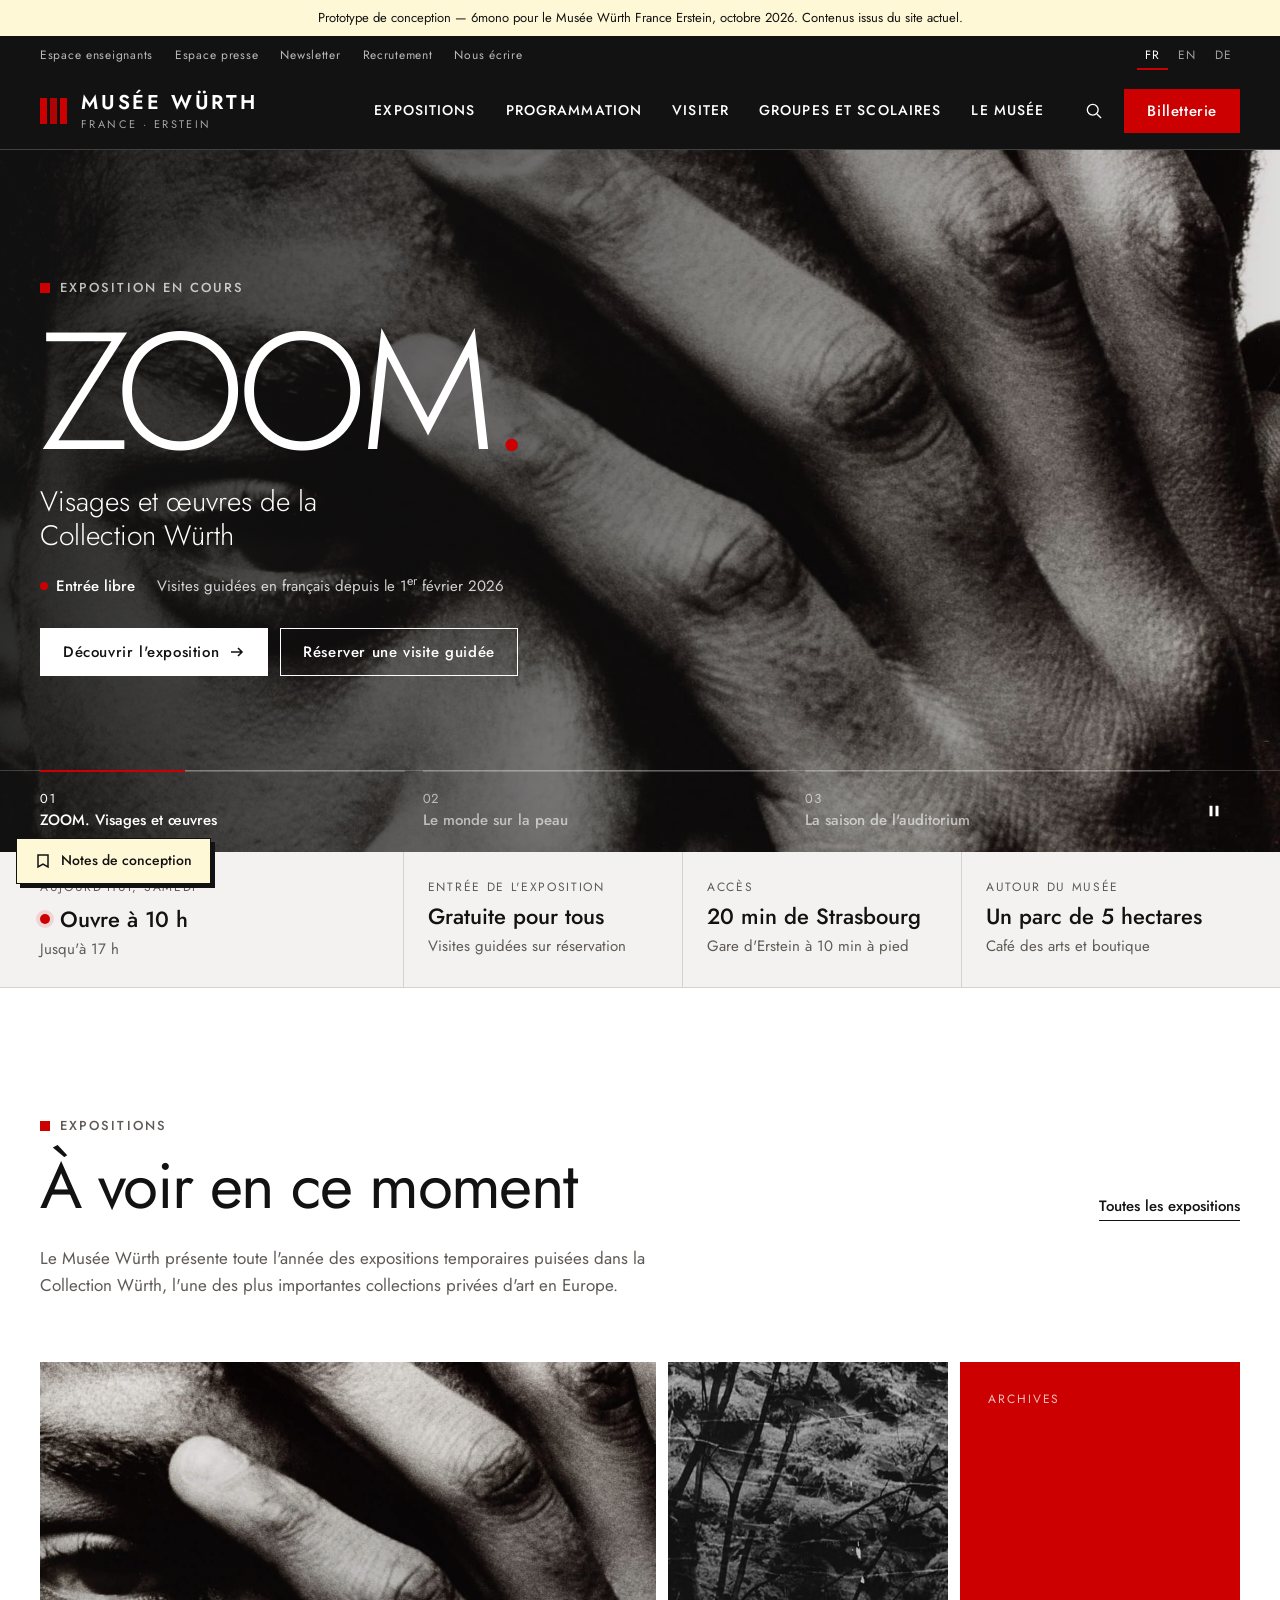
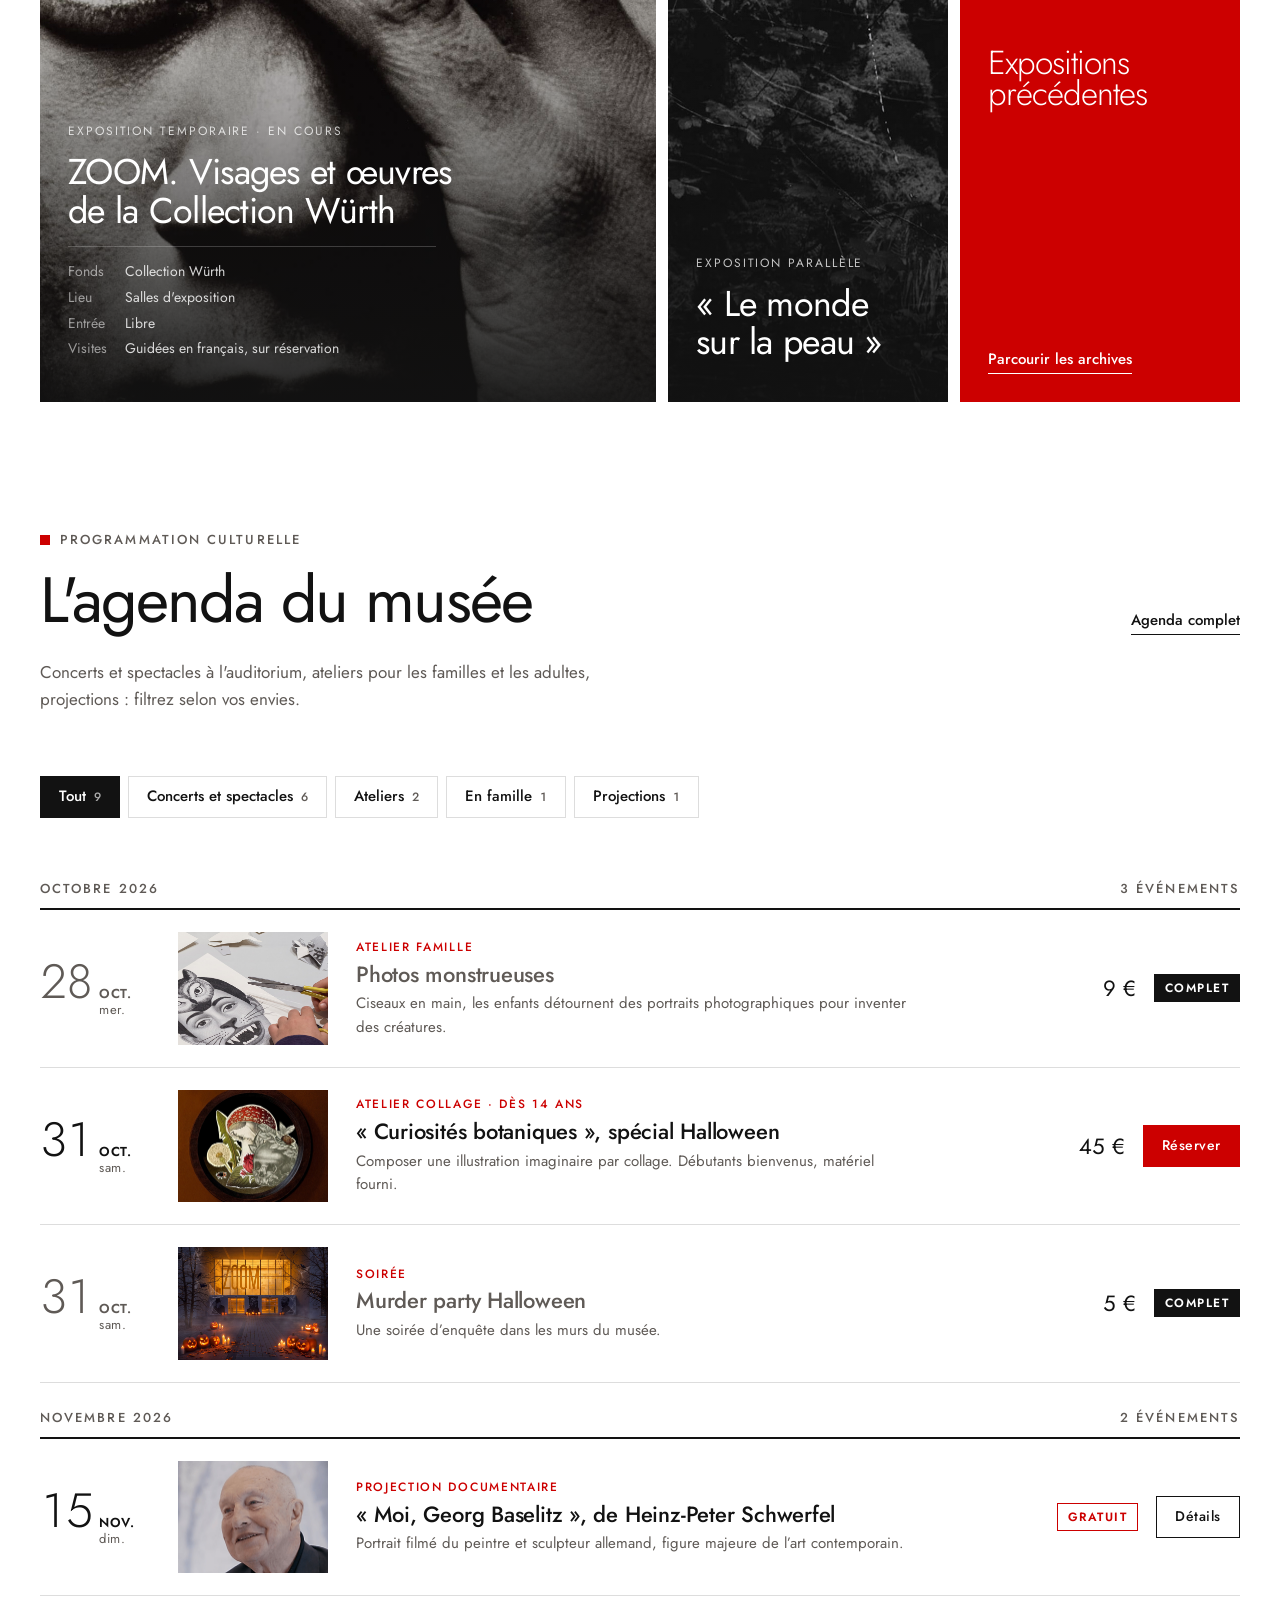
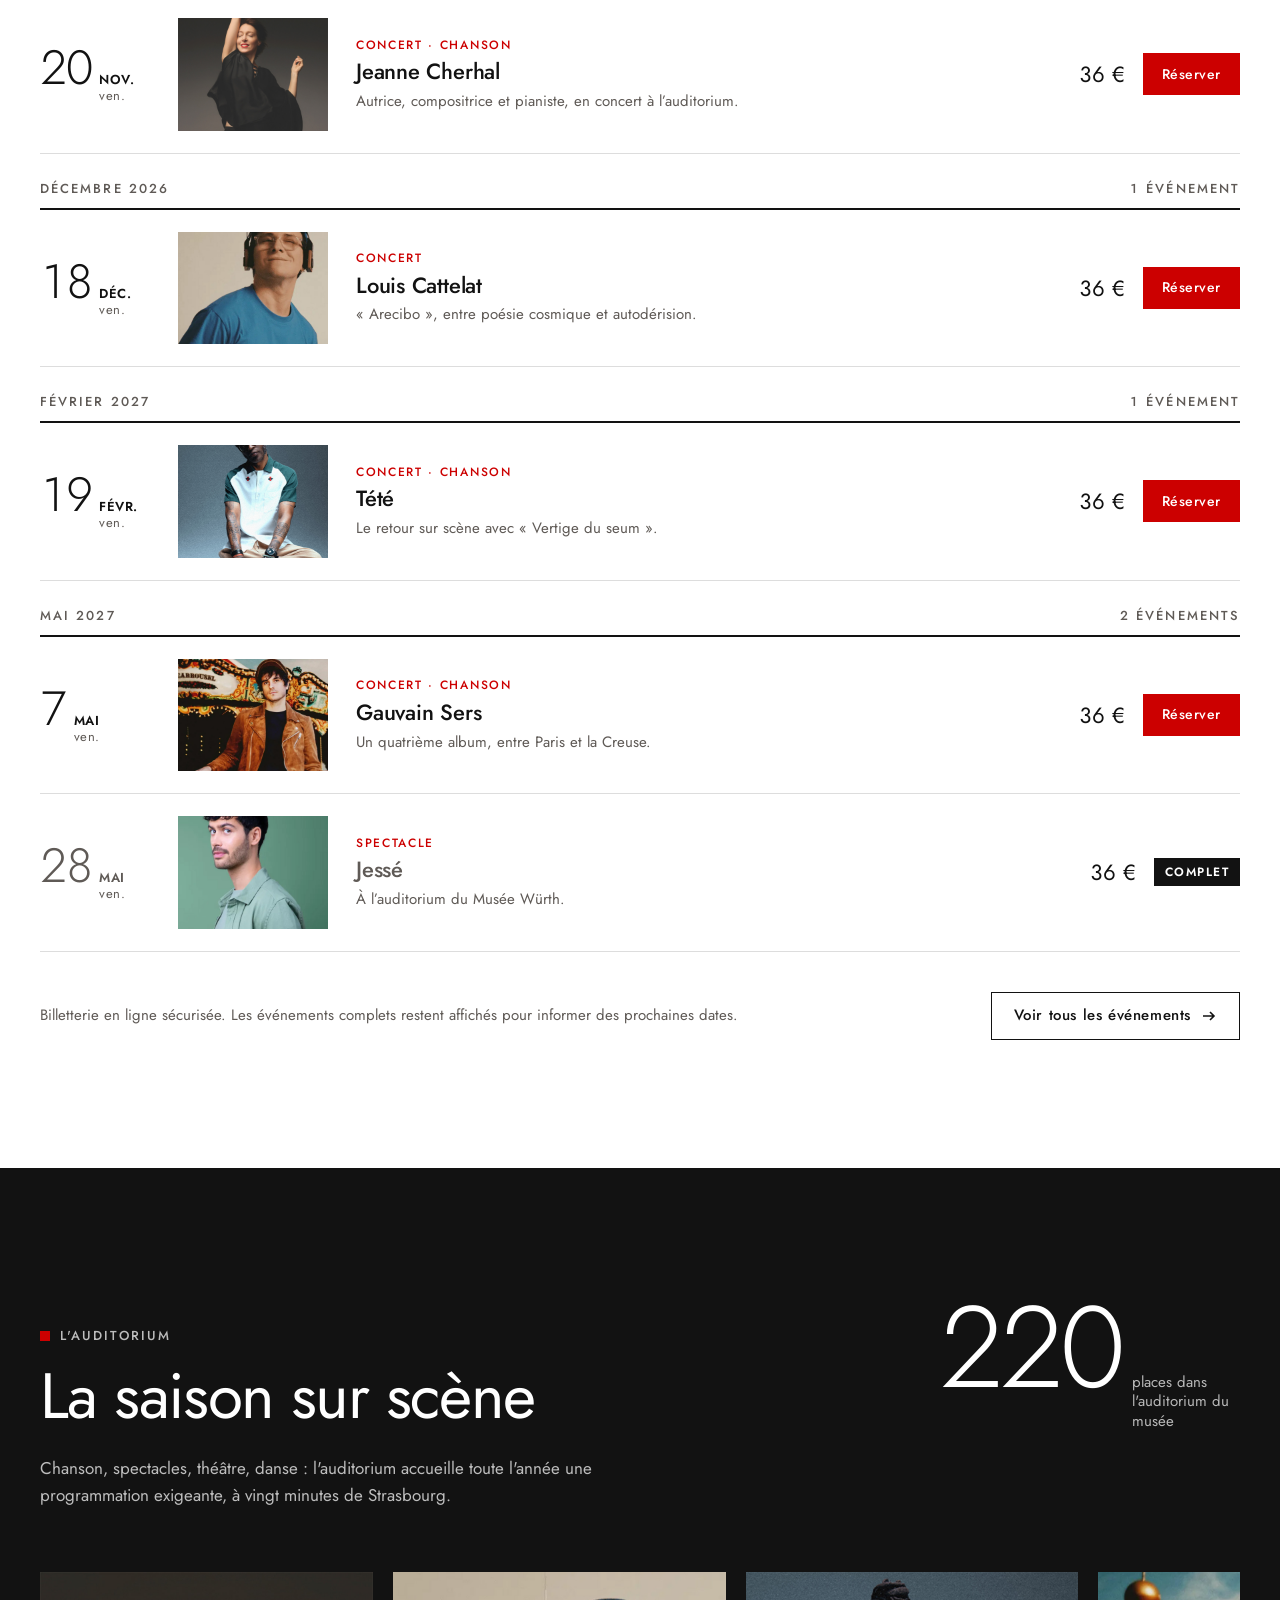
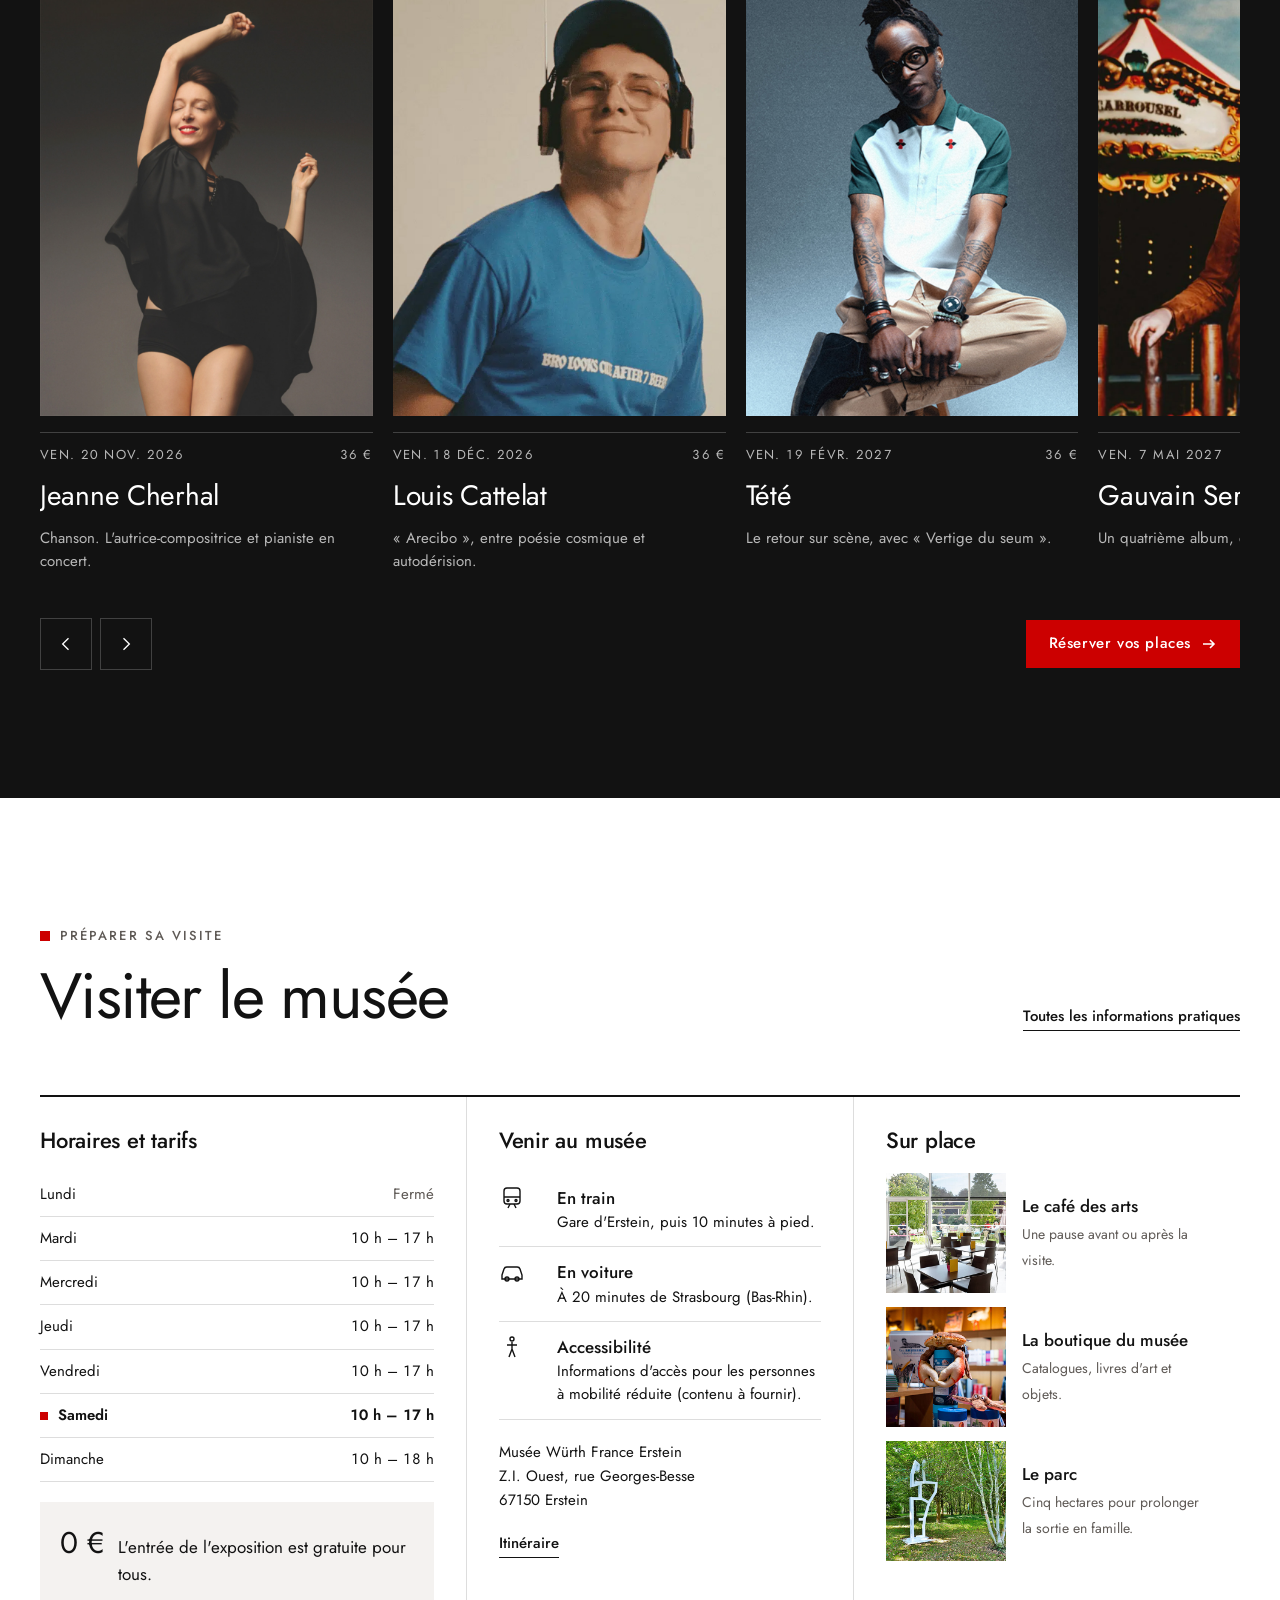
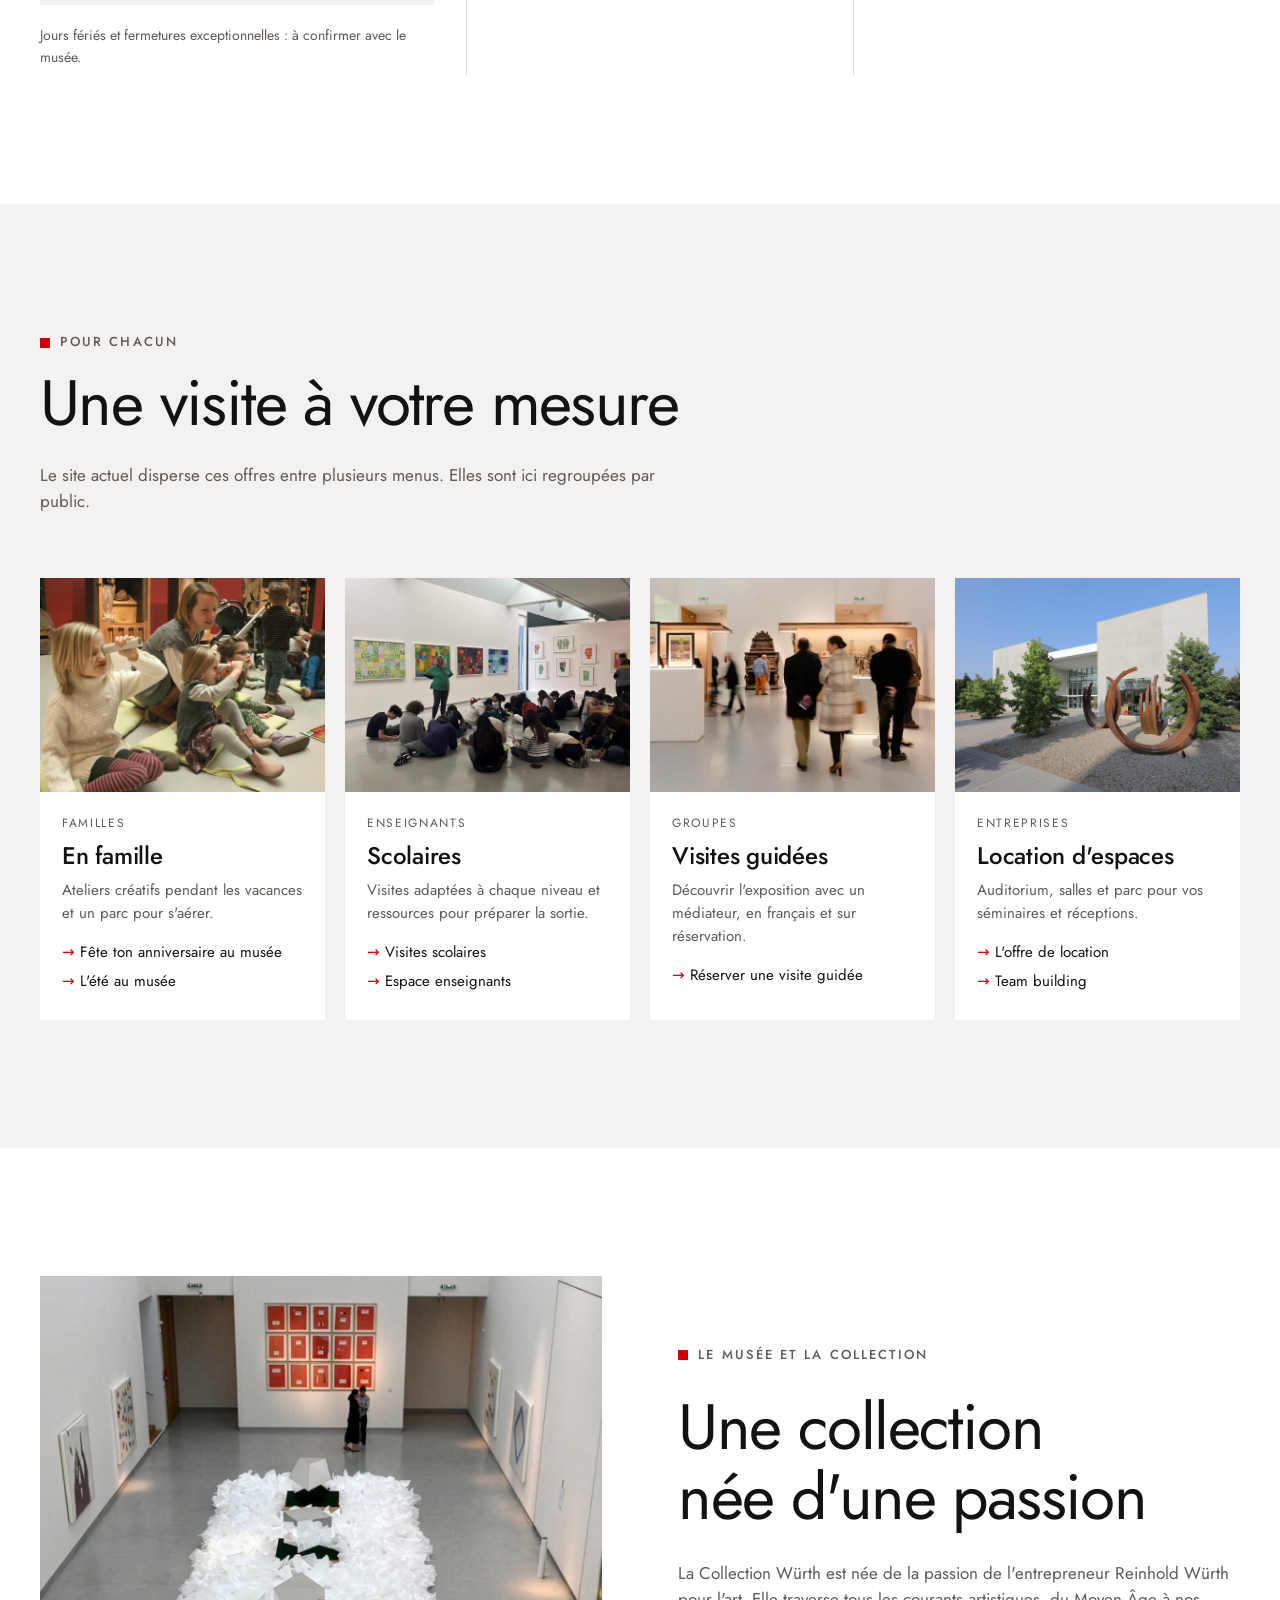
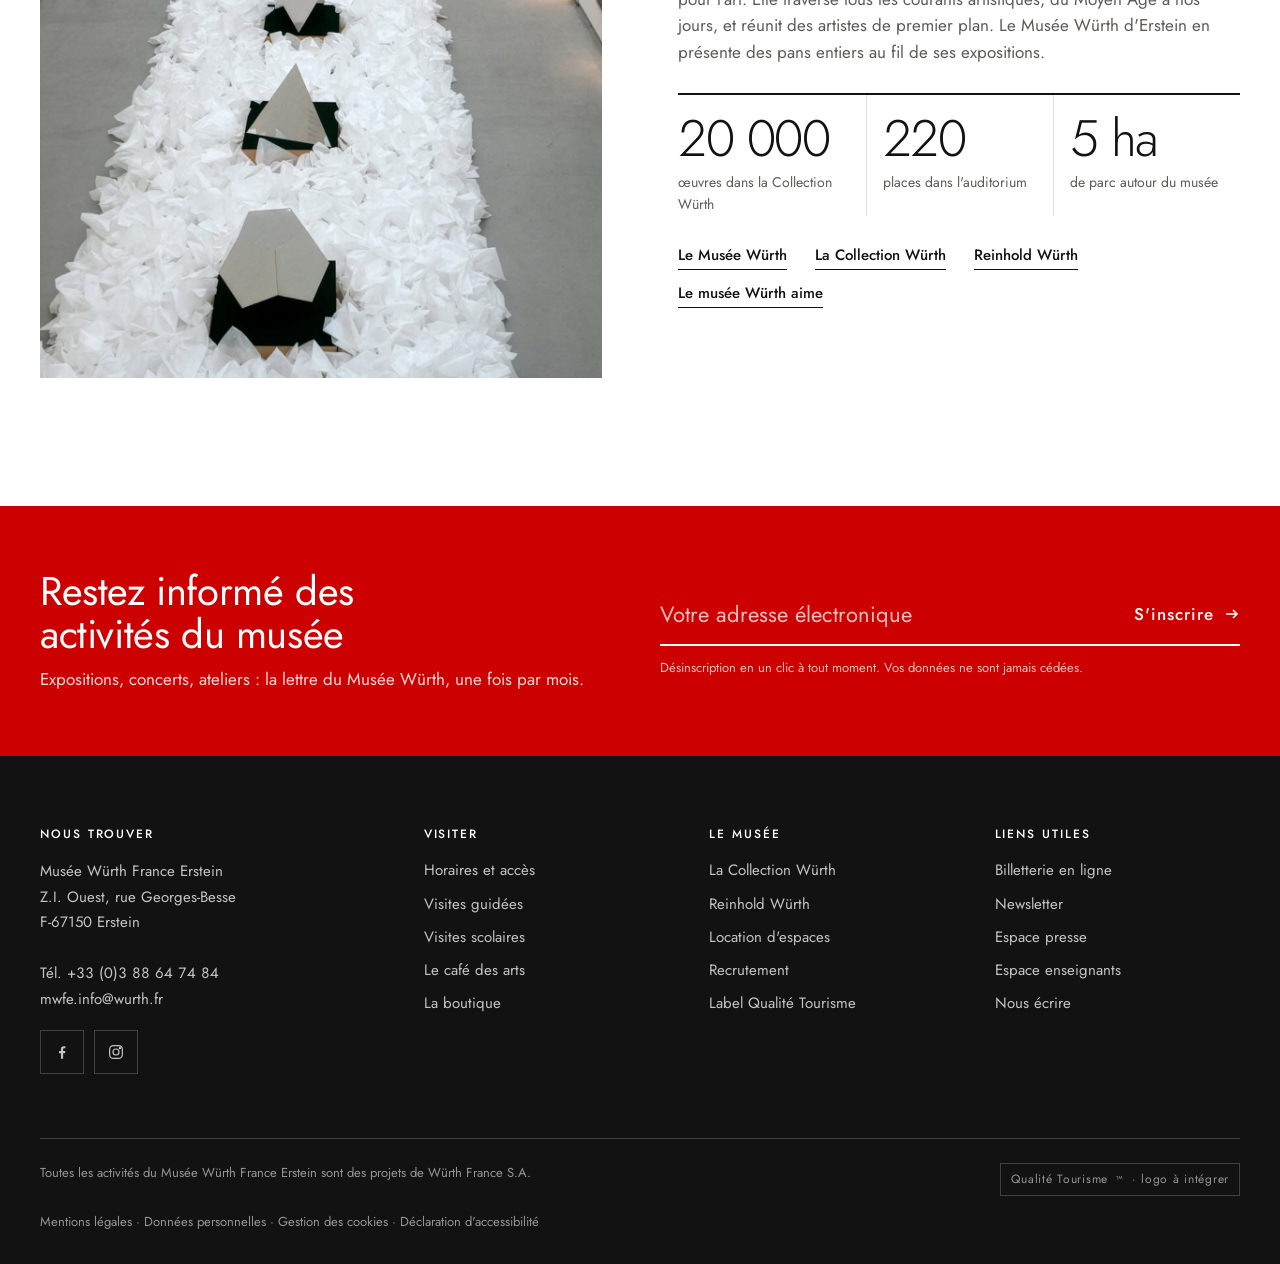
<file: index.html>
<!doctype html>
<html lang="fr">
<head>
<meta charset="utf-8">
<meta name="viewport" content="width=device-width, initial-scale=1, viewport-fit=cover">
<title>Prototype Musée Würth</title>
<meta name="robots" content="noindex, nofollow">
<meta name="description" content="Musée Würth France Erstein : expositions d'art moderne et contemporain, programmation de l'auditorium, informations pratiques. Prototype de refonte.">
<link rel="preconnect" href="https://fonts.googleapis.com">
<link rel="preconnect" href="https://fonts.gstatic.com" crossorigin>
<link rel="stylesheet" href="https://fonts.googleapis.com/css2?family=Jost:ital,wght@0,300;0,400;0,500;0,600;0,700;1,300;1,400&display=swap">
<link rel="alternate" hreflang="fr" href="index.html">
<link rel="alternate" hreflang="de" href="de/index.html">
<link rel="stylesheet" href="style.css">
</head>
<body class="page-home">

<p class="proto-flag">Prototype de conception — 6mono pour le Musée Würth France Erstein, octobre 2026. Contenus issus du site actuel.</p>

<!-- ============ EN-TÊTE ============ -->
<div class="util">
  <div class="wrap">
    <ul>
      <li><a href="#publics">Espace enseignants</a></li>
      <li><a href="#footer">Espace presse</a></li>
      <li><a href="#newsletter">Newsletter</a></li>
      <li><a href="#footer">Recrutement</a></li>
      <li><a href="#footer">Nous écrire</a></li>
    </ul>
    <div class="langs" role="group" aria-label="Langue du site">
      <button type="button" aria-pressed="true" lang="fr">FR</button>
      <button type="button" aria-pressed="false" lang="en" data-lang="English version">EN</button>
      <a href="de/index.html" lang="de" hreflang="de" title="Deutsche Startseite">DE</a>
    </div>
  </div>
</div>

<header class="hdr" id="top">
  <div class="wrap">
    <a class="brand" href="#top" aria-label="Musée Würth France Erstein, accueil">
      <span class="brand-mark" aria-hidden="true"><i></i><i></i><i></i></span>
      <span class="brand-txt"><b>MUSÉE WÜRTH</b><span>France · Erstein</span></span>
    </a>
    <nav class="nav" aria-label="Navigation principale">
      <a href="#expositions">Expositions</a>
      <a href="#programmation">Programmation</a>
      <a href="#visiter">Visiter</a>
      <a href="#publics">Groupes et scolaires</a>
      <a href="#collection">Le musée</a>
    </nav>
    <div class="hdr-tools">
      <button class="icon-btn" type="button" id="openSearch" aria-label="Rechercher">
        <svg viewBox="0 0 24 24" fill="none" stroke="currentColor" stroke-width="1.6"><circle cx="10.5" cy="10.5" r="6.5"/><path d="m15.5 15.5 5 5"/></svg>
      </button>
      <a class="btn btn--red" href="#programmation"><span>Billetterie</span></a>
      <button class="icon-btn burger" type="button" id="openMenu" aria-label="Ouvrir le menu" aria-expanded="false">
        <svg viewBox="0 0 24 24" fill="none" stroke="currentColor" stroke-width="1.6"><path d="M3 7h18M3 12h18M3 17h18"/></svg>
      </button>
    </div>
  </div>
</header>

<div class="drawer" id="drawer" hidden>
  <div class="drawer-top">
    <span class="brand-txt"><b>MUSÉE WÜRTH</b><span>France · Erstein</span></span>
    <button class="icon-btn" type="button" id="closeMenu" aria-label="Fermer le menu"><svg viewBox="0 0 24 24" fill="none" stroke="currentColor" stroke-width="1.6"><path d="M5 5l14 14M19 5 5 19"/></svg></button>
  </div>
  <nav aria-label="Navigation mobile">
    <a href="#expositions">Expositions</a>
    <a href="#programmation">Programmation</a>
    <a href="#visiter">Visiter</a>
    <a href="#publics">Groupes et scolaires</a>
    <a href="#collection">Le musée</a>
    <a href="#publics">Location d'espaces</a>
  </nav>
  <a class="btn btn--red" href="#programmation">Billetterie</a>
</div>

<div class="search" id="search" hidden role="dialog" aria-modal="true" aria-label="Recherche">
  <button class="icon-btn close" type="button" id="closeSearch" aria-label="Fermer la recherche"><svg viewBox="0 0 24 24" fill="none" stroke="currentColor" stroke-width="1.6"><path d="M5 5l14 14M19 5 5 19"/></svg></button>
  <form id="searchForm">
    <label for="q">Rechercher sur le site</label>
    <input id="q" type="search" placeholder="Une exposition, un artiste, un concert…" autocomplete="off">
    <div class="sugg" aria-label="Recherches fréquentes">
      <a href="#visiter">Horaires</a><a href="#expositions">ZOOM</a><a href="#programmation">Concerts</a><a href="#publics">Anniversaire au musée</a><a href="#visiter">Venir en train</a><a href="#publics">Visites scolaires</a>
    </div>
  </form>
</div>

<main>
<!-- ============ HERO ============ -->
<section class="hero inv" aria-roledescription="carrousel" aria-label="À la une">
  <div class="slides">
    <article class="slide on" id="slide-0" aria-roledescription="diapositive" aria-label="1 sur 3">
      <div class="ph dark" data-src="assets/hero-zoom.jpg" data-label="ZOOM — vue de salle, 2400 × 1400 px"></div>
      <div class="wrap slide-body">
        <p class="eyebrow stag">Exposition en cours</p>
        <h1 class="stag">ZOOM<em>.</em></h1>
        <p class="sub stag">Visages et œuvres de la Collection Würth</p>
        <p class="meta stag"><span class="free">Entrée libre</span><span>Visites guidées en français depuis le 1<sup>er</sup>&nbsp;février 2026</span></p>
        <div class="ctas stag">
          <a class="btn btn--light" href="exposition-zoom.html">Découvrir l'exposition <svg viewBox="0 0 16 16" fill="none" stroke="currentColor" stroke-width="1.6"><path d="M2 8h11M9 4l4 4-4 4"/></svg></a>
          <a class="btn btn--ghost" href="exposition-zoom.html#visites">Réserver une visite guidée</a>
        </div>
      </div>
    </article>
    <article class="slide" id="slide-1" aria-roledescription="diapositive" aria-label="2 sur 3">
      <div class="ph dark" data-src="assets/hero-bonnefoi.jpg" data-label="Camille Bonnefoi — œuvre, 2400 × 1400 px"></div>
      <div class="wrap slide-body">
        <p class="eyebrow stag">Exposition parallèle</p>
        <h2 class="stag">Le monde sur la peau<em>.</em></h2>
        <p class="sub stag">Camille Bonnefoi</p>
        <p class="meta stag"><span class="free">Entrée libre</span><span>Au Musée Würth, en regard de l'exposition ZOOM</span></p>
        <div class="ctas stag"><a class="btn btn--light" href="#expositions">Voir l'exposition <svg viewBox="0 0 16 16" fill="none" stroke="currentColor" stroke-width="1.6"><path d="M2 8h11M9 4l4 4-4 4"/></svg></a></div>
      </div>
    </article>
    <article class="slide" id="slide-2" aria-roledescription="diapositive" aria-label="3 sur 3">
      <div class="ph dark" data-src="assets/hero-auditorium.jpg" data-label="Auditorium — concert, 2400 × 1400 px"></div>
      <div class="wrap slide-body">
        <p class="eyebrow stag">Auditorium · saison 2026-2027</p>
        <h2 class="stag">Sur scène<em>.</em></h2>
        <p class="sub stag">Jeanne Cherhal, Louis Cattelat, Tété, Gauvain Sers, Jessé</p>
        <p class="meta stag"><span>220&nbsp;places</span><span>À partir de 36&nbsp;€</span></p>
        <div class="ctas stag"><a class="btn btn--red" href="#auditorium">Voir la saison <svg viewBox="0 0 16 16" fill="none" stroke="currentColor" stroke-width="1.6"><path d="M2 8h11M9 4l4 4-4 4"/></svg></a></div>
      </div>
    </article>
  </div>
  <div class="hero-ctrl">
    <div class="wrap" role="tablist" aria-label="Choisir une diapositive">
      <button class="hero-tab" role="tab" aria-selected="true" aria-controls="slide-0"><i></i><span class="num">01</span><b>ZOOM. Visages et œuvres</b></button>
      <button class="hero-tab" role="tab" aria-selected="false" aria-controls="slide-1"><i></i><span class="num">02</span><b>Le monde sur la peau</b></button>
      <button class="hero-tab" role="tab" aria-selected="false" aria-controls="slide-2"><i></i><span class="num">03</span><b>La saison de l'auditorium</b></button>
      <button class="hero-pause" type="button" id="heroPause" aria-label="Mettre en pause le défilement">
        <svg viewBox="0 0 24 24" fill="currentColor" id="icoPause"><rect x="6" y="5" width="4" height="14"/><rect x="14" y="5" width="4" height="14"/></svg>
      </button>
    </div>
  </div>
  <aside class="note"><b><i>1</i>À la une</b><p>Le carrousel n'affiche que trois sujets, chacun avec un seul appel à l'action principal. Défilement automatique avec bouton pause (exigence RGAA) et onglets titrés : l'internaute sait ce qui va suivre.</p><p>Le titre très grand, en Jost Light, fait de la typographie le visuel de marque quand la photo est faible ou absente.</p><span class="el">Elementor Pro : widget « Slides » ou « Loop Carousel » alimenté par le type de contenu « Expositions ».</span></aside>
</section>

<!-- ============ AUJOURD'HUI ============ -->
<section class="today" aria-label="Informations du jour">
  <div class="wrap">
    <div class="today-item">
      <small id="todayLabel">Aujourd'hui</small>
      <strong><span class="status" id="todayStatus">Ouvert de 10&nbsp;h à 17&nbsp;h</span></strong>
      <p id="todayNext">Fermé le lundi</p>
    </div>
    <div class="today-item"><small>Entrée de l'exposition</small><strong>Gratuite pour tous</strong><p>Visites guidées sur réservation</p></div>
    <div class="today-item"><small>Accès</small><strong>20&nbsp;min de Strasbourg</strong><p>Gare d'Erstein à 10&nbsp;min à pied</p></div>
    <div class="today-item"><small>Autour du musée</small><strong>Un parc de 5&nbsp;hectares</strong><p>Café des arts et boutique</p></div>
  </div>
  <aside class="note left up"><b><i>2</i>Réponse immédiate</b><p>Les trois questions les plus posées (ouvert ? combien ? comment venir ?) trouvent leur réponse sans clic. Le statut est calculé selon le jour et l'heure de Paris.</p><span class="el">Elementor : conteneur + widget HTML court (script horaires) ou champ ACF « horaires ».</span></aside>
</section>

<!-- ============ EXPOSITIONS ============ -->
<section class="sec" id="expositions">
  <div class="wrap">
    <div class="sec-head">
      <div><p class="eyebrow">Expositions</p><h2>À voir en ce moment</h2></div>
      <a class="link" href="#expositions">Toutes les expositions</a>
      <p class="lead">Le Musée Würth présente toute l'année des expositions temporaires puisées dans la Collection Würth, l'une des plus importantes collections privées d'art en Europe.</p>
    </div>
    <div class="expo-panels">
      <a class="panel main" href="exposition-zoom.html">
        <div class="ph dark" data-src="assets/expo-zoom.jpg" data-label="ZOOM — œuvre phare, 1600 × 1200 px"></div>
        <div class="panel-body">
          <span class="kicker">Exposition temporaire · en cours</span>
          <h3>ZOOM. Visages et œuvres de la Collection Würth</h3>
          <div class="more">
            <dl class="cartel">
              <dt>Fonds</dt><dd>Collection Würth</dd>
              <dt>Lieu</dt><dd>Salles d'exposition</dd>
              <dt>Entrée</dt><dd>Libre</dd>
              <dt>Visites</dt><dd>Guidées en français, sur réservation</dd>
            </dl>
          </div>
        </div>
      </a>
      <a class="panel" href="#expositions">
        <div class="ph dark" data-src="assets/expo-bonnefoi.jpg" data-label="Camille Bonnefoi, 1200 × 1200 px"></div>
        <div class="panel-body">
          <span class="kicker">Exposition parallèle</span>
          <h3>« Le monde sur la peau »</h3>
          <div class="more">
            <dl class="cartel">
              <dt>Artiste</dt><dd>Camille Bonnefoi</dd>
              <dt>Entrée</dt><dd>Libre</dd>
            </dl>
          </div>
        </div>
      </a>
      <a class="panel past" href="#expositions">
        <div class="panel-body">
          <span class="kicker">Archives</span>
          <p class="big">Expositions précédentes</p>
          <span class="link" style="color:#fff;align-self:flex-start">Parcourir les archives</span>
        </div>
      </a>
    </div>
  </div>
  <aside class="note"><b><i>3</i>Panneaux extensibles</b><p>Au survol, le panneau visé s'agrandit et révèle son cartel (fonds, lieu, entrée, visites). Le vocabulaire du musée — le cartel — devient le composant d'interface récurrent du site.</p><p>Sur mobile, les panneaux s'empilent et le cartel reste visible.</p><span class="el">Elementor Pro : « Loop Grid » sur le type « Expositions » + gabarit de boucle ; animation en CSS personnalisé.</span></aside>
</section>

<!-- ============ PROGRAMMATION ============ -->
<section class="sec prog" id="programmation" style="padding-top:0">
  <div class="wrap">
    <div class="sec-head">
      <div><p class="eyebrow">Programmation culturelle</p><h2>L'agenda du musée</h2></div>
      <a class="link" href="#programmation">Agenda complet</a>
      <p class="lead">Concerts et spectacles à l'auditorium, ateliers pour les familles et les adultes, projections : filtrez selon vos envies.</p>
    </div>
    <div class="filters" role="group" aria-label="Filtrer l'agenda">
      <button class="chip" type="button" data-f="all" aria-pressed="true">Tout <span class="num" data-count="all"></span></button>
      <button class="chip" type="button" data-f="scene" aria-pressed="false">Concerts et spectacles <span class="num" data-count="scene"></span></button>
      <button class="chip" type="button" data-f="atelier" aria-pressed="false">Ateliers <span class="num" data-count="atelier"></span></button>
      <button class="chip" type="button" data-f="famille" aria-pressed="false">En famille <span class="num" data-count="famille"></span></button>
      <button class="chip" type="button" data-f="projection" aria-pressed="false">Projections <span class="num" data-count="projection"></span></button>
    </div>
    <div id="agenda" aria-live="polite"></div>
    <div class="prog-foot">
      <p>Billetterie en ligne sécurisée. Les événements complets restent affichés pour informer des prochaines dates.</p>
      <a class="btn btn--ghost" href="#programmation">Voir tous les événements <svg viewBox="0 0 16 16" fill="none" stroke="currentColor" stroke-width="1.6"><path d="M2 8h11M9 4l4 4-4 4"/></svg></a>
    </div>
  </div>
  <aside class="note"><b><i>4</i>Agenda filtrable</b><p>Le site actuel liste les événements sans distinction. Ici, filtres par nature, regroupement par mois, date lisible d'un coup d'œil, prix et statut « complet » visibles avant le clic.</p><span class="el">The Events Calendar (déjà en place) conservé ; affichage via « Loop Grid » + widget « Taxonomy Filter » d'Elementor Pro sur la catégorie d'événement.</span></aside>
</section>

<!-- ============ AUDITORIUM ============ -->
<section class="sec audi inv" id="auditorium">
  <div class="wrap" data-rail>
    <div class="sec-head">
      <div><p class="eyebrow">L'auditorium</p><h2>La saison sur scène</h2></div>
      <div class="audi-figure"><b>220</b><span>places dans l'auditorium du musée</span></div>
      <p class="lead">Chanson, spectacles, théâtre, danse : l'auditorium accueille toute l'année une programmation exigeante, à vingt minutes de Strasbourg.</p>
    </div>
    <div class="rail" id="rail" tabindex="0" aria-label="Spectacles de la saison">
      <a class="show" href="evenement-jeanne-cherhal.html"><div class="ph dark" data-src="assets/show-cherhal.jpg" data-label="Portrait artiste 900 × 1200"></div><div class="show-date num"><span>Ven. 20 nov. 2026</span><span>36&nbsp;€</span></div><h3>Jeanne Cherhal</h3><p>Chanson. L'autrice-compositrice et pianiste en concert.</p></a>
      <a class="show" href="#programmation"><div class="ph dark" data-src="assets/show-cattelat.jpg" data-label="Portrait artiste 900 × 1200"></div><div class="show-date num"><span>Ven. 18 déc. 2026</span><span>36&nbsp;€</span></div><h3>Louis Cattelat</h3><p>« Arecibo », entre poésie cosmique et autodérision.</p></a>
      <a class="show" href="#programmation"><div class="ph dark" data-src="assets/show-tete.jpg" data-label="Portrait artiste 900 × 1200"></div><div class="show-date num"><span>Ven. 19 févr. 2027</span><span>36&nbsp;€</span></div><h3>Tété</h3><p>Le retour sur scène, avec « Vertige du seum ».</p></a>
      <a class="show" href="#programmation"><div class="ph dark" data-src="assets/show-sers.jpg" data-label="Portrait artiste 900 × 1200"></div><div class="show-date num"><span>Ven. 7 mai 2027</span><span>36&nbsp;€</span></div><h3>Gauvain Sers</h3><p>Un quatrième album, entre Paris et la Creuse.</p></a>
      <a class="show" href="#programmation"><div class="ph dark" data-src="assets/show-jesse.jpg" data-label="Portrait artiste 900 × 1200"></div><div class="show-date num"><span>Ven. 28 mai 2027</span><span class="full">Complet</span></div><h3>Jessé</h3><p>Spectacle.</p></a>
    </div>
    <div class="prog-foot">
      <div class="rail-ctrl">
        <button type="button" data-rail-prev aria-label="Spectacles précédents"><svg viewBox="0 0 24 24" fill="none" stroke="currentColor" stroke-width="1.6"><path d="M15 5l-7 7 7 7"/></svg></button>
        <button type="button" data-rail-next aria-label="Spectacles suivants"><svg viewBox="0 0 24 24" fill="none" stroke="currentColor" stroke-width="1.6"><path d="M9 5l7 7-7 7"/></svg></button>
      </div>
      <a class="btn btn--red" href="#programmation">Réserver vos places <svg viewBox="0 0 16 16" fill="none" stroke="currentColor" stroke-width="1.6"><path d="M2 8h11M9 4l4 4-4 4"/></svg></a>
    </div>
  </div>
  <aside class="note"><b><i>5</i>L'auditorium, deuxième pilier</b><p>Le musée est aussi une salle de spectacle : elle mérite sa vitrine, sur fond noir, comme une salle qui s'éteint. Format affiche 3:4, compatible avec les visuels fournis par les tourneurs.</p><span class="el">Elementor Pro : « Loop Carousel » filtré sur la catégorie « Concerts et spectacles ».</span></aside>
</section>

<!-- ============ VISITER ============ -->
<section class="sec" id="visiter">
  <div class="wrap">
    <div class="sec-head">
      <div><p class="eyebrow">Préparer sa visite</p><h2>Visiter le musée</h2></div>
      <a class="link" href="#visiter">Toutes les informations pratiques</a>
    </div>
    <div class="visit-grid">
      <div class="visit-col">
        <h3>Horaires et tarifs</h3>
        <table class="hours" aria-label="Horaires d'ouverture">
          <tbody id="hoursBody">
            <tr data-d="1" class="off"><th scope="row">Lundi</th><td>Fermé</td></tr>
            <tr data-d="2"><th scope="row">Mardi</th><td>10 h – 17 h</td></tr>
            <tr data-d="3"><th scope="row">Mercredi</th><td>10 h – 17 h</td></tr>
            <tr data-d="4"><th scope="row">Jeudi</th><td>10 h – 17 h</td></tr>
            <tr data-d="5"><th scope="row">Vendredi</th><td>10 h – 17 h</td></tr>
            <tr data-d="6"><th scope="row">Samedi</th><td>10 h – 17 h</td></tr>
            <tr data-d="0"><th scope="row">Dimanche</th><td>10 h – 18 h</td></tr>
          </tbody>
        </table>
        <div class="price-box"><b>0&nbsp;€</b><span>L'entrée de l'exposition est gratuite pour tous.</span></div>
        <p class="fine">Jours fériés et fermetures exceptionnelles : à confirmer avec le musée.</p>
      </div>
      <div class="visit-col">
        <h3>Venir au musée</h3>
        <ul class="access">
          <li><svg viewBox="0 0 26 26" fill="none" stroke="currentColor" stroke-width="1.4"><rect x="5" y="3" width="16" height="16" rx="3"/><path d="M5 12h16M9 23l2-4M17 23l-2-4"/><circle cx="9" cy="15.5" r="1"/><circle cx="17" cy="15.5" r="1"/></svg><div><strong>En train</strong>Gare d'Erstein, puis 10&nbsp;minutes à pied.</div></li>
          <li><svg viewBox="0 0 26 26" fill="none" stroke="currentColor" stroke-width="1.4"><path d="M3 16l2-6a3 3 0 0 1 3-2h10a3 3 0 0 1 3 2l2 6v4H3z"/><circle cx="8" cy="20" r="2"/><circle cx="18" cy="20" r="2"/></svg><div><strong>En voiture</strong>À 20&nbsp;minutes de Strasbourg (Bas-Rhin).</div></li>
          <li><svg viewBox="0 0 26 26" fill="none" stroke="currentColor" stroke-width="1.4"><circle cx="13" cy="5" r="2"/><path d="M13 8v7M8 11h10M10 23l3-8 3 8"/></svg><div><strong>Accessibilité</strong>Informations d'accès pour les personnes à mobilité réduite (contenu à fournir).</div></li>
        </ul>
        <address class="address">Musée Würth France Erstein<br>Z.I. Ouest, rue Georges-Besse<br>67150 Erstein</address>
        <a class="link" href="#visiter" style="align-self:flex-start">Itinéraire</a>
      </div>
      <div class="visit-col">
        <h3>Sur place</h3>
        <div class="onsite">
          <a href="#visiter"><div class="ph" data-src="assets/cafe.jpg" data-label="café"></div><div><strong>Le café des arts</strong><span>Une pause avant ou après la visite.</span></div></a>
          <a href="#visiter"><div class="ph" data-src="assets/boutique.jpg" data-label="boutique"></div><div><strong>La boutique du musée</strong><span>Catalogues, livres d'art et objets.</span></div></a>
          <a href="#visiter"><div class="ph" data-src="assets/parc.jpg" data-label="parc"></div><div><strong>Le parc</strong><span>Cinq hectares pour prolonger la sortie en famille.</span></div></a>
        </div>
      </div>
    </div>
  </div>
  <aside class="note"><b><i>6</i>Visiter en un écran</b><p>Horaires, tarif, accès et services réunis. La ligne du jour est mise en évidence dans le tableau. Les horaires restent du texte (pas une image) : lisibles par les lecteurs d'écran et par Google.</p><span class="el">Elementor : conteneurs en grille, widget « Icon List » ; horaires en champs ACF réutilisés dans l'en-tête et le pied de page.</span></aside>
</section>

<!-- ============ PUBLICS ============ -->
<section class="sec publics" id="publics">
  <div class="wrap">
    <div class="sec-head">
      <div><p class="eyebrow">Pour chacun</p><h2>Une visite à votre mesure</h2></div>
      <p class="lead">Le site actuel disperse ces offres entre plusieurs menus. Elles sont ici regroupées par public.</p>
    </div>
    <div class="pub-grid">
      <a class="pub" href="#publics"><div class="ph" data-src="assets/pub-familles.jpg" data-label="atelier enfants"></div><div class="pub-body"><small>Familles</small><h3>En famille</h3><p>Ateliers créatifs pendant les vacances et un parc pour s'aérer.</p><ul><li>Fête ton anniversaire au musée</li><li>L'été au musée</li></ul></div></a>
      <a class="pub" href="#publics"><div class="ph" data-src="assets/pub-scolaires.jpg" data-label="classe en visite"></div><div class="pub-body"><small>Enseignants</small><h3>Scolaires</h3><p>Visites adaptées à chaque niveau et ressources pour préparer la sortie.</p><ul><li>Visites scolaires</li><li>Espace enseignants</li></ul></div></a>
      <a class="pub" href="#publics"><div class="ph" data-src="assets/pub-groupes.jpg" data-label="visite guidée"></div><div class="pub-body"><small>Groupes</small><h3>Visites guidées</h3><p>Découvrir l'exposition avec un médiateur, en français et sur réservation.</p><ul><li>Réserver une visite guidée</li></ul></div></a>
      <a class="pub" href="#publics"><div class="ph" data-src="assets/pub-entreprises.jpg" data-label="auditorium, réception"></div><div class="pub-body"><small>Entreprises</small><h3>Location d'espaces</h3><p>Auditorium, salles et parc pour vos séminaires et réceptions.</p><ul><li>L'offre de location</li><li>Team building</li></ul></div></a>
    </div>
  </div>
  <aside class="note"><b><i>7</i>Entrée par public</b><p>Familles, enseignants, groupes, entreprises : chaque public trouve sa porte d'entrée. L'offre de location, source de revenus, gagne en visibilité.</p><span class="el">Elementor : 4 widgets « Call to Action » ou une « Loop Grid » sur des pages enfants.</span></aside>
</section>

<!-- ============ COLLECTION ============ -->
<section class="sec" id="collection">
  <div class="wrap coll-grid">
    <div class="ph" data-src="assets/collection.jpg" data-label="œuvre de la Collection Würth, 1200 × 1500 px"></div>
    <div class="coll-text">
      <p class="eyebrow">Le musée et la collection</p>
      <h2>Une collection née d'une passion</h2>
      <p>La Collection Würth est née de la passion de l'entrepreneur Reinhold Würth pour l'art. Elle traverse tous les courants artistiques, du Moyen Âge à nos jours, et réunit des artistes de premier plan. Le Musée Würth d'Erstein en présente des pans entiers au fil de ses expositions.</p>
      <div class="figures">
        <div><b>20&nbsp;000</b><span>œuvres dans la Collection Würth</span></div>
        <div><b>220</b><span>places dans l'auditorium</span></div>
        <div><b>5&nbsp;ha</b><span>de parc autour du musée</span></div>
      </div>
      <div class="coll-links">
        <a class="link" href="#collection">Le Musée Würth</a>
        <a class="link" href="#collection">La Collection Würth</a>
        <a class="link" href="#collection">Reinhold Würth</a>
        <a class="link" href="#collection">Le musée Würth aime</a>
      </div>
    </div>
  </div>
  <aside class="note left"><b><i>8</i>Le récit institutionnel</b><p>Trois chiffres vérifiables, issus du site actuel, posent le standing de l'institution sans discours superflu.</p><span class="el">Elementor : widget « Counter » (animation au défilement, valeur finale lisible sans JavaScript).</span></aside>
</section>

<!-- ============ NEWSLETTER ============ -->
<section class="news" id="newsletter" aria-label="Newsletter">
  <div class="wrap">
    <div>
      <h2>Restez informé des activités du musée</h2>
      <p>Expositions, concerts, ateliers : la lettre du Musée Würth, une fois par mois.</p>
    </div>
    <div>
      <form id="newsForm" novalidate>
        <label class="sr" for="email">Adresse électronique</label>
        <input id="email" type="email" placeholder="Votre adresse électronique" autocomplete="email" required>
        <button type="submit">S'inscrire <svg width="16" height="16" viewBox="0 0 16 16" fill="none" stroke="currentColor" stroke-width="1.6"><path d="M2 8h11M9 4l4 4-4 4"/></svg></button>
      </form>
      <p class="ok" id="newsMsg" aria-live="polite"></p>
      <p class="consent">Désinscription en un clic à tout moment. Vos données ne sont jamais cédées.</p>
    </div>
  </div>
</section>
</main>

<!-- ============ PIED DE PAGE ============ -->
<footer class="foot" id="footer">
  <div class="wrap">
    <div class="foot-grid">
      <div>
        <h4>Nous trouver</h4>
        <address>Musée Würth France Erstein<br>Z.I. Ouest, rue Georges-Besse<br>F-67150 Erstein<br><br>Tél. <span class="num">+33 (0)3 88 64 74 84</span><br>mwfe.info@wurth.fr</address>
        <div class="social">
          <a href="https://www.facebook.com/museewurth/" aria-label="Facebook"><svg viewBox="0 0 24 24" fill="currentColor"><path d="M13.5 21v-7.5h2.5l.4-3h-2.9V8.6c0-.9.3-1.5 1.5-1.5h1.5V4.4a20 20 0 0 0-2.2-.1c-2.2 0-3.7 1.3-3.7 3.8v2.4H8v3h2.6V21z"/></svg></a>
          <a href="https://www.instagram.com/museewurth/" aria-label="Instagram"><svg viewBox="0 0 24 24" fill="none" stroke="currentColor" stroke-width="1.6"><rect x="3.5" y="3.5" width="17" height="17" rx="5"/><circle cx="12" cy="12" r="4"/><circle cx="17.2" cy="6.8" r=".8" fill="currentColor"/></svg></a>
        </div>
      </div>
      <div>
        <h4>Visiter</h4>
        <ul><li><a href="#visiter">Horaires et accès</a></li><li><a href="#publics">Visites guidées</a></li><li><a href="#publics">Visites scolaires</a></li><li><a href="#visiter">Le café des arts</a></li><li><a href="#visiter">La boutique</a></li></ul>
      </div>
      <div>
        <h4>Le musée</h4>
        <ul><li><a href="#collection">La Collection Würth</a></li><li><a href="#collection">Reinhold Würth</a></li><li><a href="#publics">Location d'espaces</a></li><li><a href="#footer">Recrutement</a></li><li><a href="#footer">Label Qualité Tourisme</a></li></ul>
      </div>
      <div>
        <h4>Liens utiles</h4>
        <ul><li><a href="#programmation">Billetterie en ligne</a></li><li><a href="#newsletter">Newsletter</a></li><li><a href="#footer">Espace presse</a></li><li><a href="#publics">Espace enseignants</a></li><li><a href="#footer">Nous écrire</a></li></ul>
      </div>
    </div>
    <div class="foot-bottom">
      <span>Toutes les activités du Musée Würth France Erstein sont des projets de Würth France S.A.</span>
      <span class="label-qt">Qualité Tourisme<sup>™</sup> · logo à intégrer</span>
      <span><a href="#footer">Mentions légales</a> · <a href="#footer">Données personnelles</a> · <a href="#footer">Gestion des cookies</a> · <a href="#footer">Déclaration d'accessibilité</a></span>
    </div>
  </div>
</footer>

<button class="notes-toggle" type="button" id="notesToggle" aria-pressed="false">
  <svg width="16" height="16" viewBox="0 0 16 16" fill="none" stroke="currentColor" stroke-width="1.5"><path d="M3 2h10v12l-5-3-5 3z"/></svg>
  <span>Notes de conception</span>
</button>
<div class="toast" id="toast" role="status"></div>

<script src="main.js"></script>
</body>
</html>
</file>
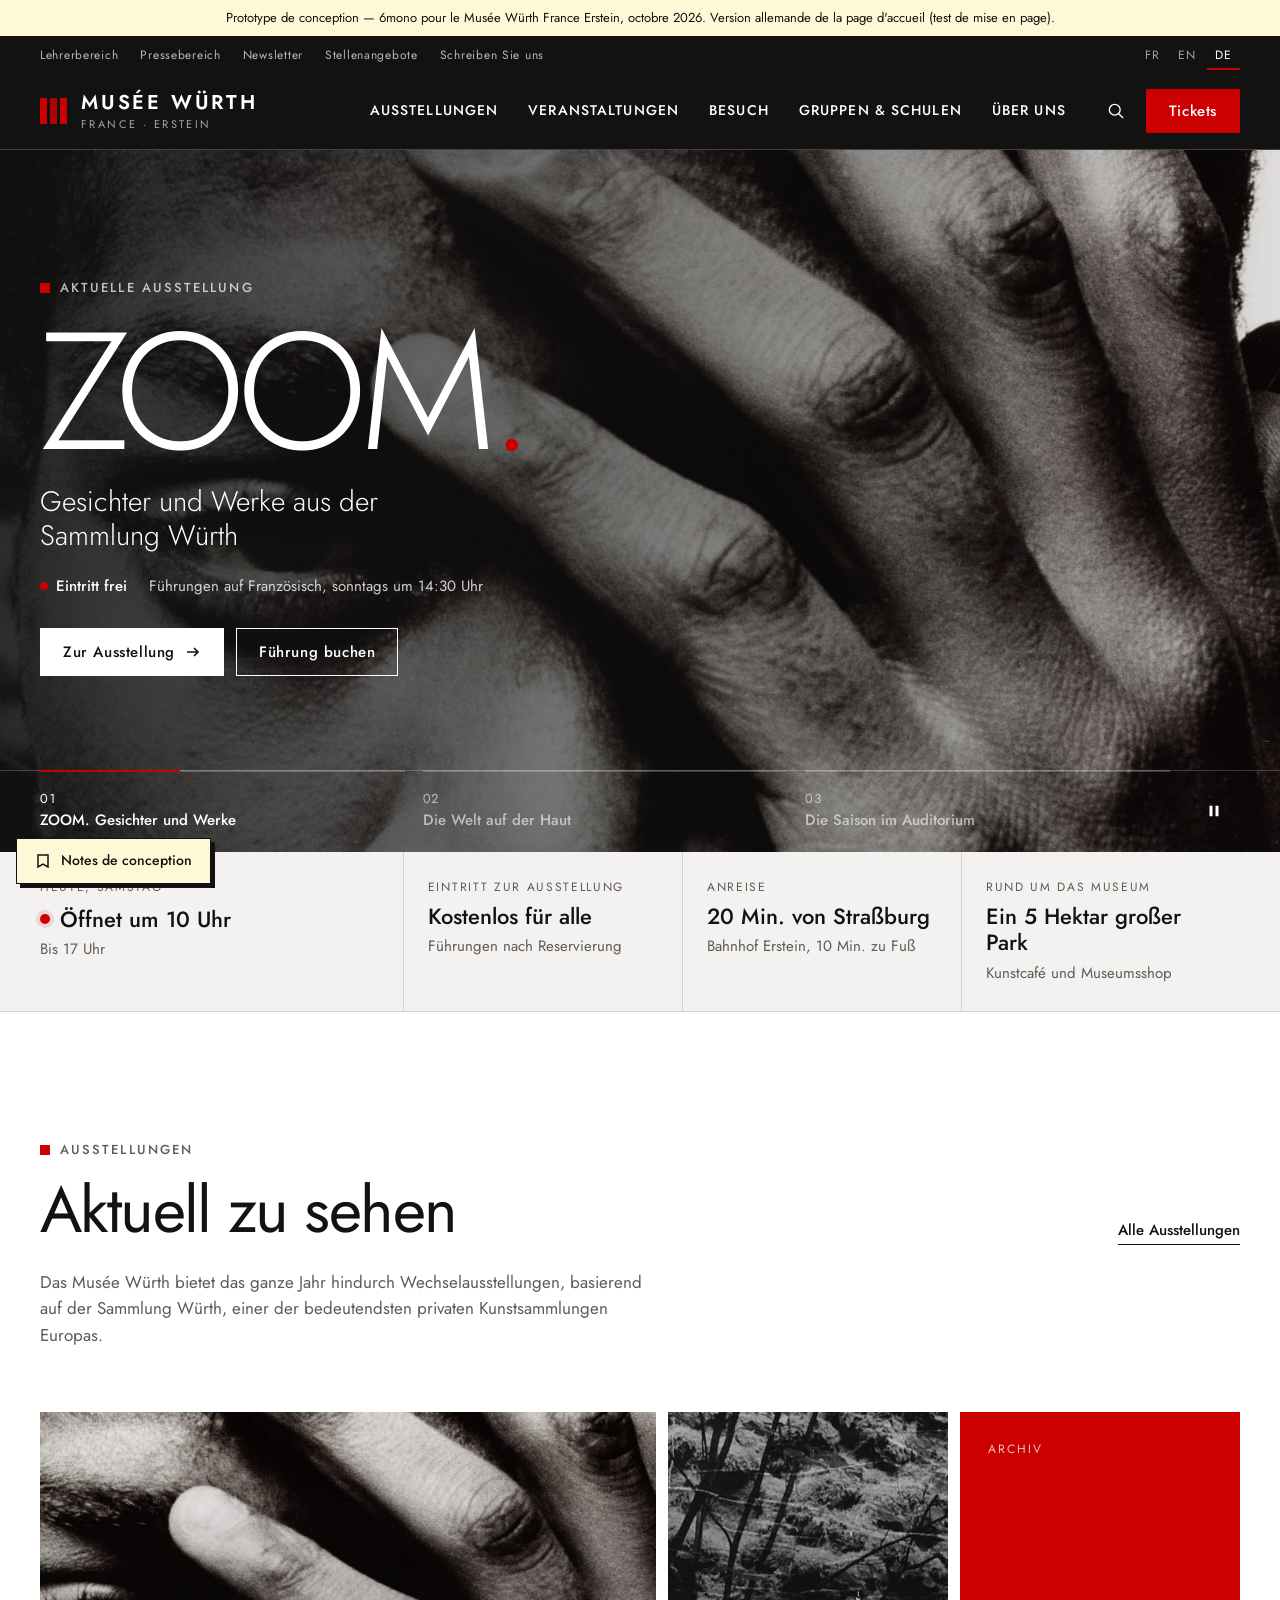
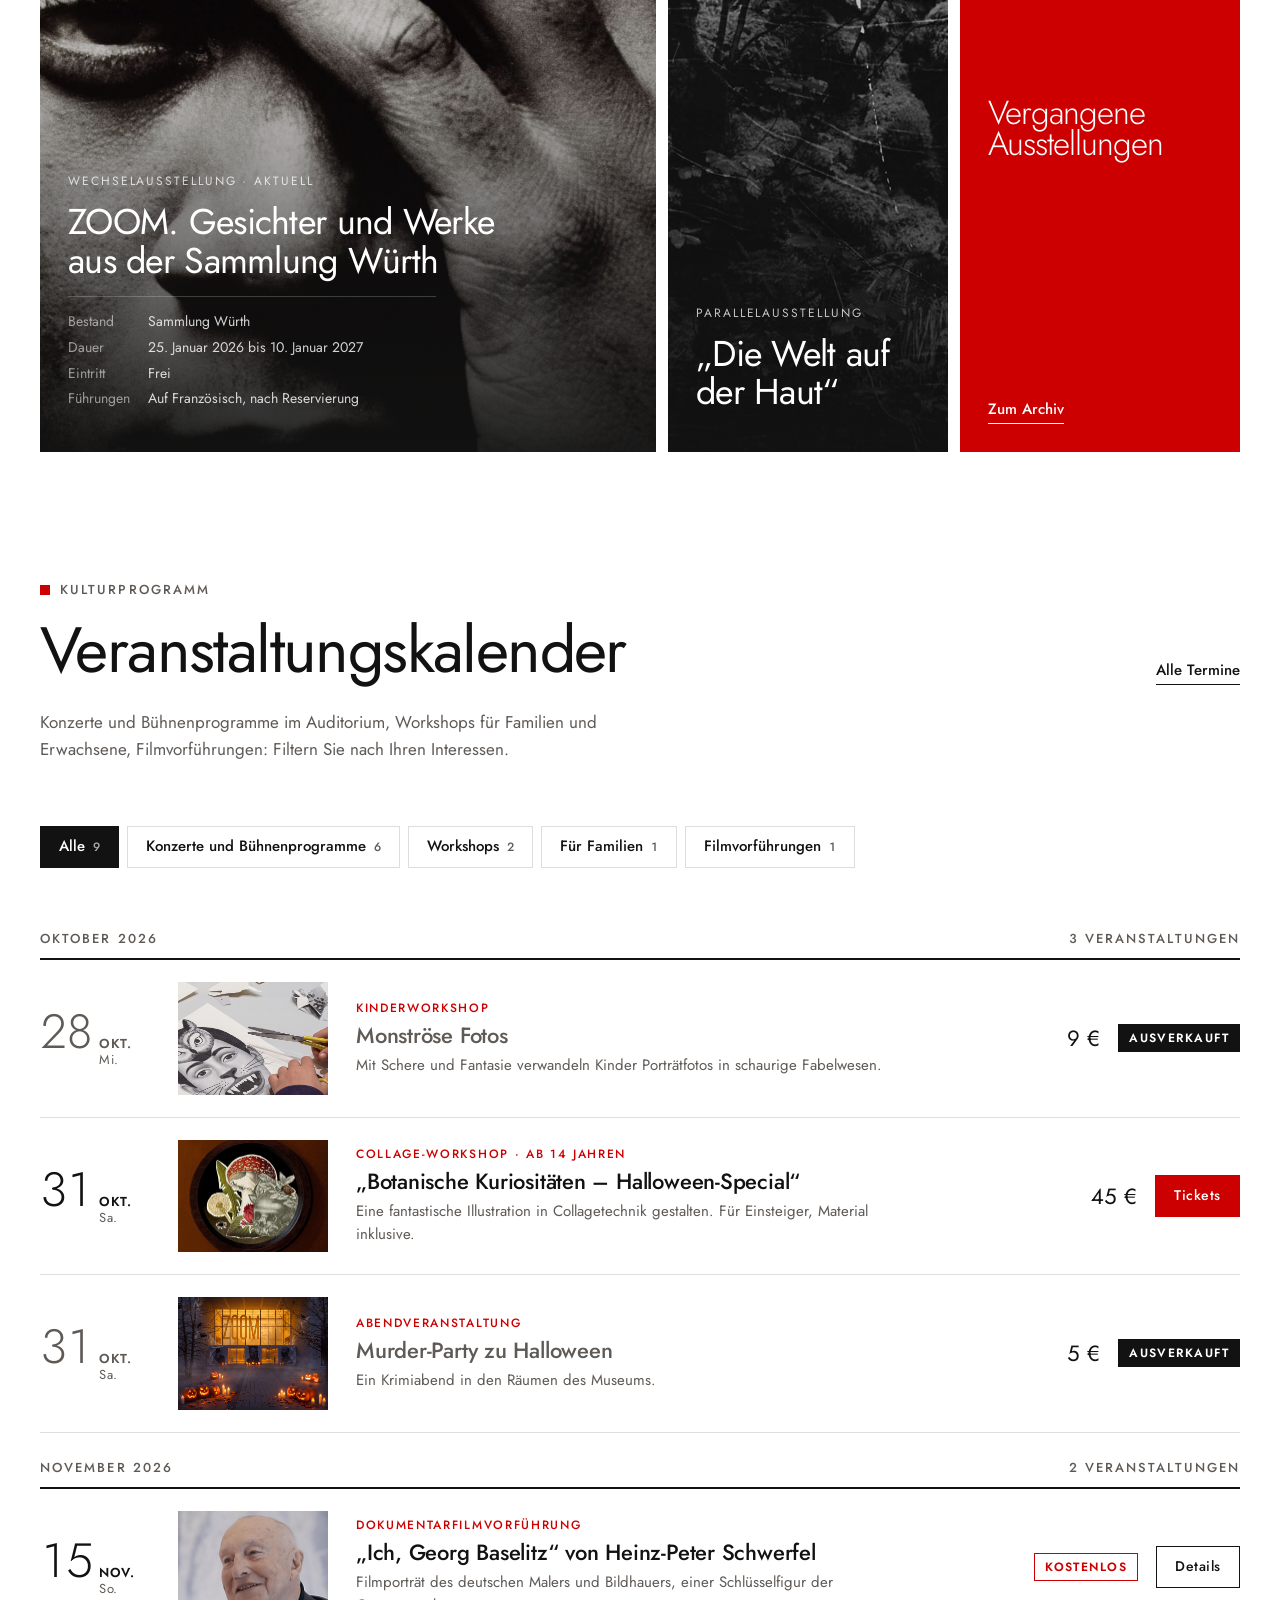
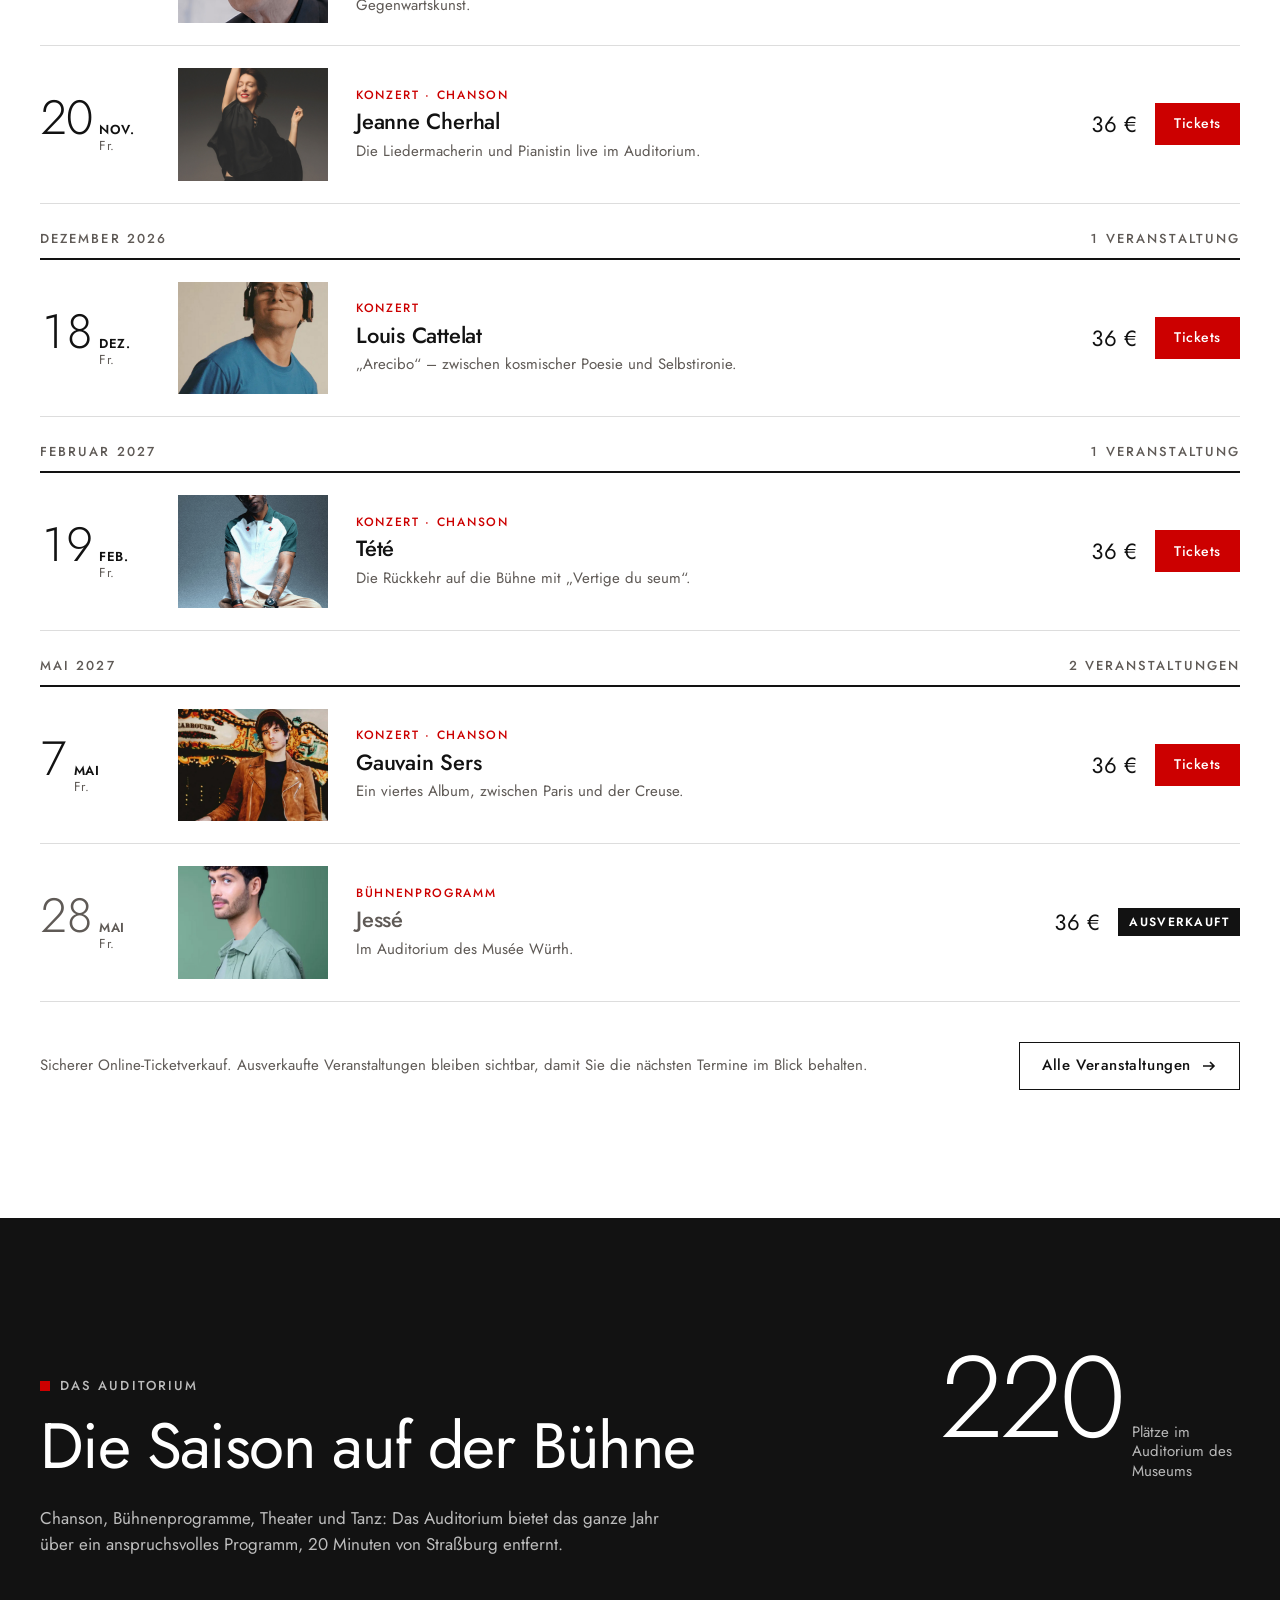
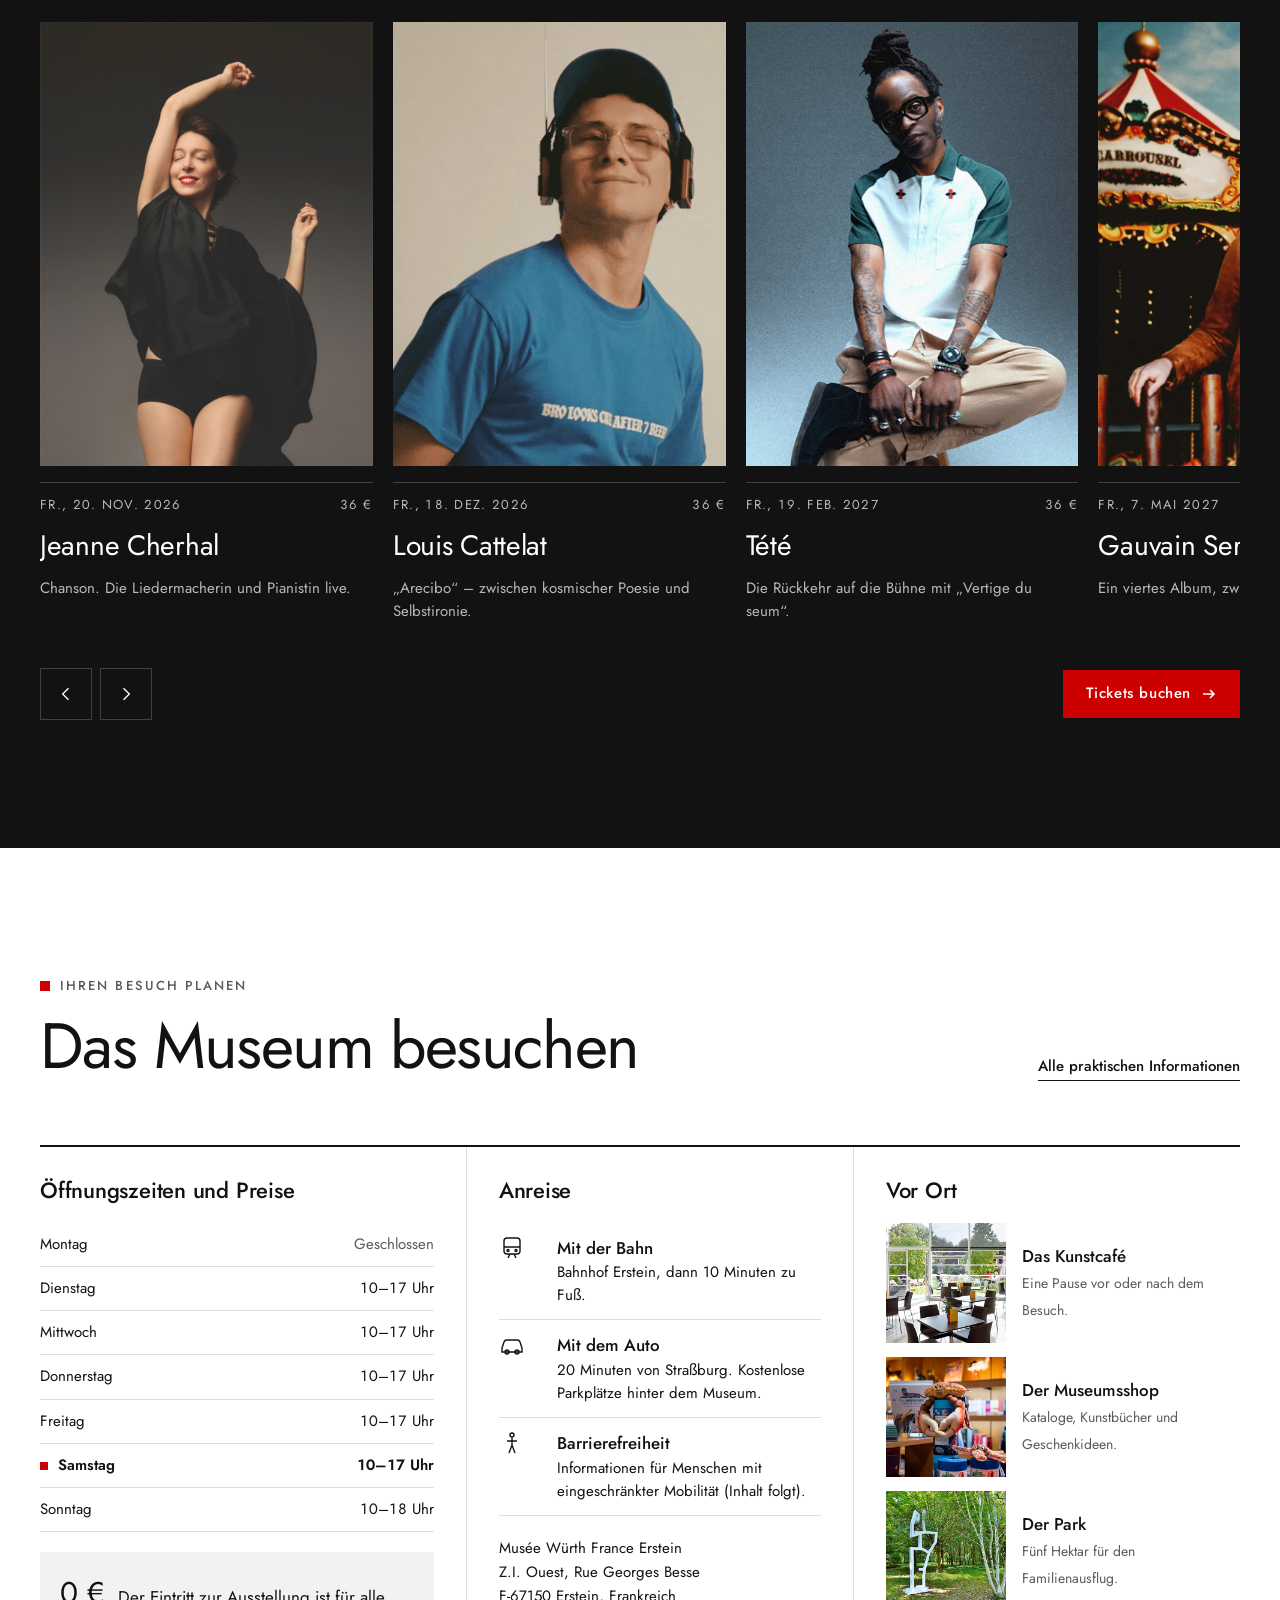
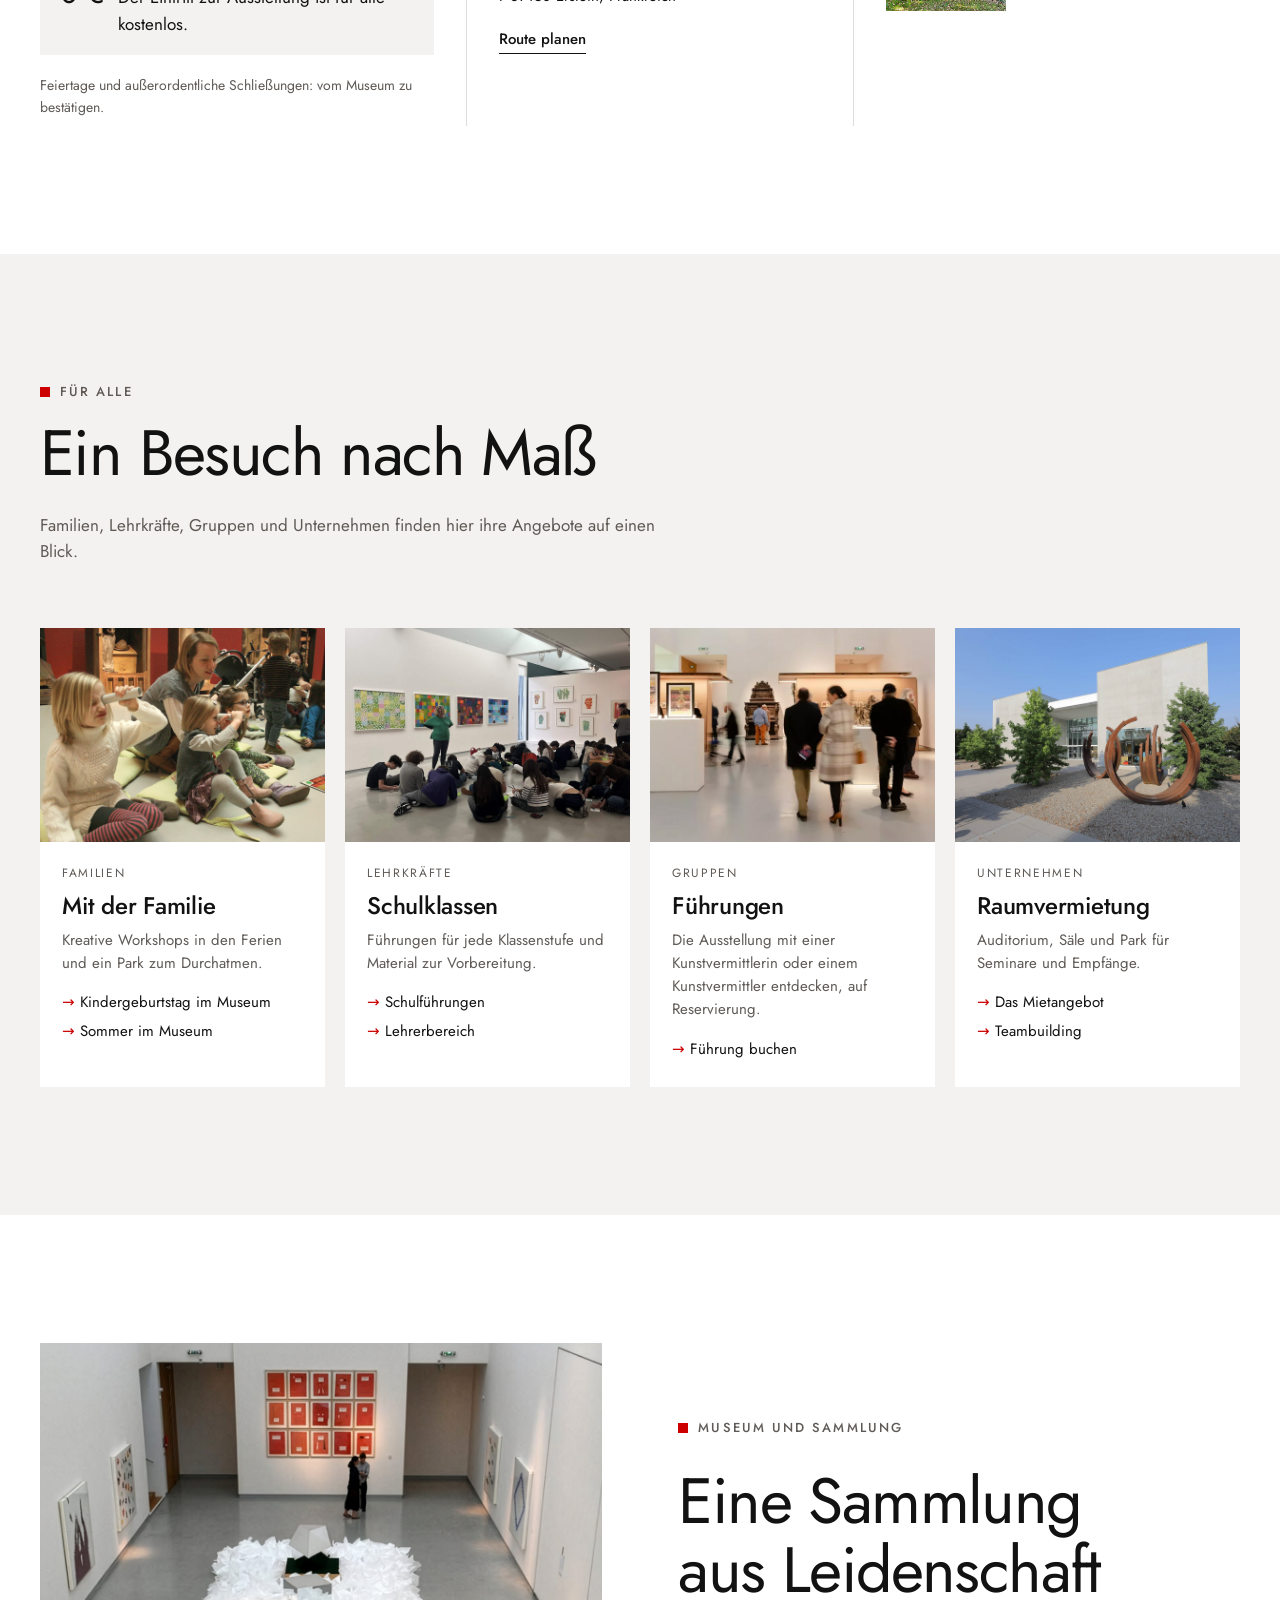
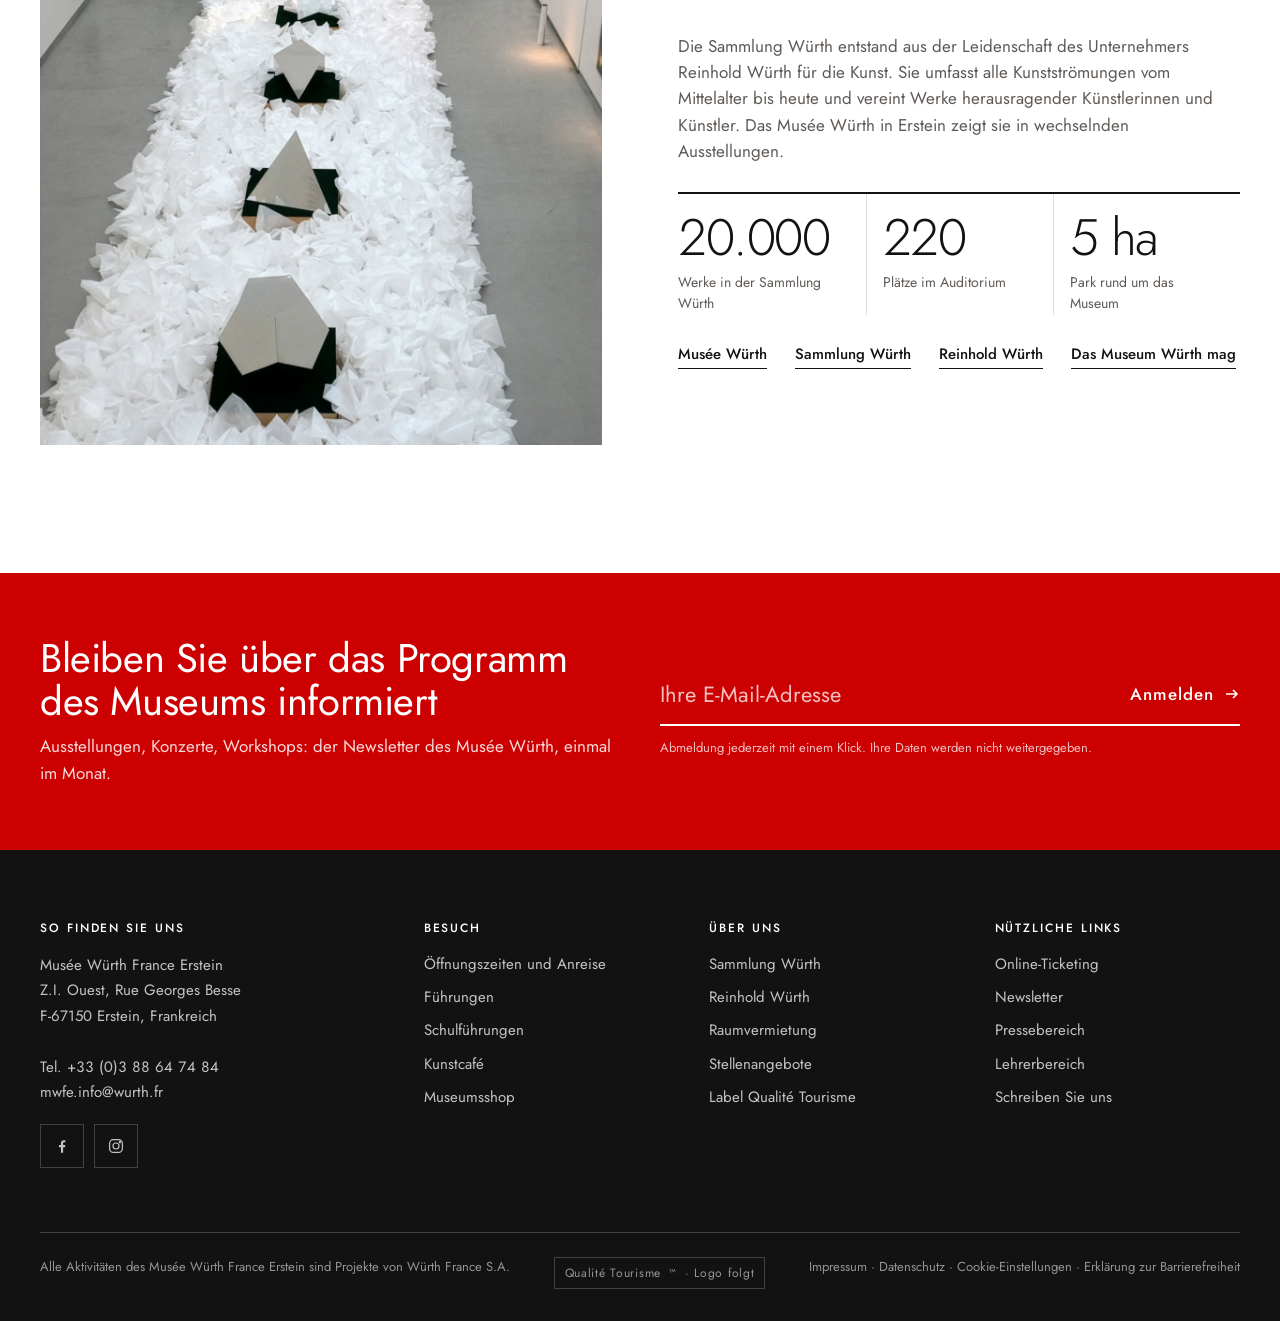
<file: de/index.html>
<!doctype html>
<html lang="de">
<head>
<meta charset="utf-8">
<meta name="viewport" content="width=device-width, initial-scale=1, viewport-fit=cover">
<title>Prototyp Musée Würth (DE)</title>
<meta name="robots" content="noindex, nofollow">
<meta name="description" content="Musée Würth France Erstein: Wechselausstellungen moderner und zeitgenössischer Kunst aus der Sammlung Würth, Konzerte im Auditorium, praktische Informationen. Prototyp.">
<link rel="alternate" hreflang="fr" href="../index.html">
<link rel="alternate" hreflang="de" href="index.html">
<link rel="preconnect" href="https://fonts.googleapis.com">
<link rel="preconnect" href="https://fonts.gstatic.com" crossorigin>
<link rel="stylesheet" href="https://fonts.googleapis.com/css2?family=Jost:ital,wght@0,300;0,400;0,500;0,600;0,700;1,300;1,400&display=swap">
<link rel="stylesheet" href="../style.css">
</head>
<body class="page-home" data-base="../">

<p class="proto-flag" lang="fr">Prototype de conception — 6mono pour le Musée Würth France Erstein, octobre 2026. Version allemande de la page d'accueil (test de mise en page).</p>

<!-- ============ KOPFZEILE ============ -->
<div class="util">
  <div class="wrap">
    <ul>
      <li><a href="#publics">Lehrerbereich</a></li>
      <li><a href="#footer">Pressebereich</a></li>
      <li><a href="#newsletter">Newsletter</a></li>
      <li><a href="#footer">Stellenangebote</a></li>
      <li><a href="#footer">Schreiben Sie uns</a></li>
    </ul>
    <div class="langs" role="group" aria-label="Sprache der Website">
      <a href="../index.html" lang="fr" hreflang="fr">FR</a>
      <button type="button" aria-pressed="false" lang="en" data-lang="English version">EN</button>
      <button type="button" aria-pressed="true" lang="de">DE</button>
    </div>
  </div>
</div>

<header class="hdr" id="top">
  <div class="wrap">
    <a class="brand" href="index.html" aria-label="Musée Würth France Erstein, Startseite">
      <span class="brand-mark" aria-hidden="true"><i></i><i></i><i></i></span>
      <span class="brand-txt"><b>MUSÉE WÜRTH</b><span>France · Erstein</span></span>
    </a>
    <nav class="nav" aria-label="Hauptnavigation">
      <a href="#expositions">Ausstellungen</a>
      <a href="#programmation">Veranstaltungen</a>
      <a href="#visiter">Besuch</a>
      <a href="#publics">Gruppen &amp; Schulen</a>
      <a href="#collection">Über uns</a>
    </nav>
    <div class="hdr-tools">
      <button class="icon-btn" type="button" id="openSearch" aria-label="Suchen">
        <svg viewBox="0 0 24 24" fill="none" stroke="currentColor" stroke-width="1.6"><circle cx="10.5" cy="10.5" r="6.5"/><path d="m15.5 15.5 5 5"/></svg>
      </button>
      <a class="btn btn--red" href="#programmation"><span>Tickets</span></a>
      <button class="icon-btn burger" type="button" id="openMenu" aria-label="Menü öffnen" aria-expanded="false">
        <svg viewBox="0 0 24 24" fill="none" stroke="currentColor" stroke-width="1.6"><path d="M3 7h18M3 12h18M3 17h18"/></svg>
      </button>
    </div>
  </div>
</header>

<div class="drawer" id="drawer" hidden>
  <div class="drawer-top">
    <span class="brand-txt"><b>MUSÉE WÜRTH</b><span>France · Erstein</span></span>
    <button class="icon-btn" type="button" id="closeMenu" aria-label="Menü schließen"><svg viewBox="0 0 24 24" fill="none" stroke="currentColor" stroke-width="1.6"><path d="M5 5l14 14M19 5 5 19"/></svg></button>
  </div>
  <nav aria-label="Mobile Navigation">
    <a href="#expositions">Ausstellungen</a>
    <a href="#programmation">Veranstaltungen</a>
    <a href="#visiter">Besuch</a>
    <a href="#publics">Gruppen und Schulklassen</a>
    <a href="#collection">Über uns</a>
    <a href="#publics">Raumvermietung</a>
  </nav>
  <a class="btn btn--red" href="#programmation">Tickets</a>
</div>

<div class="search" id="search" hidden role="dialog" aria-modal="true" aria-label="Suche">
  <button class="icon-btn close" type="button" id="closeSearch" aria-label="Suche schließen"><svg viewBox="0 0 24 24" fill="none" stroke="currentColor" stroke-width="1.6"><path d="M5 5l14 14M19 5 5 19"/></svg></button>
  <form id="searchForm">
    <label for="q">Website durchsuchen</label>
    <input id="q" type="search" placeholder="Eine Ausstellung, ein Künstler, ein Konzert …" autocomplete="off">
    <div class="sugg" aria-label="Häufige Suchanfragen">
      <a href="#visiter">Öffnungszeiten</a><a href="#expositions">ZOOM</a><a href="#programmation">Konzerte</a><a href="#publics">Kindergeburtstag im Museum</a><a href="#visiter">Anreise mit der Bahn</a><a href="#publics">Schulführungen</a>
    </div>
  </form>
</div>

<main>
<!-- ============ HERO ============ -->
<section class="hero inv" aria-roledescription="Karussell" aria-label="Im Fokus">
  <div class="slides">
    <article class="slide on" id="slide-0" aria-roledescription="Folie" aria-label="1 von 3">
      <div class="ph dark" data-src="assets/hero-zoom.jpg" data-label="ZOOM — Raumansicht, 2400 × 1400 px"></div>
      <div class="wrap slide-body">
        <p class="eyebrow stag">Aktuelle Ausstellung</p>
        <h1 class="stag">ZOOM<em>.</em></h1>
        <p class="sub stag">Gesichter und Werke aus der Sammlung Würth</p>
        <p class="meta stag"><span class="free">Eintritt frei</span><span>Führungen auf Französisch, sonntags um 14:30&nbsp;Uhr</span></p>
        <div class="ctas stag">
          <a class="btn btn--light" href="../exposition-zoom.html">Zur Ausstellung <svg viewBox="0 0 16 16" fill="none" stroke="currentColor" stroke-width="1.6"><path d="M2 8h11M9 4l4 4-4 4"/></svg></a>
          <a class="btn btn--ghost" href="../exposition-zoom.html#visites">Führung buchen</a>
        </div>
      </div>
    </article>
    <article class="slide" id="slide-1" aria-roledescription="Folie" aria-label="2 von 3">
      <div class="ph dark" data-src="assets/hero-bonnefoi.jpg" data-label="Camille Bonnefoi — Werk, 2400 × 1400 px"></div>
      <div class="wrap slide-body">
        <p class="eyebrow stag">Parallelausstellung</p>
        <h2 class="stag">Die Welt auf der Haut<em>.</em></h2>
        <p class="sub stag">Camille Bonnefoi</p>
        <p class="meta stag"><span class="free">Eintritt frei</span><span>Im Musée Würth, als Ergänzung zur Ausstellung ZOOM</span></p>
        <div class="ctas stag"><a class="btn btn--light" href="#expositions">Zur Ausstellung <svg viewBox="0 0 16 16" fill="none" stroke="currentColor" stroke-width="1.6"><path d="M2 8h11M9 4l4 4-4 4"/></svg></a></div>
      </div>
    </article>
    <article class="slide" id="slide-2" aria-roledescription="Folie" aria-label="3 von 3">
      <div class="ph dark" data-src="assets/hero-auditorium.jpg" data-label="Auditorium — Konzert, 2400 × 1400 px"></div>
      <div class="wrap slide-body">
        <p class="eyebrow stag">Auditorium · Saison 2026/2027</p>
        <h2 class="stag">Bühnenprogramm<em>.</em></h2>
        <p class="sub stag">Jeanne Cherhal, Louis Cattelat, Tété, Gauvain Sers, Jessé</p>
        <p class="meta stag"><span>220&nbsp;Plätze</span><span>Ab 36&nbsp;€</span></p>
        <div class="ctas stag"><a class="btn btn--red" href="#auditorium">Zur Saison <svg viewBox="0 0 16 16" fill="none" stroke="currentColor" stroke-width="1.6"><path d="M2 8h11M9 4l4 4-4 4"/></svg></a></div>
      </div>
    </article>
  </div>
  <div class="hero-ctrl">
    <div class="wrap" role="tablist" aria-label="Folie auswählen">
      <button class="hero-tab" role="tab" aria-selected="true" aria-controls="slide-0"><i></i><span class="num">01</span><b>ZOOM. Gesichter und Werke</b></button>
      <button class="hero-tab" role="tab" aria-selected="false" aria-controls="slide-1"><i></i><span class="num">02</span><b>Die Welt auf der Haut</b></button>
      <button class="hero-tab" role="tab" aria-selected="false" aria-controls="slide-2"><i></i><span class="num">03</span><b>Die Saison im Auditorium</b></button>
      <button class="hero-pause" type="button" id="heroPause" aria-label="Diashow anhalten">
        <svg viewBox="0 0 24 24" fill="currentColor"><rect x="6" y="5" width="4" height="14"/><rect x="14" y="5" width="4" height="14"/></svg>
      </button>
    </div>
  </div>
  <aside class="note" lang="fr"><b><i>1</i>Titres longs</b><p>« Die Welt auf der Haut » compte 21 caractères contre 19 pour « Le monde sur la peau » ; « Bühnenprogramm » est un seul mot de 14 lettres. Le titre géant passe à la ligne entre les mots et, à défaut, se coupe selon les règles allemandes (césure automatique activée pour la langue allemande).</p><span class="el">WPML : chaque diapositive est traduite dans l'éditeur de traduction ; aucun réglage de mise en page propre à l'allemand n'est nécessaire.</span></aside>
</section>

<!-- ============ HEUTE ============ -->
<section class="today" aria-label="Informationen für heute">
  <div class="wrap">
    <div class="today-item">
      <small id="todayLabel">Heute</small>
      <strong><span class="status" id="todayStatus">Geöffnet von 10 bis 17&nbsp;Uhr</span></strong>
      <p id="todayNext">Montags geschlossen</p>
    </div>
    <div class="today-item"><small>Eintritt zur Ausstellung</small><strong>Kostenlos für alle</strong><p>Führungen nach Reservierung</p></div>
    <div class="today-item"><small>Anreise</small><strong>20&nbsp;Min. von Straßburg</strong><p>Bahnhof Erstein, 10&nbsp;Min. zu Fuß</p></div>
    <div class="today-item"><small>Rund um das Museum</small><strong>Ein 5&nbsp;Hektar großer Park</strong><p>Kunstcafé und Museumsshop</p></div>
  </div>
</section>

<!-- ============ AUSSTELLUNGEN ============ -->
<section class="sec" id="expositions">
  <div class="wrap">
    <div class="sec-head">
      <div><p class="eyebrow">Ausstellungen</p><h2>Aktuell zu sehen</h2></div>
      <a class="link" href="#expositions">Alle Ausstellungen</a>
      <p class="lead">Das Musée Würth bietet das ganze Jahr hindurch Wechselausstellungen, basierend auf der Sammlung Würth, einer der bedeutendsten privaten Kunstsammlungen Europas.</p>
    </div>
    <div class="expo-panels">
      <a class="panel main" href="../exposition-zoom.html">
        <div class="ph dark" data-src="assets/expo-zoom.jpg" data-label="ZOOM — Hauptwerk, 1600 × 1200 px"></div>
        <div class="panel-body">
          <span class="kicker">Wechselausstellung · aktuell</span>
          <h3>ZOOM. Gesichter und Werke aus der Sammlung Würth</h3>
          <div class="more">
            <dl class="cartel">
              <dt>Bestand</dt><dd>Sammlung Würth</dd>
              <dt>Dauer</dt><dd>25.&nbsp;Januar 2026 bis 10.&nbsp;Januar 2027</dd>
              <dt>Eintritt</dt><dd>Frei</dd>
              <dt>Führungen</dt><dd>Auf Französisch, nach Reservierung</dd>
            </dl>
          </div>
        </div>
      </a>
      <a class="panel" href="#expositions">
        <div class="ph dark" data-src="assets/expo-bonnefoi.jpg" data-label="Camille Bonnefoi, 1200 × 1200 px"></div>
        <div class="panel-body">
          <span class="kicker">Parallelausstellung</span>
          <h3>„Die Welt auf der Haut“</h3>
          <div class="more">
            <dl class="cartel">
              <dt>Künstlerin</dt><dd>Camille Bonnefoi</dd>
              <dt>Eintritt</dt><dd>Frei</dd>
            </dl>
          </div>
        </div>
      </a>
      <a class="panel past" href="#expositions">
        <div class="panel-body">
          <span class="kicker">Archiv</span>
          <p class="big">Vergangene Ausstellungen</p>
          <span class="link" style="color:#fff;align-self:flex-start">Zum Archiv</span>
        </div>
      </a>
    </div>
  </div>
  <aside class="note left" lang="fr" style="top:auto;bottom:16px"><b><i>6</i>Menu raccourci</b><p>« Gruppen und Schulklassen » (24 caractères) faisait passer le menu sur deux lignes. L'intitulé du menu devient « Gruppen &amp; Schulen » ; la forme longue reste dans le menu mobile et dans le titre de la rubrique. Un menu traduit se rédige, il ne se traduit pas mot à mot.</p></aside>
  <aside class="note" lang="fr"><b><i>2</i>Le panneau étroit</b><p>« Vergangene Ausstellungen » est le cas le plus tendu de la page : deux mots longs dans un panneau d'environ 300&nbsp;px. La césure automatique coupe « Ausstel-lungen » proprement au lieu de faire déborder le texte.</p><p>La fiche ZOOM liée reste en français dans le prototype ; en production, WPML pointe vers sa traduction.</p></aside>
</section>

<!-- ============ VERANSTALTUNGEN ============ -->
<section class="sec prog" id="programmation" style="padding-top:0">
  <div class="wrap">
    <div class="sec-head">
      <div><p class="eyebrow">Kulturprogramm</p><h2>Veranstaltungskalender</h2></div>
      <a class="link" href="#programmation">Alle Termine</a>
      <p class="lead">Konzerte und Bühnenprogramme im Auditorium, Workshops für Familien und Erwachsene, Filmvorführungen: Filtern Sie nach Ihren Interessen.</p>
    </div>
    <div class="filters" role="group" aria-label="Kalender filtern">
      <button class="chip" type="button" data-f="all" aria-pressed="true">Alle <span class="num" data-count="all"></span></button>
      <button class="chip" type="button" data-f="scene" aria-pressed="false">Konzerte und Bühnenprogramme <span class="num" data-count="scene"></span></button>
      <button class="chip" type="button" data-f="atelier" aria-pressed="false">Workshops <span class="num" data-count="atelier"></span></button>
      <button class="chip" type="button" data-f="famille" aria-pressed="false">Für Familien <span class="num" data-count="famille"></span></button>
      <button class="chip" type="button" data-f="projection" aria-pressed="false">Filmvorführungen <span class="num" data-count="projection"></span></button>
    </div>
    <div id="agenda" aria-live="polite"></div>
    <div class="prog-foot">
      <p>Sicherer Online-Ticketverkauf. Ausverkaufte Veranstaltungen bleiben sichtbar, damit Sie die nächsten Termine im Blick behalten.</p>
      <a class="btn btn--ghost" href="#programmation">Alle Veranstaltungen <svg viewBox="0 0 16 16" fill="none" stroke="currentColor" stroke-width="1.6"><path d="M2 8h11M9 4l4 4-4 4"/></svg></a>
    </div>
  </div>
  <aside class="note" lang="fr"><b><i>3</i>Agenda traduit par le script</b><p>Mois, jours, statuts (« Ausverkauft », « Kostenlos ») et titres d'événements sont fournis en allemand par le script commun, selon la langue de la page. Les titres reprennent ceux de la version allemande actuelle du site.</p><span class="el">En production : The Events Calendar + WPML traduisent ces libellés ; le prototype simule ce comportement.</span></aside>
</section>

<!-- ============ AUDITORIUM ============ -->
<section class="sec audi inv" id="auditorium">
  <div class="wrap" data-rail>
    <div class="sec-head">
      <div><p class="eyebrow">Das Auditorium</p><h2>Die Saison auf der Bühne</h2></div>
      <div class="audi-figure"><b>220</b><span>Plätze im Auditorium des Museums</span></div>
      <p class="lead">Chanson, Bühnenprogramme, Theater und Tanz: Das Auditorium bietet das ganze Jahr über ein anspruchsvolles Programm, 20&nbsp;Minuten von Straßburg entfernt.</p>
    </div>
    <div class="rail" tabindex="0" aria-label="Veranstaltungen der Saison">
      <a class="show" href="../evenement-jeanne-cherhal.html"><div class="ph dark" data-src="assets/show-cherhal.jpg" data-label="Porträt 900 × 1200"></div><div class="show-date num"><span>Fr., 20. Nov. 2026</span><span>36&nbsp;€</span></div><h3>Jeanne Cherhal</h3><p>Chanson. Die Liedermacherin und Pianistin live.</p></a>
      <a class="show" href="#programmation"><div class="ph dark" data-src="assets/show-cattelat.jpg" data-label="Porträt 900 × 1200"></div><div class="show-date num"><span>Fr., 18. Dez. 2026</span><span>36&nbsp;€</span></div><h3>Louis Cattelat</h3><p>„Arecibo“ – zwischen kosmischer Poesie und Selbstironie.</p></a>
      <a class="show" href="#programmation"><div class="ph dark" data-src="assets/show-tete.jpg" data-label="Porträt 900 × 1200"></div><div class="show-date num"><span>Fr., 19. Feb. 2027</span><span>36&nbsp;€</span></div><h3>Tété</h3><p>Die Rückkehr auf die Bühne mit „Vertige du seum“.</p></a>
      <a class="show" href="#programmation"><div class="ph dark" data-src="assets/show-sers.jpg" data-label="Porträt 900 × 1200"></div><div class="show-date num"><span>Fr., 7. Mai 2027</span><span>36&nbsp;€</span></div><h3>Gauvain Sers</h3><p>Ein viertes Album, zwischen Paris und der Creuse.</p></a>
      <a class="show" href="#programmation"><div class="ph dark" data-src="assets/show-jesse.jpg" data-label="Porträt 900 × 1200"></div><div class="show-date num"><span>Fr., 28. Mai 2027</span><span class="full">Ausverkauft</span></div><h3>Jessé</h3><p>Bühnenprogramm.</p></a>
    </div>
    <div class="prog-foot">
      <div class="rail-ctrl">
        <button type="button" data-rail-prev aria-label="Vorherige Veranstaltungen"><svg viewBox="0 0 24 24" fill="none" stroke="currentColor" stroke-width="1.6"><path d="M15 5l-7 7 7 7"/></svg></button>
        <button type="button" data-rail-next aria-label="Nächste Veranstaltungen"><svg viewBox="0 0 24 24" fill="none" stroke="currentColor" stroke-width="1.6"><path d="M9 5l7 7-7 7"/></svg></button>
      </div>
      <a class="btn btn--red" href="#programmation">Tickets buchen <svg viewBox="0 0 16 16" fill="none" stroke="currentColor" stroke-width="1.6"><path d="M2 8h11M9 4l4 4-4 4"/></svg></a>
    </div>
  </div>
</section>

<!-- ============ BESUCH ============ -->
<section class="sec" id="visiter">
  <div class="wrap">
    <div class="sec-head">
      <div><p class="eyebrow">Ihren Besuch planen</p><h2>Das Museum besuchen</h2></div>
      <a class="link" href="#visiter">Alle praktischen Informationen</a>
    </div>
    <div class="visit-grid">
      <div class="visit-col">
        <h3>Öffnungszeiten und Preise</h3>
        <table class="hours" aria-label="Öffnungszeiten">
          <tbody id="hoursBody">
            <tr data-d="1" class="off"><th scope="row">Montag</th><td>Geschlossen</td></tr>
            <tr data-d="2"><th scope="row">Dienstag</th><td>10–17 Uhr</td></tr>
            <tr data-d="3"><th scope="row">Mittwoch</th><td>10–17 Uhr</td></tr>
            <tr data-d="4"><th scope="row">Donnerstag</th><td>10–17 Uhr</td></tr>
            <tr data-d="5"><th scope="row">Freitag</th><td>10–17 Uhr</td></tr>
            <tr data-d="6"><th scope="row">Samstag</th><td>10–17 Uhr</td></tr>
            <tr data-d="0"><th scope="row">Sonntag</th><td>10–18 Uhr</td></tr>
          </tbody>
        </table>
        <div class="price-box"><b>0&nbsp;€</b><span>Der Eintritt zur Ausstellung ist für alle kostenlos.</span></div>
        <p class="fine">Feiertage und außerordentliche Schließungen: vom Museum zu bestätigen.</p>
      </div>
      <div class="visit-col">
        <h3>Anreise</h3>
        <ul class="access">
          <li><svg viewBox="0 0 26 26" fill="none" stroke="currentColor" stroke-width="1.4"><rect x="5" y="3" width="16" height="16" rx="3"/><path d="M5 12h16M9 23l2-4M17 23l-2-4"/><circle cx="9" cy="15.5" r="1"/><circle cx="17" cy="15.5" r="1"/></svg><div><strong>Mit der Bahn</strong>Bahnhof Erstein, dann 10&nbsp;Minuten zu Fuß.</div></li>
          <li><svg viewBox="0 0 26 26" fill="none" stroke="currentColor" stroke-width="1.4"><path d="M3 16l2-6a3 3 0 0 1 3-2h10a3 3 0 0 1 3 2l2 6v4H3z"/><circle cx="8" cy="20" r="2"/><circle cx="18" cy="20" r="2"/></svg><div><strong>Mit dem Auto</strong>20&nbsp;Minuten von Straßburg. Kostenlose Parkplätze hinter dem Museum.</div></li>
          <li><svg viewBox="0 0 26 26" fill="none" stroke="currentColor" stroke-width="1.4"><circle cx="13" cy="5" r="2"/><path d="M13 8v7M8 11h10M10 23l3-8 3 8"/></svg><div><strong>Barrierefreiheit</strong>Informationen für Menschen mit eingeschränkter Mobilität (Inhalt folgt).</div></li>
        </ul>
        <address class="address">Musée Würth France Erstein<br>Z.I. Ouest, Rue Georges Besse<br>F-67150 Erstein, Frankreich</address>
        <a class="link" href="#visiter" style="align-self:flex-start">Route planen</a>
      </div>
      <div class="visit-col">
        <h3>Vor Ort</h3>
        <div class="onsite">
          <a href="#visiter"><div class="ph" data-src="assets/cafe.jpg" data-label="Café"></div><div><strong>Das Kunstcafé</strong><span>Eine Pause vor oder nach dem Besuch.</span></div></a>
          <a href="#visiter"><div class="ph" data-src="assets/boutique.jpg" data-label="Shop"></div><div><strong>Der Museumsshop</strong><span>Kataloge, Kunstbücher und Geschenkideen.</span></div></a>
          <a href="#visiter"><div class="ph" data-src="assets/parc.jpg" data-label="Park"></div><div><strong>Der Park</strong><span>Fünf Hektar für den Familienausflug.</span></div></a>
        </div>
      </div>
    </div>
  </div>
  <aside class="note" lang="fr"><b><i>4</i>Conventions allemandes</b><p>Heures au format allemand (« 10–17 Uhr », « 14:30 Uhr »), dates « 25. Januar 2026 », guillemets „…“, milliers avec un point (20.000). L'adresse ajoute « Frankreich » pour un visiteur venu d'Allemagne ou de Suisse.</p></aside>
</section>

<!-- ============ ZIELGRUPPEN ============ -->
<section class="sec publics" id="publics">
  <div class="wrap">
    <div class="sec-head">
      <div><p class="eyebrow">Für alle</p><h2>Ein Besuch nach Maß</h2></div>
      <p class="lead">Familien, Lehrkräfte, Gruppen und Unternehmen finden hier ihre Angebote auf einen Blick.</p>
    </div>
    <div class="pub-grid">
      <a class="pub" href="#publics"><div class="ph" data-src="assets/pub-familles.jpg" data-label="Kinderworkshop"></div><div class="pub-body"><small>Familien</small><h3>Mit der Familie</h3><p>Kreative Workshops in den Ferien und ein Park zum Durchatmen.</p><ul><li>Kindergeburtstag im Museum</li><li>Sommer im Museum</li></ul></div></a>
      <a class="pub" href="#publics"><div class="ph" data-src="assets/pub-scolaires.jpg" data-label="Schulklasse"></div><div class="pub-body"><small>Lehrkräfte</small><h3>Schulklassen</h3><p>Führungen für jede Klassenstufe und Material zur Vorbereitung.</p><ul><li>Schulführungen</li><li>Lehrerbereich</li></ul></div></a>
      <a class="pub" href="#publics"><div class="ph" data-src="assets/pub-groupes.jpg" data-label="Führung"></div><div class="pub-body"><small>Gruppen</small><h3>Führungen</h3><p>Die Ausstellung mit einer Kunstvermittlerin oder einem Kunstvermittler entdecken, auf Reservierung.</p><ul><li>Führung buchen</li></ul></div></a>
      <a class="pub" href="#publics"><div class="ph" data-src="assets/pub-entreprises.jpg" data-label="Auditorium, Empfang"></div><div class="pub-body"><small>Unternehmen</small><h3>Raumvermietung</h3><p>Auditorium, Säle und Park für Seminare und Empfänge.</p><ul><li>Das Mietangebot</li><li>Teambuilding</li></ul></div></a>
    </div>
  </div>
  <aside class="note" lang="fr"><b><i>5</i>Cartes à hauteur variable</b><p>Les textes allemands sont 20 à 35&nbsp;% plus longs. Les quatre cartes gardent pourtant la même hauteur : c'est la plus longue qui la fixe, les autres s'alignent.</p></aside>
</section>

<!-- ============ SAMMLUNG ============ -->
<section class="sec" id="collection">
  <div class="wrap coll-grid">
    <div class="ph" data-src="assets/collection.jpg" data-label="Werk der Sammlung Würth, 1200 × 1500 px"></div>
    <div class="coll-text">
      <p class="eyebrow">Museum und Sammlung</p>
      <h2>Eine Sammlung aus Leidenschaft</h2>
      <p>Die Sammlung Würth entstand aus der Leidenschaft des Unternehmers Reinhold Würth für die Kunst. Sie umfasst alle Kunstströmungen vom Mittelalter bis heute und vereint Werke herausragender Künstlerinnen und Künstler. Das Musée Würth in Erstein zeigt sie in wechselnden Ausstellungen.</p>
      <div class="figures">
        <div><b>20.000</b><span>Werke in der Sammlung Würth</span></div>
        <div><b>220</b><span>Plätze im Auditorium</span></div>
        <div><b>5&nbsp;ha</b><span>Park rund um das Museum</span></div>
      </div>
      <div class="coll-links">
        <a class="link" href="#collection">Musée Würth</a>
        <a class="link" href="#collection">Sammlung Würth</a>
        <a class="link" href="#collection">Reinhold Würth</a>
        <a class="link" href="#collection">Das Museum Würth mag</a>
      </div>
    </div>
  </div>
</section>

<!-- ============ NEWSLETTER ============ -->
<section class="news" id="newsletter" aria-label="Newsletter">
  <div class="wrap">
    <div>
      <h2>Bleiben Sie über das Programm des Museums informiert</h2>
      <p>Ausstellungen, Konzerte, Workshops: der Newsletter des Musée Würth, einmal im Monat.</p>
    </div>
    <div>
      <form id="newsForm" novalidate>
        <label class="sr" for="email">E-Mail-Adresse</label>
        <input id="email" type="email" placeholder="Ihre E-Mail-Adresse" autocomplete="email" required>
        <button type="submit">Anmelden <svg width="16" height="16" viewBox="0 0 16 16" fill="none" stroke="currentColor" stroke-width="1.6"><path d="M2 8h11M9 4l4 4-4 4"/></svg></button>
      </form>
      <p class="ok" id="newsMsg" aria-live="polite"></p>
      <p class="consent">Abmeldung jederzeit mit einem Klick. Ihre Daten werden nicht weitergegeben.</p>
    </div>
  </div>
</section>
</main>

<!-- ============ FUSSZEILE ============ -->
<footer class="foot" id="footer">
  <div class="wrap">
    <div class="foot-grid">
      <div>
        <h4>So finden Sie uns</h4>
        <address>Musée Würth France Erstein<br>Z.I. Ouest, Rue Georges Besse<br>F-67150 Erstein, Frankreich<br><br>Tel. <span class="num">+33 (0)3 88 64 74 84</span><br>mwfe.info@wurth.fr</address>
        <div class="social">
          <a href="https://www.facebook.com/museewurth/" aria-label="Facebook"><svg viewBox="0 0 24 24" fill="currentColor"><path d="M13.5 21v-7.5h2.5l.4-3h-2.9V8.6c0-.9.3-1.5 1.5-1.5h1.5V4.4a20 20 0 0 0-2.2-.1c-2.2 0-3.7 1.3-3.7 3.8v2.4H8v3h2.6V21z"/></svg></a>
          <a href="https://www.instagram.com/museewurth/" aria-label="Instagram"><svg viewBox="0 0 24 24" fill="none" stroke="currentColor" stroke-width="1.6"><rect x="3.5" y="3.5" width="17" height="17" rx="5"/><circle cx="12" cy="12" r="4"/><circle cx="17.2" cy="6.8" r=".8" fill="currentColor"/></svg></a>
        </div>
      </div>
      <div>
        <h4>Besuch</h4>
        <ul><li><a href="#visiter">Öffnungszeiten und Anreise</a></li><li><a href="#publics">Führungen</a></li><li><a href="#publics">Schulführungen</a></li><li><a href="#visiter">Kunstcafé</a></li><li><a href="#visiter">Museumsshop</a></li></ul>
      </div>
      <div>
        <h4>Über uns</h4>
        <ul><li><a href="#collection">Sammlung Würth</a></li><li><a href="#collection">Reinhold Würth</a></li><li><a href="#publics">Raumvermietung</a></li><li><a href="#footer">Stellenangebote</a></li><li><a href="#footer">Label Qualité Tourisme</a></li></ul>
      </div>
      <div>
        <h4>Nützliche Links</h4>
        <ul><li><a href="#programmation">Online-Ticketing</a></li><li><a href="#newsletter">Newsletter</a></li><li><a href="#footer">Pressebereich</a></li><li><a href="#publics">Lehrerbereich</a></li><li><a href="#footer">Schreiben Sie uns</a></li></ul>
      </div>
    </div>
    <div class="foot-bottom">
      <span>Alle Aktivitäten des Musée Würth France Erstein sind Projekte von Würth France S.A.</span>
      <span class="label-qt">Qualité Tourisme<sup>™</sup> · Logo folgt</span>
      <span><a href="#footer">Impressum</a> · <a href="#footer">Datenschutz</a> · <a href="#footer">Cookie-Einstellungen</a> · <a href="#footer">Erklärung zur Barrierefreiheit</a></span>
    </div>
  </div>
</footer>

<button class="notes-toggle" type="button" id="notesToggle" aria-pressed="false" lang="fr">
  <svg width="16" height="16" viewBox="0 0 16 16" fill="none" stroke="currentColor" stroke-width="1.5"><path d="M3 2h10v12l-5-3-5 3z"/></svg>
  <span>Notes de conception</span>
</button>
<div class="toast" id="toast" role="status"></div>

<script src="../main.js"></script>
</body>
</html>
</file>
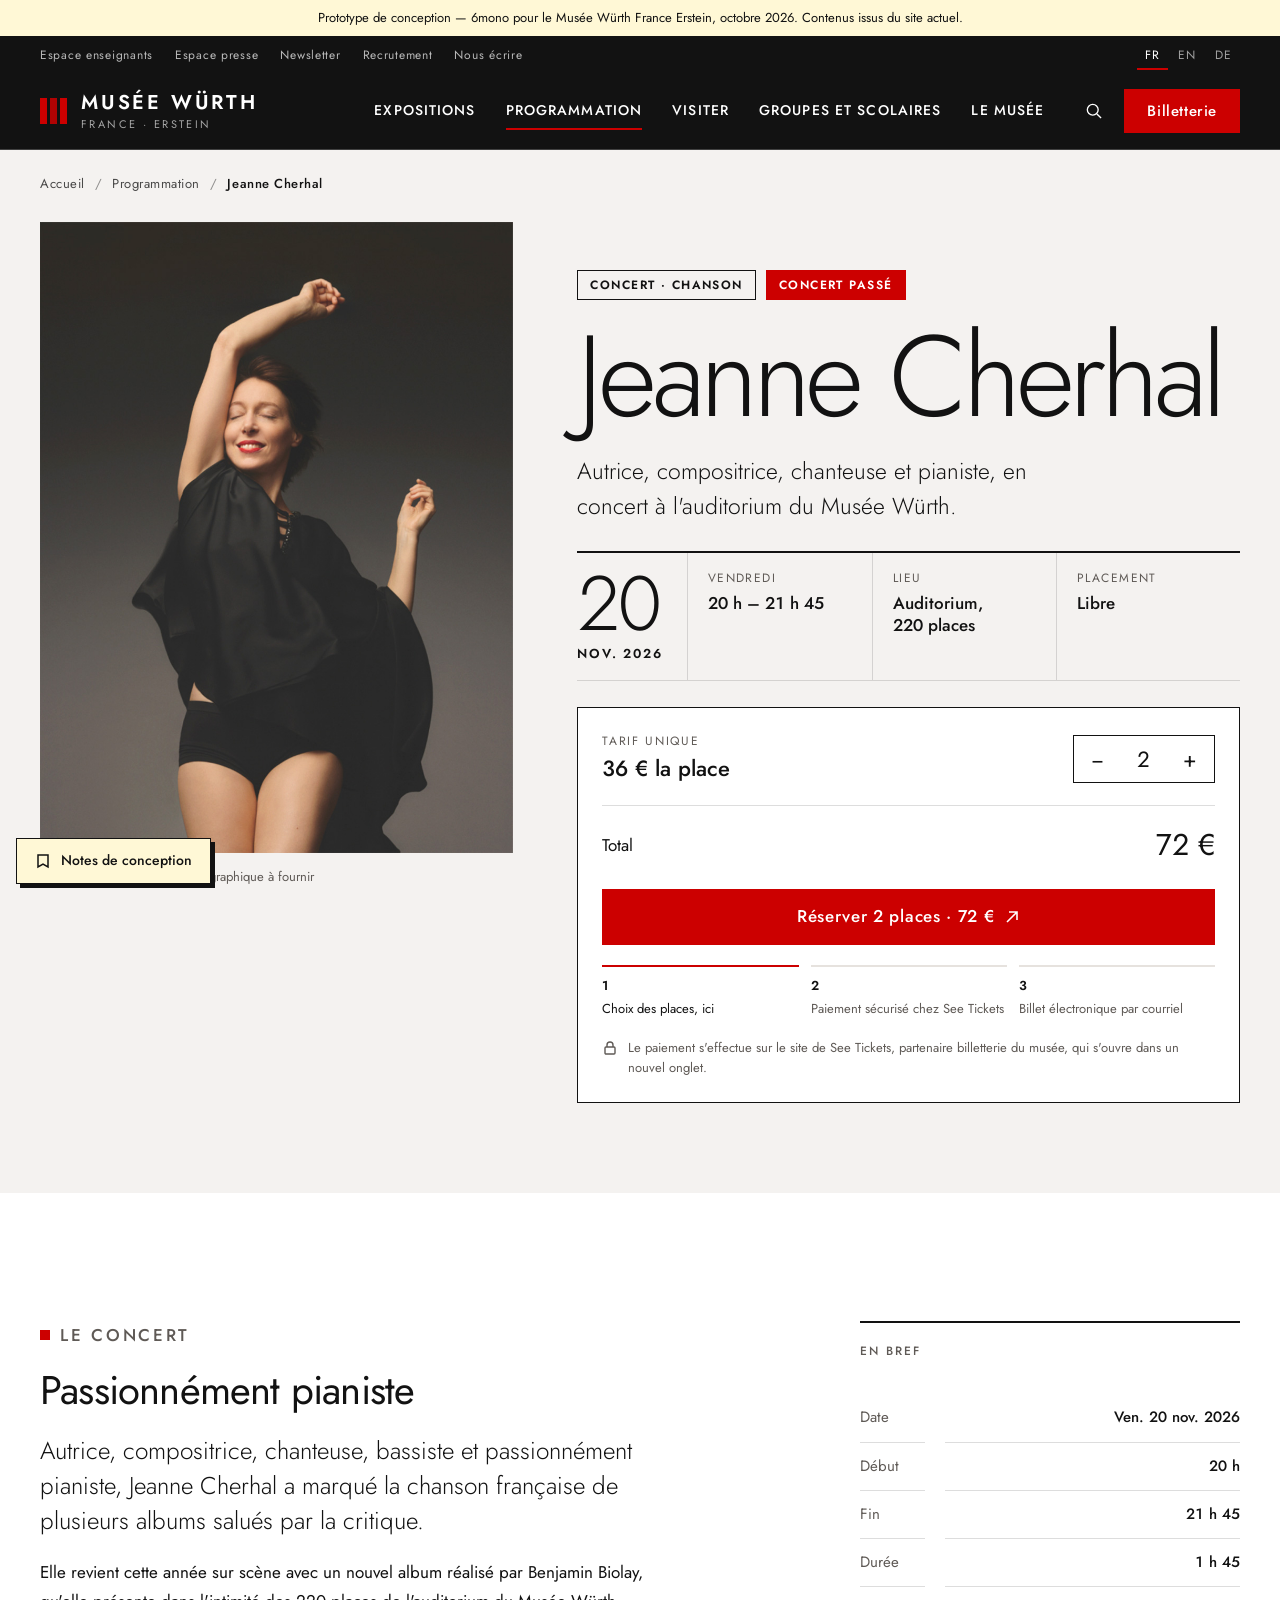
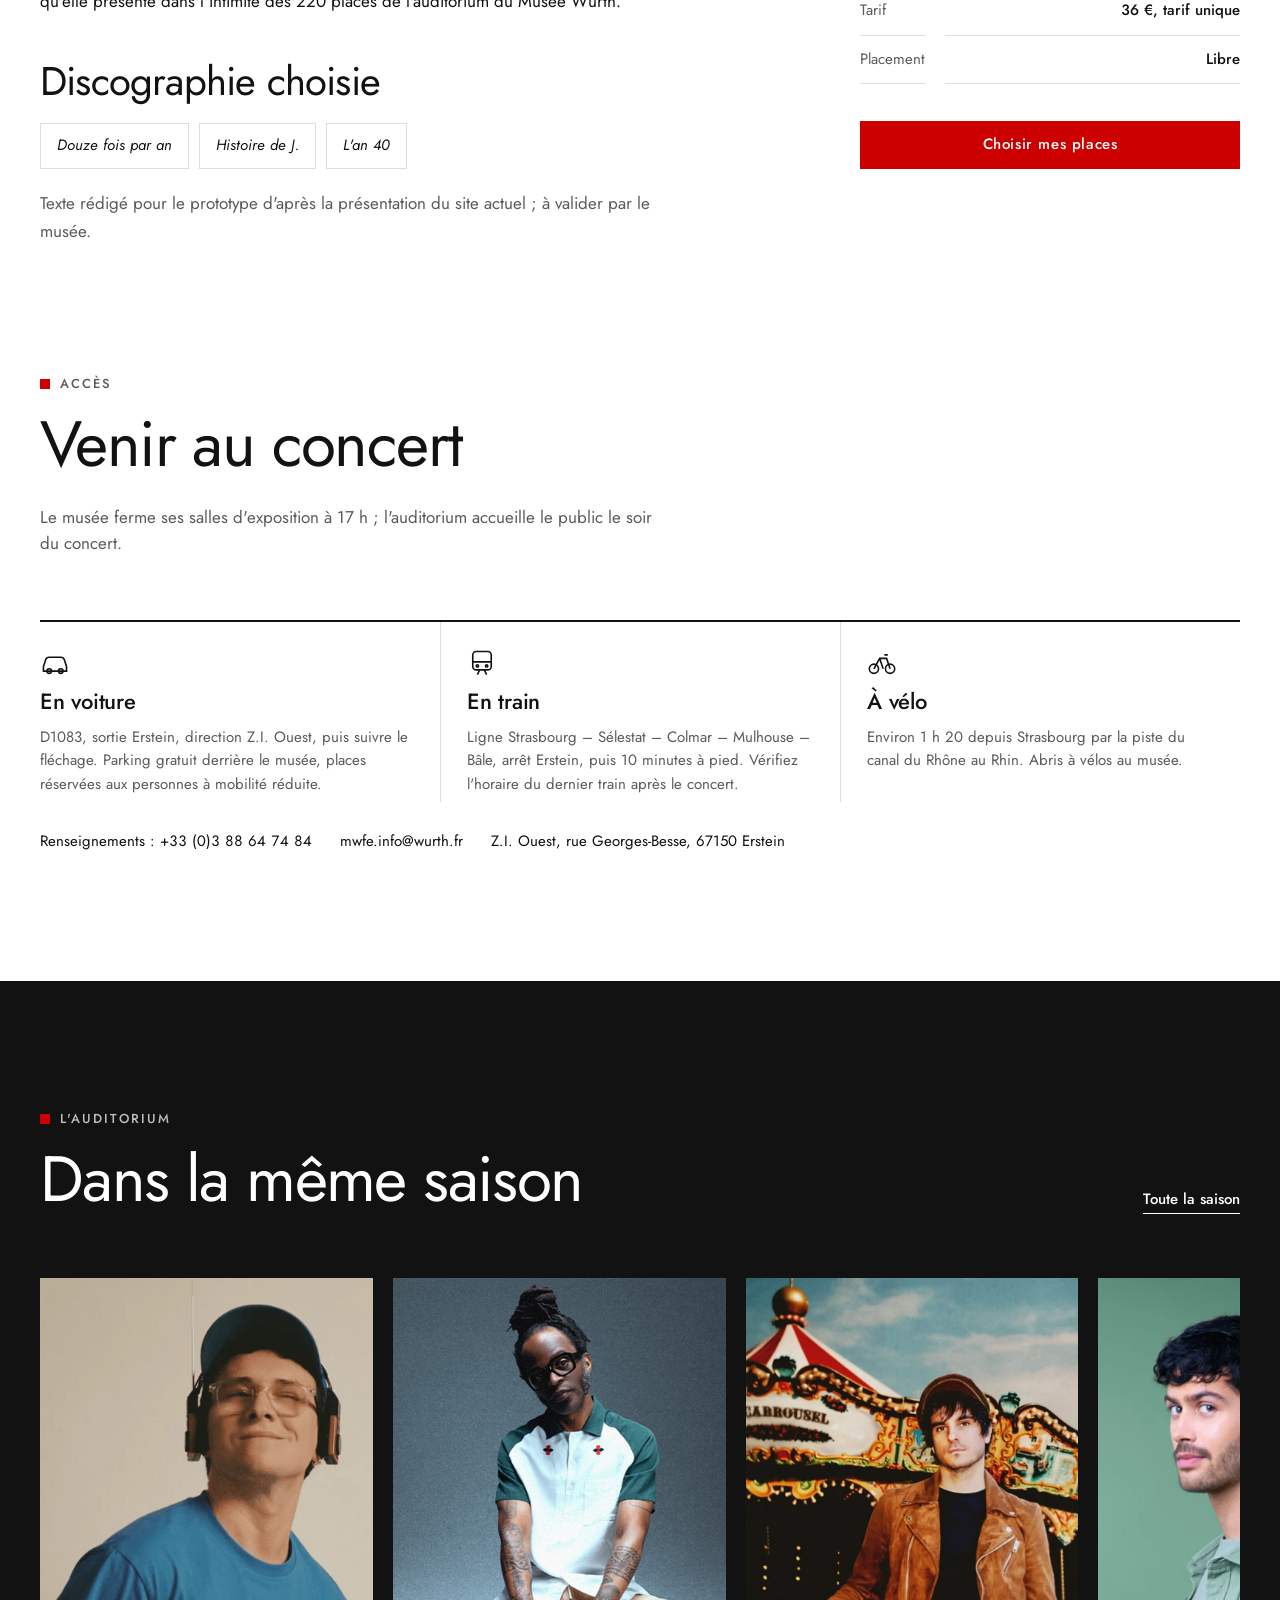
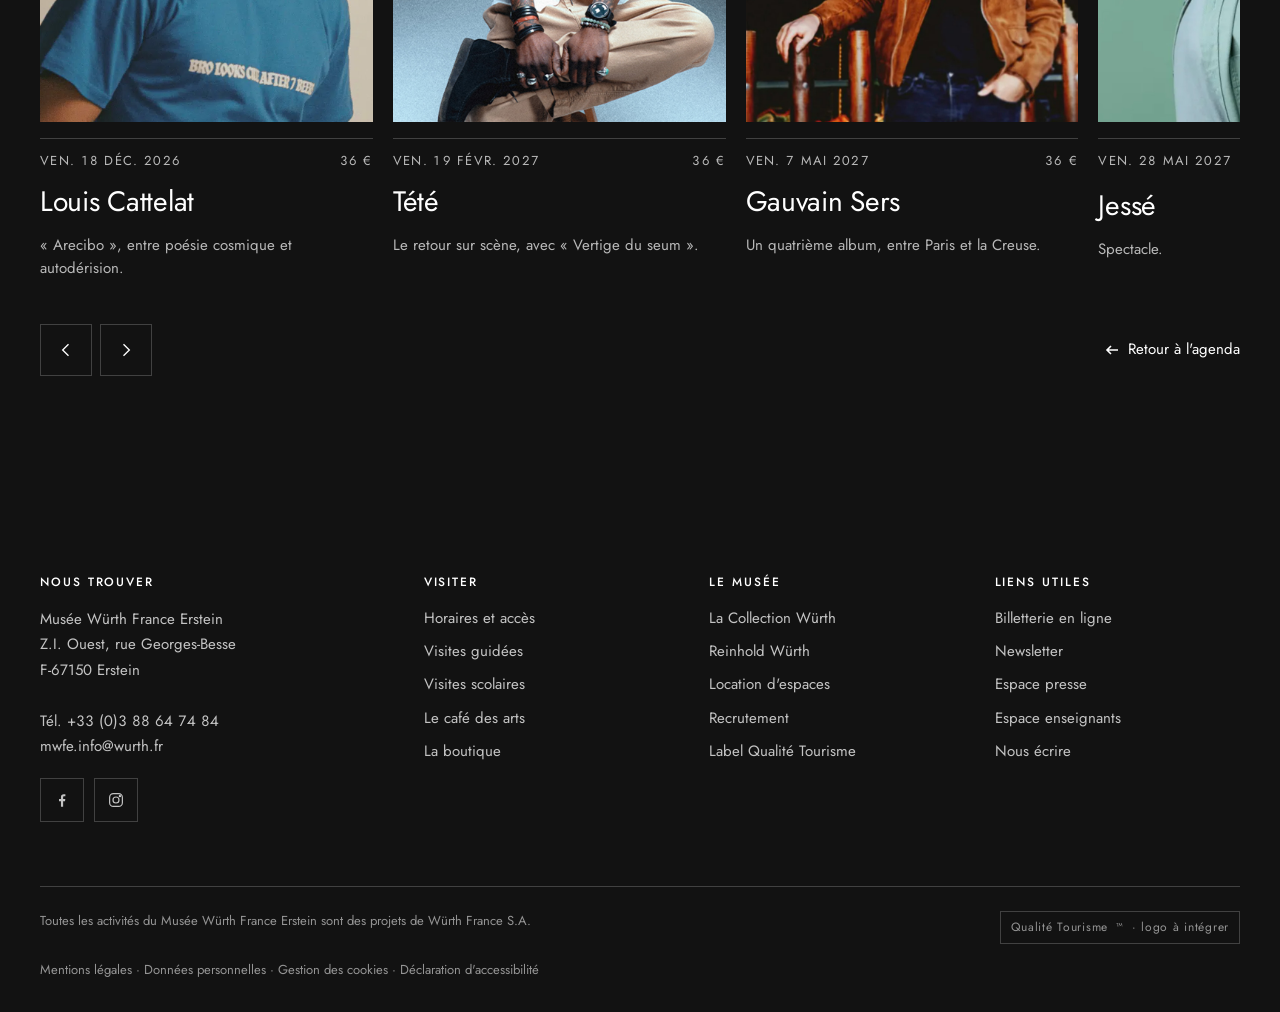
<file: evenement-jeanne-cherhal.html>
<!doctype html>
<html lang="fr">
<head>
<meta charset="utf-8">
<meta name="viewport" content="width=device-width, initial-scale=1, viewport-fit=cover">
<title>Jeanne Cherhal — Musée Würth</title>
<meta name="robots" content="noindex, nofollow">
<meta name="description" content="Jeanne Cherhal en concert le vendredi 20 novembre 2026 à 20 h à l’auditorium du Musée Würth, Erstein. Tarif unique 36 €.">
<link rel="preconnect" href="https://fonts.googleapis.com">
<link rel="preconnect" href="https://fonts.gstatic.com" crossorigin>
<link rel="stylesheet" href="https://fonts.googleapis.com/css2?family=Jost:ital,wght@0,300;0,400;0,500;0,600;0,700;1,300;1,400&display=swap">
<link rel="stylesheet" href="style.css">
</head>
<body class="page-event has-mbook">

<p class="proto-flag">Prototype de conception — 6mono pour le Musée Würth France Erstein, octobre 2026. Contenus issus du site actuel.</p>

<!-- ============ EN-TÊTE ============ -->
<div class="util">
  <div class="wrap">
    <ul>
      <li><a href="index.html#publics">Espace enseignants</a></li>
      <li><a href="index.html#footer">Espace presse</a></li>
      <li><a href="index.html#newsletter">Newsletter</a></li>
      <li><a href="index.html#footer">Recrutement</a></li>
      <li><a href="index.html#footer">Nous écrire</a></li>
    </ul>
    <div class="langs" role="group" aria-label="Langue du site">
      <button type="button" aria-pressed="true" lang="fr">FR</button>
      <button type="button" aria-pressed="false" lang="en" data-lang="English version">EN</button>
      <a href="de/index.html" lang="de" hreflang="de" title="Deutsche Startseite">DE</a>
    </div>
  </div>
</div>

<header class="hdr" id="top">
  <div class="wrap">
    <a class="brand" href="index.html" aria-label="Musée Würth France Erstein, accueil">
      <span class="brand-mark" aria-hidden="true"><i></i><i></i><i></i></span>
      <span class="brand-txt"><b>MUSÉE WÜRTH</b><span>France · Erstein</span></span>
    </a>
    <nav class="nav" aria-label="Navigation principale">
      <a href="index.html#expositions">Expositions</a>
      <a href="index.html#programmation" class="on" aria-current="true">Programmation</a>
      <a href="index.html#visiter">Visiter</a>
      <a href="index.html#publics">Groupes et scolaires</a>
      <a href="index.html#collection">Le musée</a>
    </nav>
    <div class="hdr-tools">
      <button class="icon-btn" type="button" id="openSearch" aria-label="Rechercher">
        <svg viewBox="0 0 24 24" fill="none" stroke="currentColor" stroke-width="1.6"><circle cx="10.5" cy="10.5" r="6.5"/><path d="m15.5 15.5 5 5"/></svg>
      </button>
      <a class="btn btn--red" href="index.html#programmation"><span>Billetterie</span></a>
      <button class="icon-btn burger" type="button" id="openMenu" aria-label="Ouvrir le menu" aria-expanded="false">
        <svg viewBox="0 0 24 24" fill="none" stroke="currentColor" stroke-width="1.6"><path d="M3 7h18M3 12h18M3 17h18"/></svg>
      </button>
    </div>
  </div>
</header>

<div class="drawer" id="drawer" hidden>
  <div class="drawer-top">
    <span class="brand-txt"><b>MUSÉE WÜRTH</b><span>France · Erstein</span></span>
    <button class="icon-btn" type="button" id="closeMenu" aria-label="Fermer le menu"><svg viewBox="0 0 24 24" fill="none" stroke="currentColor" stroke-width="1.6"><path d="M5 5l14 14M19 5 5 19"/></svg></button>
  </div>
  <nav aria-label="Navigation mobile">
    <a href="index.html#expositions">Expositions</a>
    <a href="index.html#programmation">Programmation</a>
    <a href="index.html#visiter">Visiter</a>
    <a href="index.html#publics">Groupes et scolaires</a>
    <a href="index.html#collection">Le musée</a>
    <a href="index.html#publics">Location d'espaces</a>
  </nav>
  <a class="btn btn--red" href="index.html#programmation">Billetterie</a>
</div>

<div class="search" id="search" hidden role="dialog" aria-modal="true" aria-label="Recherche">
  <button class="icon-btn close" type="button" id="closeSearch" aria-label="Fermer la recherche"><svg viewBox="0 0 24 24" fill="none" stroke="currentColor" stroke-width="1.6"><path d="M5 5l14 14M19 5 5 19"/></svg></button>
  <form id="searchForm">
    <label for="q">Rechercher sur le site</label>
    <input id="q" type="search" placeholder="Une exposition, un artiste, un concert…" autocomplete="off">
    <div class="sugg" aria-label="Recherches fréquentes">
      <a href="index.html#visiter">Horaires</a><a href="index.html#expositions">ZOOM</a><a href="index.html#programmation">Concerts</a><a href="index.html#publics">Anniversaire au musée</a><a href="index.html#visiter">Venir en train</a><a href="index.html#publics">Visites scolaires</a>
    </div>
  </form>
</div>

<main>
<!-- ============ EN-TÊTE DE L'ÉVÉNEMENT ============ -->
<section class="ehero" aria-labelledby="etitle">
  <div class="wrap">
    <nav class="crumbs" aria-label="Fil d'Ariane" style="padding-top:24px">
      <ol><li><a href="index.html">Accueil</a></li><li><a href="index.html#programmation">Programmation</a></li><li><span aria-current="page">Jeanne Cherhal</span></li></ol>
    </nav>
  </div>
  <div class="wrap ehero-in">
    <figure class="ehero-media" style="margin:0">
      <div class="ph" data-src="assets/show-cherhal.jpg" data-label="Portrait artiste 900 × 1200"></div>
      <figcaption>Jeanne Cherhal — crédit photographique à fournir</figcaption>
    </figure>
    <div class="ehero-body">
      <div class="ehero-tags"><span class="pill">Concert · chanson</span><span class="pill pill--red" data-countdown="2026-11-20">Le 20 novembre</span></div>
      <h1 id="etitle">Jeanne Cherhal</h1>
      <p class="sub">Autrice, compositrice, chanteuse et pianiste, en concert à l'auditorium du Musée Würth.</p>

      <div class="edate">
        <div class="edate-day"><b>20</b><span>nov. 2026</span></div>
        <div class="edate-info">
          <div><small>Vendredi</small><strong>20&nbsp;h – 21&nbsp;h&nbsp;45</strong></div>
          <div><small>Lieu</small><strong>Auditorium, 220&nbsp;places</strong></div>
          <div><small>Placement</small><strong>Libre</strong></div>
        </div>
      </div>

      <div class="book" id="book" data-price="36" aria-labelledby="book-t">
        <h2 id="book-t" class="sr">Réserver des places</h2>
        <div class="book-row">
          <div><small>Tarif unique</small><strong>36&nbsp;€ la place</strong></div>
          <div class="stepper" role="group" aria-label="Nombre de places">
            <button type="button" id="qMinus" aria-label="Retirer une place">−</button>
            <output id="qty" aria-live="polite">2</output>
            <button type="button" id="qPlus" aria-label="Ajouter une place">+</button>
          </div>
        </div>
        <div class="book-row" style="border-top:1px solid var(--line);padding-top:16px">
          <span>Total</span><span class="book-total" id="total">72&nbsp;€</span>
        </div>
        <a class="btn btn--red btn--block" id="bookCta" data-book href="https://billetterie.seetickets.fr/jeanne-cherhal-concert-auditorium-musee-wurth-erstein-20-novembre-2026-css5-museewurth-pg101-ri11959179.html" target="_blank" rel="noopener"><span id="bookCtaLabel">Réserver 2 places · 72&nbsp;€</span> <svg viewBox="0 0 16 16" fill="none" stroke="currentColor" stroke-width="1.6"><path d="M5 3h8v8M13 3 3 13"/></svg></a>
        <ol class="book-steps" aria-label="Étapes de la réservation">
          <li class="here">Choix des places, ici</li>
          <li>Paiement sécurisé chez See Tickets</li>
          <li>Billet électronique par courriel</li>
        </ol>
        <p class="book-note"><svg viewBox="0 0 16 16" fill="none" stroke="currentColor" stroke-width="1.4"><rect x="3" y="7" width="10" height="7" rx="1"/><path d="M5 7V5a3 3 0 0 1 6 0v2"/></svg>Le paiement s'effectue sur le site de See Tickets, partenaire billetterie du musée, qui s'ouvre dans un nouvel onglet.</p>
      </div>
    </div>
  </div>
  <aside class="note"><b><i>1</i>Réserver sans chercher</b><p>Date, heure, lieu, placement et prix tiennent dans le premier écran. Le module annonce le total avant le départ vers la billetterie et prévient du changement de site : c'est la rupture de parcours relevée dans l'auto-évaluation, désormais expliquée au visiteur.</p><p>Le badge rouge calcule le délai : « Dans 24 jours », « Demain », « Ce soir ».</p><span class="el">The Events Calendar fournit date, lieu et prix ; Elementor Pro les affiche via les balises dynamiques. Le module de quantité est un widget HTML ; le lien pointe vers l'événement See Tickets (champ « URL de billetterie »).</span></aside>
</section>

<!-- ============ PRÉSENTATION ============ -->
<section class="sec" aria-labelledby="pres-t">
  <div class="wrap split">
    <div class="prose">
      <p class="eyebrow">Le concert</p>
      <h2 id="pres-t" style="margin-top:0">Passionnément pianiste</h2>
      <p class="intro">Autrice, compositrice, chanteuse, bassiste et passionnément pianiste, Jeanne Cherhal a marqué la chanson française de plusieurs albums salués par la critique.</p>
      <p>Elle revient cette année sur scène avec un nouvel album réalisé par Benjamin Biolay, qu'elle présente dans l'intimité des 220&nbsp;places de l'auditorium du Musée Würth.</p>
      <h2>Discographie choisie</h2>
      <ul class="disco"><li>Douze fois par an</li><li>Histoire de J.</li><li>L'an 40</li></ul>
      <p class="fine">Texte rédigé pour le prototype d'après la présentation du site actuel ; à valider par le musée.</p>
    </div>
    <aside class="cartel-card" aria-label="En bref">
      <h2>En bref</h2>
      <dl class="facts">
        <dt>Date</dt><dd>Ven. 20 nov. 2026</dd>
        <dt>Début</dt><dd>20&nbsp;h</dd>
        <dt>Fin</dt><dd>21&nbsp;h&nbsp;45</dd>
        <dt>Durée</dt><dd>1&nbsp;h&nbsp;45</dd>
        <dt>Tarif</dt><dd>36&nbsp;€, tarif unique</dd>
        <dt>Placement</dt><dd>Libre</dd>
      </dl>
      <a class="btn btn--red btn--block" href="#book">Choisir mes places</a>
    </aside>
  </div>
  <aside class="note left"><b><i>2</i>Même structure que la fiche exposition</b><p>Texte à gauche, cartel collant à droite : le visiteur retrouve ses repères d'une page à l'autre. Un seul gabarit Elementor sert ainsi les deux types de contenus.</p></aside>
</section>

<!-- ============ VENIR AU CONCERT ============ -->
<section class="sec" style="padding-top:0" aria-labelledby="go-t">
  <div class="wrap">
    <div class="sec-head"><div><p class="eyebrow">Accès</p><h2 id="go-t">Venir au concert</h2></div><p class="lead">Le musée ferme ses salles d'exposition à 17&nbsp;h ; l'auditorium accueille le public le soir du concert.</p></div>
    <div class="goto">
      <div><svg viewBox="0 0 26 26" fill="none" stroke="currentColor" stroke-width="1.4"><path d="M3 16l2-6a3 3 0 0 1 3-2h10a3 3 0 0 1 3 2l2 6v4H3z"/><circle cx="8" cy="20" r="2"/><circle cx="18" cy="20" r="2"/></svg><h3>En voiture</h3><p>D1083, sortie Erstein, direction Z.I. Ouest, puis suivre le fléchage. Parking gratuit derrière le musée, places réservées aux personnes à mobilité réduite.</p></div>
      <div><svg viewBox="0 0 26 26" fill="none" stroke="currentColor" stroke-width="1.4"><rect x="5" y="3" width="16" height="16" rx="3"/><path d="M5 12h16M9 23l2-4M17 23l-2-4"/><circle cx="9" cy="15.5" r="1"/><circle cx="17" cy="15.5" r="1"/></svg><h3>En train</h3><p>Ligne Strasbourg – Sélestat – Colmar – Mulhouse – Bâle, arrêt Erstein, puis 10&nbsp;minutes à pied. Vérifiez l'horaire du dernier train après le concert.</p></div>
      <div><svg viewBox="0 0 26 26" fill="none" stroke="currentColor" stroke-width="1.4"><circle cx="6" cy="18" r="4"/><circle cx="20" cy="18" r="4"/><path d="M6 18l5-9h6l3 9M11 9l3 9M15 6h3"/></svg><h3>À vélo</h3><p>Environ 1&nbsp;h&nbsp;20 depuis Strasbourg par la piste du canal du Rhône au Rhin. Abris à vélos au musée.</p></div>
    </div>
    <p class="contact-line"><span>Renseignements : <span class="num">+33 (0)3 88 64 74 84</span></span><span>mwfe.info@wurth.fr</span><span>Z.I. Ouest, rue Georges-Besse, 67150 Erstein</span></p>
  </div>
  <aside class="note"><b><i>3</i>Penser au retour</b><p>Pour un concert qui finit à 21&nbsp;h&nbsp;45, l'accès en train pose la question du retour : la page le signale plutôt que de laisser le visiteur le découvrir sur place.</p></aside>
</section>

<!-- ============ DANS LA MÊME SAISON ============ -->
<section class="sec audi inv" aria-labelledby="season-t">
  <div class="wrap" data-rail>
    <div class="sec-head"><div><p class="eyebrow">L'auditorium</p><h2 id="season-t">Dans la même saison</h2></div><a class="link" href="index.html#auditorium" style="color:#fff">Toute la saison</a></div>
    <div class="rail" tabindex="0" aria-label="Autres spectacles de la saison">
      <a class="show" href="index.html#programmation"><div class="ph dark" data-src="assets/show-cattelat.jpg" data-label="Portrait artiste"></div><div class="show-date num"><span>Ven. 18 déc. 2026</span><span>36&nbsp;€</span></div><h3>Louis Cattelat</h3><p>« Arecibo », entre poésie cosmique et autodérision.</p></a>
      <a class="show" href="index.html#programmation"><div class="ph dark" data-src="assets/show-tete.jpg" data-label="Portrait artiste"></div><div class="show-date num"><span>Ven. 19 févr. 2027</span><span>36&nbsp;€</span></div><h3>Tété</h3><p>Le retour sur scène, avec « Vertige du seum ».</p></a>
      <a class="show" href="index.html#programmation"><div class="ph dark" data-src="assets/show-sers.jpg" data-label="Portrait artiste"></div><div class="show-date num"><span>Ven. 7 mai 2027</span><span>36&nbsp;€</span></div><h3>Gauvain Sers</h3><p>Un quatrième album, entre Paris et la Creuse.</p></a>
      <a class="show" href="index.html#programmation"><div class="ph dark" data-src="assets/show-jesse.jpg" data-label="Portrait artiste"></div><div class="show-date num"><span>Ven. 28 mai 2027</span><span class="full">Complet</span></div><h3>Jessé</h3><p>Spectacle.</p></a>
    </div>
    <div class="prog-foot">
      <div class="rail-ctrl">
        <button type="button" data-rail-prev aria-label="Spectacles précédents"><svg viewBox="0 0 24 24" fill="none" stroke="currentColor" stroke-width="1.6"><path d="M15 5l-7 7 7 7"/></svg></button>
        <button type="button" data-rail-next aria-label="Spectacles suivants"><svg viewBox="0 0 24 24" fill="none" stroke="currentColor" stroke-width="1.6"><path d="M9 5l7 7-7 7"/></svg></button>
      </div>
      <a class="backlink" href="index.html#programmation" style="color:#fff"><svg viewBox="0 0 16 16" fill="none" stroke="currentColor" stroke-width="1.6"><path d="M14 8H3M7 4 3 8l4 4"/></svg>Retour à l'agenda</a>
    </div>
  </div>
</section>
</main>

<div class="mbook" aria-label="Réservation rapide">
  <span><b>Ven. 20 nov. · 20&nbsp;h</b>36&nbsp;€ la place</span>
  <a class="btn btn--red btn-sm" href="#book">Réserver</a>
</div>

<!-- ============ PIED DE PAGE ============ -->
<footer class="foot" id="footer">
  <div class="wrap">
    <div class="foot-grid">
      <div>
        <h4>Nous trouver</h4>
        <address>Musée Würth France Erstein<br>Z.I. Ouest, rue Georges-Besse<br>F-67150 Erstein<br><br>Tél. <span class="num">+33 (0)3 88 64 74 84</span><br>mwfe.info@wurth.fr</address>
        <div class="social">
          <a href="https://www.facebook.com/museewurth/" aria-label="Facebook"><svg viewBox="0 0 24 24" fill="currentColor"><path d="M13.5 21v-7.5h2.5l.4-3h-2.9V8.6c0-.9.3-1.5 1.5-1.5h1.5V4.4a20 20 0 0 0-2.2-.1c-2.2 0-3.7 1.3-3.7 3.8v2.4H8v3h2.6V21z"/></svg></a>
          <a href="https://www.instagram.com/museewurth/" aria-label="Instagram"><svg viewBox="0 0 24 24" fill="none" stroke="currentColor" stroke-width="1.6"><rect x="3.5" y="3.5" width="17" height="17" rx="5"/><circle cx="12" cy="12" r="4"/><circle cx="17.2" cy="6.8" r=".8" fill="currentColor"/></svg></a>
        </div>
      </div>
      <div>
        <h4>Visiter</h4>
        <ul><li><a href="index.html#visiter">Horaires et accès</a></li><li><a href="index.html#publics">Visites guidées</a></li><li><a href="index.html#publics">Visites scolaires</a></li><li><a href="index.html#visiter">Le café des arts</a></li><li><a href="index.html#visiter">La boutique</a></li></ul>
      </div>
      <div>
        <h4>Le musée</h4>
        <ul><li><a href="index.html#collection">La Collection Würth</a></li><li><a href="index.html#collection">Reinhold Würth</a></li><li><a href="index.html#publics">Location d'espaces</a></li><li><a href="index.html#footer">Recrutement</a></li><li><a href="index.html#footer">Label Qualité Tourisme</a></li></ul>
      </div>
      <div>
        <h4>Liens utiles</h4>
        <ul><li><a href="index.html#programmation">Billetterie en ligne</a></li><li><a href="index.html#newsletter">Newsletter</a></li><li><a href="index.html#footer">Espace presse</a></li><li><a href="index.html#publics">Espace enseignants</a></li><li><a href="index.html#footer">Nous écrire</a></li></ul>
      </div>
    </div>
    <div class="foot-bottom">
      <span>Toutes les activités du Musée Würth France Erstein sont des projets de Würth France S.A.</span>
      <span class="label-qt">Qualité Tourisme<sup>™</sup> · logo à intégrer</span>
      <span><a href="index.html#footer">Mentions légales</a> · <a href="index.html#footer">Données personnelles</a> · <a href="index.html#footer">Gestion des cookies</a> · <a href="index.html#footer">Déclaration d'accessibilité</a></span>
    </div>
  </div>
</footer>

<button class="notes-toggle" type="button" id="notesToggle" aria-pressed="false">
  <svg width="16" height="16" viewBox="0 0 16 16" fill="none" stroke="currentColor" stroke-width="1.5"><path d="M3 2h10v12l-5-3-5 3z"/></svg>
  <span>Notes de conception</span>
</button>
<div class="toast" id="toast" role="status"></div>

<script src="main.js"></script>
</body>
</html>
</file>
<file: style.css>
/* Concept : « le cartel ». Chaque bloc se lit comme le cartel d'une œuvre —
   titre, nature, lieu, conditions — sur un fond de galerie blanc ; le noir structure, le rouge Würth ne signale que l'action et l'actualité. */
:root{
  --ink:#121212;        /* noir Würth, légèrement adouci */
  --paper:#FFFFFF;      /* mur de galerie */
  --stone:#F4F2F0;      /* gris chaud des cimaises */
  --stone-2:#E6E2DE;
  --mute:#5F5A56;       /* texte secondaire, contraste AA sur blanc */
  --red:#CC0000;        /* rouge Würth (valeur à confirmer avec la charte) */
  --red-dark:#A80000;
  --line:rgba(18,18,18,.14);
  --line-inv:rgba(255,255,255,.2);
  --f:"Jost","Futura","Century Gothic","Avenir Next",system-ui,sans-serif;
  --s-xs:13px; --s-sm:15px; --s-md:17px; --s-lg:22px; --s-xl:clamp(28px,3.2vw,40px); --s-2xl:clamp(36px,5vw,64px);
  --hdr:76px;
  color-scheme:light;
}
*{box-sizing:border-box}
[hidden]{display:none!important}
html{scroll-behavior:smooth;scroll-padding-top:calc(var(--hdr) + 12px)}
@media (prefers-reduced-motion:reduce){html{scroll-behavior:auto}*,*::before,*::after{animation:none!important;transition:none!important}}
body{margin:0;background:var(--paper);color:var(--ink);font-family:var(--f);font-size:var(--s-md);line-height:1.55;font-weight:400;-webkit-font-smoothing:antialiased;overflow-x:hidden}
body::before{content:"";position:fixed;inset:0 0 auto;height:env(safe-area-inset-top,0px);z-index:10;background:var(--ink)}
a{color:inherit}
img{max-width:100%;display:block}
h1,h2,h3,h4{margin:0;font-weight:500;line-height:1.08;text-wrap:balance;letter-spacing:-.01em}
p{margin:0}
ul,ol{margin:0;padding:0;list-style:none}
button{font:inherit;color:inherit;cursor:pointer}
:focus-visible{outline:2px solid var(--red);outline-offset:3px}
.wrap{max-width:1380px;margin:0 auto;padding-left:max(16px,env(safe-area-inset-left,0px));padding-right:max(16px,env(safe-area-inset-right,0px))}
@media (min-width:760px){.wrap{padding-left:max(40px,env(safe-area-inset-left,0px));padding-right:max(40px,env(safe-area-inset-right,0px))}}
.sr{position:absolute;width:1px;height:1px;overflow:hidden;clip:rect(0 0 0 0);white-space:nowrap}
.eyebrow{display:flex;align-items:center;gap:10px;font-size:var(--s-xs);font-weight:500;letter-spacing:.16em;text-transform:uppercase;color:var(--mute)}
.eyebrow::before{content:"";width:10px;height:10px;background:var(--red);flex:none}
.inv .eyebrow{color:rgba(255,255,255,.72)}
.num{font-variant-numeric:tabular-nums}

/* Boutons */
.btn{display:inline-flex;align-items:center;gap:10px;height:48px;padding:0 22px;border:1px solid currentColor;background:transparent;font-size:var(--s-sm);font-weight:500;letter-spacing:.04em;text-decoration:none;transition:background .2s,color .2s,border-color .2s;white-space:nowrap}
.btn svg{width:16px;height:16px;transition:transform .2s}
.btn:hover svg{transform:translateX(3px)}
.btn--red{background:var(--red);border-color:var(--red);color:#fff}
.btn--red:hover{background:var(--red-dark);border-color:var(--red-dark)}
.btn--light{background:#fff;border-color:#fff;color:var(--ink)}
.btn--light:hover{background:var(--stone-2);border-color:var(--stone-2)}
.btn--ghost:hover{background:var(--ink);color:#fff;border-color:var(--ink)}
.inv .btn--ghost:hover{background:#fff;color:var(--ink);border-color:#fff}
.link{display:inline-flex;align-items:center;gap:8px;font-size:var(--s-sm);font-weight:500;text-decoration:none;border-bottom:1px solid currentColor;padding-bottom:2px}
.link:hover{color:var(--red)}

/* Visuels de substitution : remplacés automatiquement si le fichier existe dans /assets */
.ph{position:relative;overflow:hidden;background-color:var(--stone-2);background-image:repeating-linear-gradient(135deg,rgba(18,18,18,.07) 0 1px,transparent 1px 14px);background-size:cover;background-position:center}
.ph.dark{background-color:#232221;background-image:repeating-linear-gradient(135deg,rgba(255,255,255,.06) 0 1px,transparent 1px 14px)}
.ph::after{content:"Visuel · " attr(data-label);position:absolute;right:12px;top:12px;max-width:calc(100% - 24px);font-size:11px;font-weight:500;letter-spacing:.08em;text-transform:uppercase;color:var(--mute);background:rgba(255,255,255,.9);padding:5px 9px;line-height:1.3}
.ph.dark::after{color:rgba(255,255,255,.7);background:rgba(0,0,0,.55)}
.ph.loaded{background-image:none}
.ph.loaded::after{display:none}
.ph > img.fill{position:absolute;inset:0;width:100%;height:100%;object-fit:cover}

/* ---------- En-tête ---------- */
.util{background:var(--ink);color:rgba(255,255,255,.7);font-size:12px;letter-spacing:.06em}
.util .wrap{display:flex;justify-content:space-between;align-items:center;height:36px;gap:16px}
.util ul{display:flex;gap:22px}
.util a{text-decoration:none}
.util a:hover{color:#fff}
.langs{display:flex;gap:2px}
.langs a{padding:6px 8px;font-size:12px;letter-spacing:.1em;color:rgba(255,255,255,.6);text-decoration:none}
.langs a:hover,.langs button:hover{color:#fff}
.langs button{background:none;border:0;padding:6px 8px;font-size:12px;letter-spacing:.1em;color:rgba(255,255,255,.6)}
.langs button[aria-pressed="true"]{color:#fff;box-shadow:inset 0 -2px 0 var(--red)}
.hdr{position:sticky;top:env(safe-area-inset-top,0px);z-index:60;background:var(--ink);color:#fff;border-bottom:1px solid var(--line-inv);transition:height .25s}
.hdr .wrap{display:flex;align-items:center;gap:28px;height:var(--hdr)}
.brand{display:flex;align-items:center;gap:14px;text-decoration:none;flex:none}
.brand-mark{display:grid;grid-template-columns:repeat(3,7px);gap:3px}
.brand-mark i{display:block;height:26px;background:var(--red)}
.brand-mark i:nth-child(2){height:26px;opacity:.85}
.brand-txt{display:flex;flex-direction:column;line-height:1}
.brand-txt b{font-size:20px;font-weight:600;letter-spacing:.14em}
.brand-txt span{font-size:11px;letter-spacing:.22em;text-transform:uppercase;color:rgba(255,255,255,.62);margin-top:6px}
.nav{display:flex;gap:30px;margin-left:auto;font-size:14px;font-weight:500;letter-spacing:.08em;text-transform:uppercase}
.nav a{text-decoration:none;position:relative;padding:8px 0}
.nav a::after{content:"";position:absolute;left:0;right:0;bottom:0;height:2px;background:var(--red);transform:scaleX(0);transform-origin:left;transition:transform .25s}
.nav a:hover::after,.nav a.on::after{transform:scaleX(1)}
.hdr-tools{display:flex;align-items:center;gap:8px}
.icon-btn{width:44px;height:44px;display:grid;place-items:center;background:none;border:0;color:inherit}
.icon-btn svg{width:20px;height:20px}
.hdr .btn{height:44px}
.burger{display:none}
@media (max-width:1180px){.nav{gap:20px;font-size:13px}}
@media (max-width:1040px){.nav,.hdr .btn--red span.long{display:none}.burger{display:grid}.hdr-tools{margin-left:auto}}
@media (max-width:640px){.util ul{display:none}.util .wrap{justify-content:flex-end}.hdr .wrap{gap:10px}.brand{gap:10px}.brand-mark{grid-template-columns:repeat(3,5px);gap:2px}.brand-mark i{height:22px}.brand-txt b{font-size:15px;letter-spacing:.1em}.brand-txt span{font-size:10px;letter-spacing:.16em}.hdr-tools{gap:2px}.icon-btn{width:40px}.hdr .btn{padding:0 12px;height:40px;font-size:14px}}

/* Menu mobile */
.drawer{position:fixed;inset:0;z-index:80;background:var(--ink);color:#fff;padding:calc(env(safe-area-inset-top,0px) + 20px) max(16px,env(safe-area-inset-right,0px)) calc(env(safe-area-inset-bottom,0px) + 24px) max(16px,env(safe-area-inset-left,0px));display:flex;flex-direction:column;gap:28px;overflow:auto}
.drawer-top{display:flex;justify-content:space-between;align-items:center}
.drawer nav{display:flex;flex-direction:column}
.drawer nav a{font-size:30px;font-weight:400;text-decoration:none;padding:12px 0;border-bottom:1px solid var(--line-inv)}

/* Recherche */
.search{position:fixed;inset:0;z-index:90;background:rgba(18,18,18,.96);color:#fff;display:flex;flex-direction:column;align-items:center;padding:calc(env(safe-area-inset-top,0px) + 14vh) max(16px,env(safe-area-inset-right,0px)) 40px max(16px,env(safe-area-inset-left,0px))}
.search form{width:min(820px,100%)}
.search label{font-size:var(--s-xs);letter-spacing:.16em;text-transform:uppercase;color:rgba(255,255,255,.6)}
.search input{width:100%;margin-top:14px;background:none;border:0;border-bottom:2px solid #fff;color:#fff;font:300 clamp(28px,5vw,52px)/1.2 var(--f);padding:8px 0}
.search input:focus{outline:none;border-color:var(--red)}
.search .sugg{display:flex;flex-wrap:wrap;gap:10px;margin-top:26px}
.search .sugg a{border:1px solid var(--line-inv);padding:8px 14px;font-size:var(--s-sm);text-decoration:none}
.search .sugg a:hover{border-color:#fff}
.search .close{position:absolute;top:calc(env(safe-area-inset-top,0px) + 16px);right:max(16px,env(safe-area-inset-right,0px))}

/* ---------- Hero ---------- */
.hero{position:relative;background:var(--ink);color:#fff;overflow:hidden}
.slides{position:relative;min-height:clamp(560px,78vh,820px)}
.slide{position:absolute;inset:0;opacity:0;visibility:hidden;transition:opacity .9s ease,visibility 0s .9s}
.slide.on{opacity:1;visibility:visible;transition:opacity .9s ease}
.slide .ph{position:absolute;inset:0}
.slide .ph::after{top:auto;bottom:96px;right:max(16px,env(safe-area-inset-right,0px))}
.slide::before{content:"";position:absolute;inset:0;z-index:1;background:linear-gradient(90deg,rgba(18,18,18,.88) 0%,rgba(18,18,18,.55) 45%,rgba(18,18,18,.1) 100%)}
.slide-body{position:relative;z-index:2;height:100%;display:flex;flex-direction:column;justify-content:center;gap:22px;padding-block:72px 120px}
.slide h1,.slide h2{font-size:clamp(64px,13vw,196px);font-weight:300;letter-spacing:-.045em;line-height:.86}
.slide h1 em,.slide h2 em{font-style:normal;color:var(--red)}
.slide .sub{font-size:clamp(20px,2.2vw,30px);font-weight:300;max-width:22ch;line-height:1.2}
.slide .meta{display:flex;flex-wrap:wrap;gap:8px 22px;font-size:var(--s-sm);color:rgba(255,255,255,.8)}
.slide .meta span{display:inline-block}
.slide .meta .free{color:#fff;font-weight:500}
.slide .meta .free::before{content:"";display:inline-block;vertical-align:middle;margin:-2px 8px 0 0;width:8px;height:8px;border-radius:50%;background:var(--red)}
.slide .ctas{display:flex;flex-wrap:wrap;gap:12px;margin-top:8px}
.slide.on .stag{animation:rise .9s cubic-bezier(.2,.7,.2,1) both}
.slide.on .stag:nth-child(2){animation-delay:.08s}.slide.on .stag:nth-child(3){animation-delay:.16s}.slide.on .stag:nth-child(4){animation-delay:.24s}.slide.on .stag:nth-child(5){animation-delay:.32s}
.slide.on h1.stag,.slide.on h2.stag{animation-name:zoomout}
@keyframes rise{from{transform:translateY(18px);opacity:.001}to{transform:none;opacity:1}}
@keyframes zoomout{from{transform:scale(1.08);transform-origin:left bottom;opacity:.001}to{transform:none;opacity:1}}
.hero-ctrl{position:absolute;z-index:3;left:0;right:0;bottom:0;border-top:1px solid var(--line-inv)}
.hero-ctrl .wrap{display:grid;grid-template-columns:repeat(3,1fr) auto;align-items:stretch}
.hero-tab{position:relative;background:none;border:0;color:rgba(255,255,255,.6);text-align:left;padding:18px 18px 20px 0;font-size:13px;letter-spacing:.06em;min-width:0}
.hero-tab b{display:block;font-weight:500;font-size:var(--s-sm);letter-spacing:0;color:inherit;white-space:nowrap;overflow:hidden;text-overflow:ellipsis}
.hero-tab::before{content:"";position:absolute;top:-1px;left:0;right:18px;height:2px;background:var(--line-inv)}
.hero-tab i{position:absolute;top:-1px;left:0;height:2px;width:0;background:var(--red)}
.hero-tab[aria-selected="true"]{color:#fff}
.hero-pause{background:none;border:0;color:#fff;width:52px;display:grid;place-items:center}
.hero-pause svg{width:18px;height:18px}
@media (max-width:700px){.hero-tab b{display:none}.hero-ctrl .wrap{grid-template-columns:repeat(3,1fr) auto}.slide .ph::after{bottom:76px}.slide-body{padding-block:56px 110px}}

/* ---------- Bandeau « aujourd'hui » ---------- */
.today{background:var(--stone);border-bottom:1px solid var(--line)}
.today .wrap{display:grid;grid-template-columns:1.3fr repeat(3,1fr);gap:0}
.today-item{padding:26px 24px 26px 0;display:flex;flex-direction:column;gap:6px;min-width:0}
.today-item + .today-item{padding-left:24px;border-left:1px solid var(--line)}
.today-item small{font-size:12px;letter-spacing:.14em;text-transform:uppercase;color:var(--mute)}
.today-item strong{font-size:var(--s-lg);font-weight:500;line-height:1.2}
.status{display:inline-flex;align-items:center;gap:10px}
.status::before{content:"";width:10px;height:10px;border-radius:50%;background:#1F8A4C;box-shadow:0 0 0 4px rgba(31,138,76,.15)}
.status.closed::before{background:var(--red);box-shadow:0 0 0 4px rgba(204,0,0,.12)}
.today-item p{font-size:var(--s-sm);color:var(--mute)}
@media (max-width:900px){.today .wrap{grid-template-columns:1fr 1fr}.today-item:nth-child(3){padding-left:0;border-left:0}.today-item:nth-child(n+3){border-top:1px solid var(--line)}}
@media (max-width:520px){.today .wrap{grid-template-columns:1fr}.today-item + .today-item{padding-left:0;border-left:0;border-top:1px solid var(--line)}}

/* ---------- Sections ---------- */
section{position:relative}
.sec{padding-block:clamp(72px,10vw,140px)}
.sec-head{display:grid;grid-template-columns:1fr auto;align-items:end;gap:24px 40px;margin-bottom:clamp(36px,5vw,64px)}
.sec-head h2{font-size:var(--s-2xl);font-weight:400;margin-top:16px;letter-spacing:-.025em}
.sec-head .lead{grid-column:1/-1;max-width:62ch;color:var(--mute);font-size:var(--s-md)}
@media (max-width:700px){.sec-head{grid-template-columns:1fr}}

/* Expositions : panneaux extensibles */
.expo-panels{display:flex;gap:12px;height:clamp(520px,58vw,640px)}
.panel{position:relative;flex:1;min-width:0;display:flex;flex-direction:column;justify-content:flex-end;text-decoration:none;color:#fff;transition:flex-grow .6s cubic-bezier(.2,.7,.2,1);overflow:hidden;background:var(--ink)}
.panel.main{flex:2.2}
.panel .ph{position:absolute;inset:0;transition:transform 1.2s cubic-bezier(.2,.7,.2,1)}
.panel::before{content:"";position:absolute;inset:0;z-index:1;background:linear-gradient(0deg,rgba(18,18,18,.92) 0%,rgba(18,18,18,.25) 55%,rgba(18,18,18,0) 100%)}
.panel-body{position:relative;z-index:2;padding:28px;display:flex;flex-direction:column;gap:12px}
.panel h3{font-size:clamp(26px,2.8vw,42px);font-weight:400;letter-spacing:-.02em}
.panel .kicker{font-size:12px;letter-spacing:.16em;text-transform:uppercase;color:rgba(255,255,255,.75)}
.cartel{display:grid;grid-template-columns:auto 1fr;gap:4px 18px;font-size:14px;color:rgba(255,255,255,.82);border-top:1px solid var(--line-inv);padding-top:14px;margin-top:4px;max-width:46ch}
.cartel dt{color:rgba(255,255,255,.55)}
.cartel dd{margin:0}
.panel .more{max-height:0;opacity:0;overflow:hidden;transition:max-height .5s,opacity .4s}
.panel.main .more{max-height:200px;opacity:1}
@media (hover:hover) and (min-width:901px){
  .expo-panels:hover .panel{flex:1}
  .expo-panels:hover .panel:hover{flex:2.4}
  .expo-panels:hover .panel.main:not(:hover) .more{max-height:0;opacity:0}
  .panel:hover .more{max-height:200px;opacity:1}
  .panel:hover .ph{transform:scale(1.04)}
}
.panel.past{background:var(--red)}
.panel.past::before{display:none}
.panel.past .panel-body{height:100%;justify-content:space-between}
.panel.past .big{font-size:clamp(30px,2.6vw,44px);overflow-wrap:break-word;font-weight:300;line-height:.95;letter-spacing:-.03em}
@media (max-width:900px){.expo-panels{flex-direction:column;height:auto}.panel{min-height:380px}.panel.past{min-height:220px}.panel .more{max-height:none;opacity:1}}

/* Programmation */
.prog{background:var(--paper)}
.filters{display:flex;flex-wrap:wrap;gap:8px;margin-bottom:36px}
.chip{display:inline-flex;align-items:center;gap:8px;height:42px;padding:0 18px;border:1px solid var(--line);background:var(--paper);font-size:var(--s-sm);font-weight:500;transition:.2s}
.chip span{font-size:12px;color:var(--mute);font-variant-numeric:tabular-nums}
.chip:hover{border-color:var(--ink)}
.chip[aria-pressed="true"]{background:var(--ink);border-color:var(--ink);color:#fff}
.chip[aria-pressed="true"] span{color:rgba(255,255,255,.65)}
.month{font-size:13px;letter-spacing:.16em;text-transform:uppercase;color:var(--mute);padding:28px 0 12px;border-bottom:2px solid var(--ink);display:flex;justify-content:space-between}
.ev{display:grid;grid-template-columns:110px 150px 1fr auto;gap:28px;align-items:center;padding:22px 0;border-bottom:1px solid var(--line);transition:background .2s}
.ev:hover{background:linear-gradient(90deg,var(--stone),transparent 70%)}
.ev-date{display:flex;align-items:baseline;gap:8px;font-variant-numeric:tabular-nums}
.ev-date .d{font-size:48px;font-weight:300;line-height:1;letter-spacing:-.03em}
.ev-date .mw{display:flex;flex-direction:column;font-size:13px;line-height:1.25;letter-spacing:.04em}
.ev-date .mw b{font-weight:600;text-transform:uppercase}
.ev-date .mw span{color:var(--mute)}
.ev .ph{aspect-ratio:4/3;max-width:100%}
.ev .ph::after{content:"";display:none}
.ev-body{min-width:0;display:flex;flex-direction:column;gap:6px}
.ev-cat{font-size:12px;letter-spacing:.14em;text-transform:uppercase;color:var(--red);font-weight:500}
.ev h3{font-size:var(--s-lg);font-weight:500}
.ev-txt{font-size:var(--s-sm);color:var(--mute);max-width:62ch}
.ev-side{display:flex;align-items:center;gap:18px;justify-content:flex-end}
.price{font-size:var(--s-lg);font-weight:400;font-variant-numeric:tabular-nums;white-space:nowrap}
.tag{display:inline-flex;align-items:center;height:28px;padding:0 10px;font-size:12px;letter-spacing:.12em;text-transform:uppercase;font-weight:600;border:1px solid var(--ink)}
.tag.full{background:var(--ink);color:#fff}
.tag.free{border-color:var(--red);color:var(--red)}
.btn-sm{height:42px;padding:0 18px;font-size:14px}
.ev.is-full h3,.ev.is-full .ev-date{color:var(--mute)}
@media (max-width:980px){.ev{grid-template-columns:96px 1fr;gap:10px 20px}.ev .ph{display:none}.ev-side{grid-column:2;justify-content:flex-start}.ev-date .d{font-size:40px}}
@media (max-width:520px){.ev{grid-template-columns:1fr}.ev-side{grid-column:1}}
.prog-foot{display:flex;flex-wrap:wrap;justify-content:space-between;align-items:center;gap:20px;margin-top:40px}
.prog-foot p{color:var(--mute);font-size:var(--s-sm)}
.empty{padding:40px 0;color:var(--mute)}

/* Auditorium */
.audi{background:var(--ink);color:#fff;overflow:hidden}
.audi .sec-head .lead{color:rgba(255,255,255,.72)}
.audi-figure{display:flex;align-items:baseline;gap:12px}
.audi-figure b{font-size:clamp(72px,9vw,128px);font-weight:300;line-height:.9;letter-spacing:-.04em;font-variant-numeric:tabular-nums}
.audi-figure span{font-size:var(--s-sm);color:rgba(255,255,255,.7);max-width:12ch;line-height:1.3}
.rail{display:grid;grid-auto-flow:column;grid-auto-columns:clamp(260px,26vw,360px);gap:20px;overflow-x:auto;scroll-snap-type:x mandatory;scrollbar-width:none;padding-bottom:4px}
.rail::-webkit-scrollbar{display:none}
.show{scroll-snap-align:start;display:flex;flex-direction:column;gap:16px;text-decoration:none;color:#fff;min-width:0}
.show .ph{aspect-ratio:3/4;max-width:100%}
.show .ph::after{right:10px;top:10px}
.show-date{display:flex;justify-content:space-between;font-size:13px;letter-spacing:.1em;text-transform:uppercase;color:rgba(255,255,255,.7);border-top:1px solid var(--line-inv);padding-top:12px}
.show h3{font-size:clamp(24px,2.2vw,32px);font-weight:400;letter-spacing:-.01em}
.show p{font-size:var(--s-sm);color:rgba(255,255,255,.7)}
.show .full{color:#fff;background:var(--red);padding:2px 8px;font-weight:600;letter-spacing:.12em}
.show:hover h3{text-decoration:underline;text-decoration-thickness:1px;text-underline-offset:6px}
.rail-ctrl{display:flex;gap:8px}
.rail-ctrl button{width:52px;height:52px;border:1px solid var(--line-inv);background:none;color:#fff;display:grid;place-items:center}
.rail-ctrl button:hover{border-color:#fff}
.rail-ctrl svg{width:20px;height:20px}

/* Visiter */
.visit-grid{display:grid;grid-template-columns:1.1fr 1fr 1fr;gap:0;border-top:2px solid var(--ink)}
.visit-col{padding:32px 32px 8px 0;display:flex;flex-direction:column;gap:20px;min-width:0}
.visit-col + .visit-col{padding-left:32px;border-left:1px solid var(--line)}
.visit-col h3{font-size:var(--s-lg);font-weight:500}
.hours{width:100%;border-collapse:collapse;font-size:var(--s-sm);font-variant-numeric:tabular-nums}
.hours th{text-align:left;font-weight:400;padding:10px 0;border-bottom:1px solid var(--line)}
.hours td{text-align:right;padding:10px 0;border-bottom:1px solid var(--line)}
.hours tr.is-today th,.hours tr.is-today td{font-weight:600}
.hours tr.is-today th::before{content:"";display:inline-block;width:8px;height:8px;background:var(--red);margin-right:10px;vertical-align:middle}
.hours tr.off td{color:var(--mute)}
.fine{font-size:14px;color:var(--mute)}
.price-box{display:flex;align-items:baseline;gap:14px;padding:18px 20px;background:var(--stone)}
.price-box b{font-size:30px;font-weight:400}
.access li{display:grid;grid-template-columns:44px 1fr;gap:14px;padding:12px 0;border-bottom:1px solid var(--line);font-size:var(--s-sm)}
.access svg{width:26px;height:26px}
.access strong{display:block;font-weight:500;font-size:var(--s-md)}
.address{font-style:normal;font-size:var(--s-sm);line-height:1.6}
.onsite{display:grid;gap:14px}
.onsite a{display:grid;grid-template-columns:120px 1fr;gap:16px;align-items:center;text-decoration:none}
.onsite .ph{aspect-ratio:1;max-width:100%}
.onsite .ph::after{display:none}
.onsite strong{display:block;font-weight:500}
.onsite span{font-size:14px;color:var(--mute)}
.onsite a:hover strong{color:var(--red)}
@media (max-width:1000px){.visit-grid{grid-template-columns:1fr}.visit-col + .visit-col{padding-left:0;border-left:0;border-top:1px solid var(--line)}.visit-col{padding-right:0}}

/* Publics */
.publics{background:var(--stone)}
.pub-grid{display:grid;grid-template-columns:repeat(4,1fr);gap:20px}
.pub{display:flex;flex-direction:column;background:var(--paper);text-decoration:none;min-width:0;transition:transform .3s}
.pub .ph{aspect-ratio:4/3;max-width:100%}
.pub-body{padding:22px 22px 26px;display:flex;flex-direction:column;gap:10px;flex:1}
.pub small{font-size:12px;letter-spacing:.14em;text-transform:uppercase;color:var(--mute)}
.pub h3{font-size:24px;font-weight:500}
.pub p{font-size:var(--s-sm);color:var(--mute)}
.pub ul{display:flex;flex-direction:column;gap:6px;margin-top:6px;font-size:var(--s-sm)}
.pub ul li::before{content:"→ ";color:var(--red)}
.pub:hover{transform:translateY(-4px)}
.pub:hover h3{color:var(--red)}
@media (max-width:1100px){.pub-grid{grid-template-columns:repeat(2,1fr)}}
@media (max-width:560px){.pub-grid{grid-template-columns:1fr}}

/* Collection */
.coll-grid{display:grid;grid-template-columns:1fr 1fr;gap:clamp(32px,6vw,96px);align-items:center}
.coll-grid .ph{aspect-ratio:4/5;max-width:100%}
.coll-text{display:flex;flex-direction:column;gap:28px;min-width:0}
.coll-text h2{font-size:var(--s-2xl);font-weight:400;letter-spacing:-.025em}
.coll-text > p{max-width:56ch;color:var(--mute)}
.figures{display:grid;grid-template-columns:repeat(3,1fr);border-top:2px solid var(--ink)}
.figures div{padding:18px 16px 0 0;min-width:0}
.figures div + div{padding-left:16px;border-left:1px solid var(--line)}
.figures b{display:block;font-size:clamp(34px,4vw,54px);font-weight:300;letter-spacing:-.03em;line-height:1;font-variant-numeric:tabular-nums}
.figures span{font-size:14px;color:var(--mute);display:block;margin-top:8px}
.coll-links{display:flex;flex-wrap:wrap;gap:12px 28px}
@media (max-width:900px){.coll-grid{grid-template-columns:1fr}.coll-grid .ph{aspect-ratio:16/10}}
@media (max-width:480px){.figures{grid-template-columns:1fr}.figures div + div{padding-left:0;border-left:0;border-top:1px solid var(--line);padding-top:14px;margin-top:14px}}

/* Newsletter */
.news{background:var(--red);color:#fff}
.news .wrap{display:grid;grid-template-columns:1fr 1fr;gap:40px;align-items:center;padding-block:64px}
.news .wrap > div{min-width:0}
.news h2{font-size:var(--s-xl);font-weight:400}
.news p{color:rgba(255,255,255,.85);margin-top:10px}
.news form{display:flex;gap:0;border-bottom:2px solid #fff}
.news input{flex:1;min-width:0;background:none;border:0;color:#fff;font:400 var(--s-lg) var(--f);padding:14px 0}
.news input::placeholder{color:rgba(255,255,255,.75)}
.news input:focus{outline:none}
.news button{background:none;border:0;color:#fff;font-weight:500;letter-spacing:.06em;padding:0 0 0 18px;display:flex;align-items:center;gap:10px}
.news .ok{margin-top:12px;font-size:var(--s-sm)}
.news .consent{font-size:13px;color:rgba(255,255,255,.75);margin-top:12px}
@media (max-width:800px){.news .wrap{grid-template-columns:1fr}}

/* Pied de page */
.foot{background:var(--ink);color:rgba(255,255,255,.75);font-size:var(--s-sm)}
.foot .wrap{padding-block:72px 32px}
.foot-grid{display:grid;grid-template-columns:1.4fr 1fr 1fr 1fr;gap:40px}
.foot h4{font-size:12px;letter-spacing:.16em;text-transform:uppercase;color:#fff;font-weight:500;margin-bottom:18px}
.foot ul{display:flex;flex-direction:column;gap:10px}
.foot a{text-decoration:none}
.foot a:hover{color:#fff}
.foot address{font-style:normal;line-height:1.7}
.foot .social{display:flex;gap:10px;margin-top:18px}
.foot .social a{width:44px;height:44px;border:1px solid var(--line-inv);display:grid;place-items:center}
.foot .social a:hover{border-color:#fff}
.foot .social svg{width:18px;height:18px}
.foot-bottom{display:flex;flex-wrap:wrap;justify-content:space-between;gap:16px;margin-top:64px;padding-top:24px;border-top:1px solid var(--line-inv);font-size:13px;color:rgba(255,255,255,.55)}
.label-qt{display:inline-flex;align-items:center;gap:8px;border:1px solid var(--line-inv);padding:6px 10px;font-size:12px;letter-spacing:.06em}
@media (max-width:900px){.foot-grid{grid-template-columns:1fr 1fr}}
@media (max-width:520px){.foot-grid{grid-template-columns:1fr}}

/* Toast */
.toast{position:fixed;left:50%;bottom:calc(env(safe-area-inset-bottom,0px) + 24px);transform:translate(-50%,20px);opacity:0;z-index:95;background:var(--ink);color:#fff;padding:14px 20px;font-size:var(--s-sm);max-width:calc(100% - 32px);transition:.3s;pointer-events:none;border-left:4px solid var(--red)}
.toast.on{opacity:1;transform:translate(-50%,0)}

/* ---------- Notes de conception (calque d'annotation pour la soutenance) ---------- */
.note{display:none}
body.notes .note{display:block;position:absolute;z-index:40;top:16px;right:max(16px,env(safe-area-inset-right,0px));width:min(360px,calc(100% - 32px));background:#FFF8D6;color:#121212;border:1px solid #121212;box-shadow:6px 6px 0 #121212;padding:16px 18px;font-size:14px;line-height:1.5}
body.notes .note.up{top:auto;bottom:calc(100% + 12px)}
body.notes .note.left{right:auto;left:max(16px,env(safe-area-inset-left,0px))}
.note b{display:flex;align-items:center;gap:8px;font-size:12px;letter-spacing:.12em;text-transform:uppercase;margin-bottom:8px}
.note b i{font-style:normal;display:grid;place-items:center;width:22px;height:22px;background:var(--red);color:#fff;font-size:12px;letter-spacing:0}
.note p + p{margin-top:8px}
.note .el{display:block;margin-top:10px;padding-top:10px;border-top:1px dashed rgba(18,18,18,.35);font-size:13px}
body.notes .ph{outline:1px dashed rgba(204,0,0,.5);outline-offset:-1px}
.notes-toggle{position:fixed;z-index:70;left:max(16px,env(safe-area-inset-left,0px));bottom:calc(env(safe-area-inset-bottom,0px) + 16px);display:flex;align-items:center;gap:10px;height:46px;padding:0 18px;background:#FFF8D6;color:#121212;border:1px solid #121212;box-shadow:4px 4px 0 #121212;font-size:14px;font-weight:500}
.notes-toggle[aria-pressed="true"]{background:#121212;color:#FFF8D6}
.proto-flag{background:#FFF8D6;color:#121212;font-size:13px;text-align:center;padding:8px 16px;border-bottom:1px solid #121212}

/* =========================================================
   PAGES INTÉRIEURES — composants partagés
   ========================================================= */
.ev h3 a{text-decoration:none}
.ev h3 a:hover{color:var(--red)}
.crumbs{font-size:13px;letter-spacing:.04em}
.crumbs ol{display:flex;flex-wrap:wrap;gap:6px 10px}
.crumbs li{display:flex;gap:10px;align-items:center}
.crumbs li+li::before{content:"/";opacity:.45}
.crumbs a{text-decoration:none;opacity:.75}
.crumbs a:hover{opacity:1;color:var(--red)}
.inv .crumbs a:hover{color:#fff}
.crumbs [aria-current]{font-weight:500}
.backlink{display:inline-flex;align-items:center;gap:8px;font-size:var(--s-sm);text-decoration:none}
.backlink svg{width:16px;height:16px}
.prose{display:flex;flex-direction:column;gap:20px;max-width:64ch;min-width:0}
.prose p{font-size:var(--s-md);line-height:1.7}
.prose .intro{font-size:clamp(20px,1.9vw,25px);font-weight:300;line-height:1.45;color:var(--ink)}
.prose h2{font-size:var(--s-xl);font-weight:400;margin-top:24px;letter-spacing:-.02em}
.split{display:grid;grid-template-columns:minmax(0,1fr) 380px;gap:clamp(40px,6vw,96px);align-items:start}
@media (max-width:1000px){.split{grid-template-columns:1fr}}
.cartel-card{position:sticky;top:calc(var(--hdr) + env(safe-area-inset-top,0px) + 24px);border-top:2px solid var(--ink);display:flex;flex-direction:column;gap:22px;padding-top:22px}
.cartel-card h2{font-size:12px;letter-spacing:.16em;text-transform:uppercase;font-weight:500;color:var(--mute)}
.facts{display:grid;grid-template-columns:auto 1fr;gap:0 20px;font-size:var(--s-sm)}
.facts dt,.facts dd{padding:12px 0;border-bottom:1px solid var(--line);margin:0}
.facts dt{color:var(--mute)}
.facts dd{font-weight:500;text-align:right;font-variant-numeric:tabular-nums}
.btn--block{width:100%;justify-content:center}
@media (max-width:1000px){.cartel-card{position:static}}

/* ---------- Fiche exposition ---------- */
.xhero{position:relative;background:var(--ink);color:#fff;overflow:hidden}
.xhero > .ph{position:absolute;inset:0}
.xhero > .ph::after{top:auto;bottom:24px}
.xhero::before{content:"";position:absolute;inset:0;z-index:1;background:linear-gradient(90deg,rgba(18,18,18,.92) 0%,rgba(18,18,18,.6) 50%,rgba(18,18,18,.15) 100%)}
.xhero-in{position:relative;z-index:2;display:flex;flex-direction:column;gap:22px;padding-block:28px 0;min-height:clamp(560px,74vh,760px)}
.xhero-main{flex:1;display:flex;flex-direction:column;justify-content:center;gap:20px;padding-block:40px}
.xhero h1{font-size:clamp(76px,15vw,220px);font-weight:300;letter-spacing:-.05em;line-height:.84}
.xhero h1 em{font-style:normal;color:var(--red)}
.xhero .sub{font-size:clamp(22px,2.4vw,34px);font-weight:300;line-height:1.15;max-width:20ch}
.xhero-cartel{display:grid;grid-template-columns:repeat(4,minmax(0,1fr));border-top:1px solid var(--line-inv)}
.xhero-cartel div{padding:18px 18px 26px 0;min-width:0}
.xhero-cartel div+div{padding-left:18px;border-left:1px solid var(--line-inv)}
.xhero-cartel small{display:block;font-size:12px;letter-spacing:.14em;text-transform:uppercase;color:rgba(255,255,255,.6);margin-bottom:6px}
.xhero-cartel strong{font-weight:500;font-size:var(--s-md);line-height:1.3}
@media (max-width:800px){.xhero-cartel{grid-template-columns:1fr 1fr}.xhero-cartel div:nth-child(3){padding-left:0;border-left:0}.xhero-cartel div:nth-child(n+3){border-top:1px solid var(--line-inv)}}

.run{display:flex;flex-direction:column;gap:12px}
.run-head{display:flex;justify-content:space-between;align-items:baseline;gap:16px;flex-wrap:wrap}
.run-left{font-size:var(--s-lg);font-weight:500}
.run-track{position:relative;height:6px;background:var(--stone-2)}
.run-fill{position:absolute;inset:0 auto 0 0;width:0;background:var(--ink)}
.run-now{position:absolute;top:50%;width:16px;height:16px;margin-left:-8px;transform:translateY(-50%);background:var(--red);border:3px solid var(--paper);border-radius:50%}
.run-ends{display:flex;justify-content:space-between;font-size:13px;color:var(--mute);font-variant-numeric:tabular-nums}

.names{display:grid;grid-template-columns:1fr 1fr;gap:clamp(32px,5vw,80px)}
.names h3{font-size:12px;letter-spacing:.16em;text-transform:uppercase;font-weight:500;color:var(--mute);padding-bottom:14px;border-bottom:2px solid var(--ink)}
.names ul li{font-size:clamp(28px,3.4vw,46px);font-weight:300;letter-spacing:-.02em;line-height:1.15;padding:12px 0;border-bottom:1px solid var(--line)}
.names ul li.more{font-size:var(--s-sm);font-weight:400;letter-spacing:0;color:var(--mute);border-bottom:0}
@media (max-width:700px){.names{grid-template-columns:1fr}}

.gallery{display:grid;grid-template-columns:2fr 1fr 1fr;grid-template-rows:auto auto;gap:12px}
.gallery figure{margin:0;display:flex;flex-direction:column;gap:10px;cursor:zoom-in;min-width:0}
.gallery figure:first-child{grid-row:span 2}
.gallery .ph{aspect-ratio:4/3;max-width:100%;flex:1}
.gallery figure:first-child .ph{aspect-ratio:auto;min-height:420px}
.gallery figcaption{font-size:13px;color:var(--mute);line-height:1.4}
.gallery figure:hover .ph{filter:brightness(.92)}
@media (max-width:800px){.gallery{grid-template-columns:1fr 1fr}.gallery figure:first-child{grid-column:1/-1;grid-row:auto}.gallery figure:first-child .ph{min-height:0;aspect-ratio:4/3}}
.lightbox{position:fixed;inset:0;z-index:95;background:rgba(18,18,18,.94);display:grid;place-items:center;padding:calc(env(safe-area-inset-top,0px) + 64px) max(16px,env(safe-area-inset-right,0px)) calc(env(safe-area-inset-bottom,0px) + 32px) max(16px,env(safe-area-inset-left,0px))}
.lightbox figure{margin:0;display:flex;flex-direction:column;gap:14px;max-height:100%}
.lightbox img{max-height:calc(100vh - 160px);width:auto;object-fit:contain}
.lightbox figcaption{color:rgba(255,255,255,.75);font-size:var(--s-sm)}
.lb-close{position:absolute;top:calc(env(safe-area-inset-top,0px) + 12px);right:max(16px,env(safe-area-inset-right,0px));color:#fff}

.visits{background:var(--stone)}
.visits-grid{display:grid;grid-template-columns:1.1fr 1fr;gap:clamp(32px,6vw,96px);align-items:center}
.visits-big{font-size:clamp(44px,6vw,84px);font-weight:300;line-height:.95;letter-spacing:-.035em}
.visits-big em{font-style:normal;color:var(--red)}
.next-visit{display:flex;flex-direction:column;gap:6px;padding:22px 24px;background:var(--paper);border-left:4px solid var(--red)}
.next-visit small{font-size:12px;letter-spacing:.14em;text-transform:uppercase;color:var(--mute)}
.next-visit strong{font-size:var(--s-lg);font-weight:500}
.visits-side{display:flex;flex-direction:column;gap:20px}
@media (max-width:900px){.visits-grid{grid-template-columns:1fr}}

.around{display:grid;grid-template-columns:repeat(3,minmax(0,1fr));gap:20px}
.around a{display:flex;flex-direction:column;gap:14px;text-decoration:none;min-width:0}
.around .ph{aspect-ratio:4/3;max-width:100%}
.around small{font-size:12px;letter-spacing:.14em;text-transform:uppercase;color:var(--red);font-weight:500}
.around h3{font-size:24px;font-weight:500}
.around p{font-size:var(--s-sm);color:var(--mute)}
.around a:hover h3{text-decoration:underline;text-decoration-thickness:1px;text-underline-offset:5px}
@media (max-width:900px){.around{grid-template-columns:1fr}}

/* ---------- Fiche événement ---------- */
.ehero{background:var(--stone)}
.ehero-in{display:grid;grid-template-columns:minmax(0,5fr) minmax(0,7fr);gap:clamp(32px,5vw,80px);padding-block:28px clamp(56px,7vw,96px)}
.ehero-media{display:flex;flex-direction:column;gap:14px;min-width:0}
.ehero-media .ph{aspect-ratio:3/4;max-width:100%}
.ehero-media figcaption{font-size:13px;color:var(--mute)}
.ehero-body{display:flex;flex-direction:column;gap:26px;min-width:0;padding-top:clamp(0px,4vw,48px)}
.ehero-tags{display:flex;flex-wrap:wrap;gap:10px;align-items:center}
.pill{display:inline-flex;align-items:center;height:30px;padding:0 12px;font-size:12px;letter-spacing:.12em;text-transform:uppercase;font-weight:600;border:1px solid var(--ink)}
.pill--red{background:var(--red);border-color:var(--red);color:#fff}
.ehero h1{font-size:clamp(56px,9vw,132px);font-weight:300;letter-spacing:-.045em;line-height:.88}
.ehero .sub{font-size:clamp(19px,1.8vw,24px);font-weight:300;max-width:40ch}
.edate{display:flex;align-items:stretch;border-top:2px solid var(--ink);border-bottom:1px solid var(--line)}
.edate-day{display:flex;flex-direction:column;justify-content:center;align-items:flex-start;padding:16px 24px 16px 0;border-right:1px solid var(--line)}
.edate-day b{font-size:clamp(56px,6vw,80px);font-weight:300;line-height:.9;letter-spacing:-.04em;font-variant-numeric:tabular-nums}
.edate-day span{font-size:13px;letter-spacing:.14em;text-transform:uppercase;font-weight:600;margin-top:6px}
.edate-info{display:grid;grid-template-columns:repeat(3,minmax(0,1fr));flex:1}
.edate-info div{padding:16px 0 16px 20px;display:flex;flex-direction:column;gap:4px;min-width:0}
.edate-info div+div{border-left:1px solid var(--line)}
.edate-info small{font-size:12px;letter-spacing:.12em;text-transform:uppercase;color:var(--mute)}
.edate-info strong{font-weight:500;font-size:var(--s-md);line-height:1.3;font-variant-numeric:tabular-nums}
@media (max-width:640px){.edate{flex-direction:column}.edate-day{flex-direction:row;justify-content:flex-start;align-items:baseline;gap:12px;border-right:0;border-bottom:1px solid var(--line);padding-right:0}.edate-info{grid-template-columns:1fr}.edate-info div{padding-left:0}.edate-info div+div{border-left:0;border-top:1px solid var(--line)}}
@media (max-width:900px){.ehero-in{grid-template-columns:1fr}.ehero-media .ph{aspect-ratio:4/3}}

.book{background:var(--paper);border:1px solid var(--ink);padding:24px;display:flex;flex-direction:column;gap:20px}
.book-row{display:flex;justify-content:space-between;align-items:center;gap:16px;flex-wrap:wrap}
.book-row small{display:block;font-size:12px;letter-spacing:.14em;text-transform:uppercase;color:var(--mute)}
.book-row strong{font-size:var(--s-lg);font-weight:500;font-variant-numeric:tabular-nums}
.stepper{display:inline-flex;align-items:center;border:1px solid var(--ink);height:48px}
.stepper button{width:48px;height:100%;background:none;border:0;font-size:22px;line-height:1}
.stepper button:disabled{opacity:.3;cursor:not-allowed}
.stepper output{min-width:44px;text-align:center;font-size:var(--s-lg);font-variant-numeric:tabular-nums}
.book-total{font-size:30px;font-weight:400;font-variant-numeric:tabular-nums}
.book .btn{height:56px;font-size:var(--s-md)}
.book-steps{display:grid;grid-template-columns:repeat(3,minmax(0,1fr));gap:12px;counter-reset:st;font-size:13px;line-height:1.35;color:var(--mute)}
.book-steps li{counter-increment:st;display:flex;flex-direction:column;gap:6px;padding-top:10px;border-top:2px solid var(--stone-2)}
.book-steps li::before{content:counter(st);font-weight:600;color:var(--ink)}
.book-steps li.here{border-top-color:var(--red);color:var(--ink)}
.book-note{font-size:13px;color:var(--mute);display:flex;gap:10px;align-items:flex-start}
.book-note svg{flex:none;width:16px;height:16px;margin-top:2px}

.disco{display:flex;flex-wrap:wrap;gap:10px}
.disco li{border:1px solid var(--line);padding:10px 16px;font-size:var(--s-sm);font-style:italic}
.goto{display:grid;grid-template-columns:repeat(3,minmax(0,1fr));gap:0;border-top:2px solid var(--ink)}
.goto > div{padding:26px 26px 6px 0;display:flex;flex-direction:column;gap:12px;min-width:0}
.goto > div+div{padding-left:26px;border-left:1px solid var(--line)}
.goto svg{width:30px;height:30px}
.goto h3{font-size:var(--s-lg);font-weight:500}
.goto p{font-size:var(--s-sm);color:var(--mute)}
@media (max-width:900px){.goto{grid-template-columns:1fr}.goto > div+div{padding-left:0;border-left:0;border-top:1px solid var(--line)}.goto > div{padding-right:0}}
.contact-line{display:flex;flex-wrap:wrap;gap:8px 28px;margin-top:28px;font-size:var(--s-sm)}

.mbook{display:none}
@media (max-width:900px){
  .mbook{display:flex;position:fixed;z-index:65;left:0;right:0;bottom:0;align-items:center;justify-content:space-between;gap:12px;background:var(--ink);color:#fff;padding:12px max(16px,env(safe-area-inset-right,0px)) calc(env(safe-area-inset-bottom,0px) + 12px) max(16px,env(safe-area-inset-left,0px));transition:transform .3s}
  .mbook.away{transform:translateY(110%)}
  .mbook span{font-size:var(--s-sm);line-height:1.3}
  .mbook b{display:block;font-weight:500}
  .has-mbook .notes-toggle{bottom:calc(env(safe-area-inset-bottom,0px) + 84px)}
  .has-mbook .foot{padding-bottom:76px}
}

sup{line-height:0}

/* =========================================================
   MULTILINGUE — corrections issues du test de la version allemande
   ========================================================= */
/* 1. Césure automatique des titres selon la langue de la page (mots composés allemands) */
:lang(de) h1,:lang(de) h2,:lang(de) h3,:lang(de) .big,:lang(de) .pub p,:lang(de) .onsite span{hyphens:auto;-webkit-hyphens:auto}
h1,h2,h3{overflow-wrap:break-word}
.sec-head > *{min-width:0}
/* 2. Le menu ne se coupe plus sur deux lignes : il bascule plus tôt vers le menu « burger » */
.nav a{white-space:nowrap}
@media (max-width:1279px){.nav,.hdr .btn--red span.long{display:none}.burger{display:grid}.hdr-tools{margin-left:auto}}
/* 3. Colonne « Sur place » : vignettes plus petites quand les trois colonnes se partagent l'écran */
@media (min-width:1001px) and (max-width:1279px){.onsite a{grid-template-columns:72px 1fr;gap:12px}}
/* 4. Très petits écrans (360 px) : l'en-tête français débordait de 4 px avec « Billetterie » */
@media (max-width:380px){.hdr .btn{padding:0 10px;font-size:13px}.icon-btn{width:36px}.brand-txt b{font-size:14px}}
</file>
